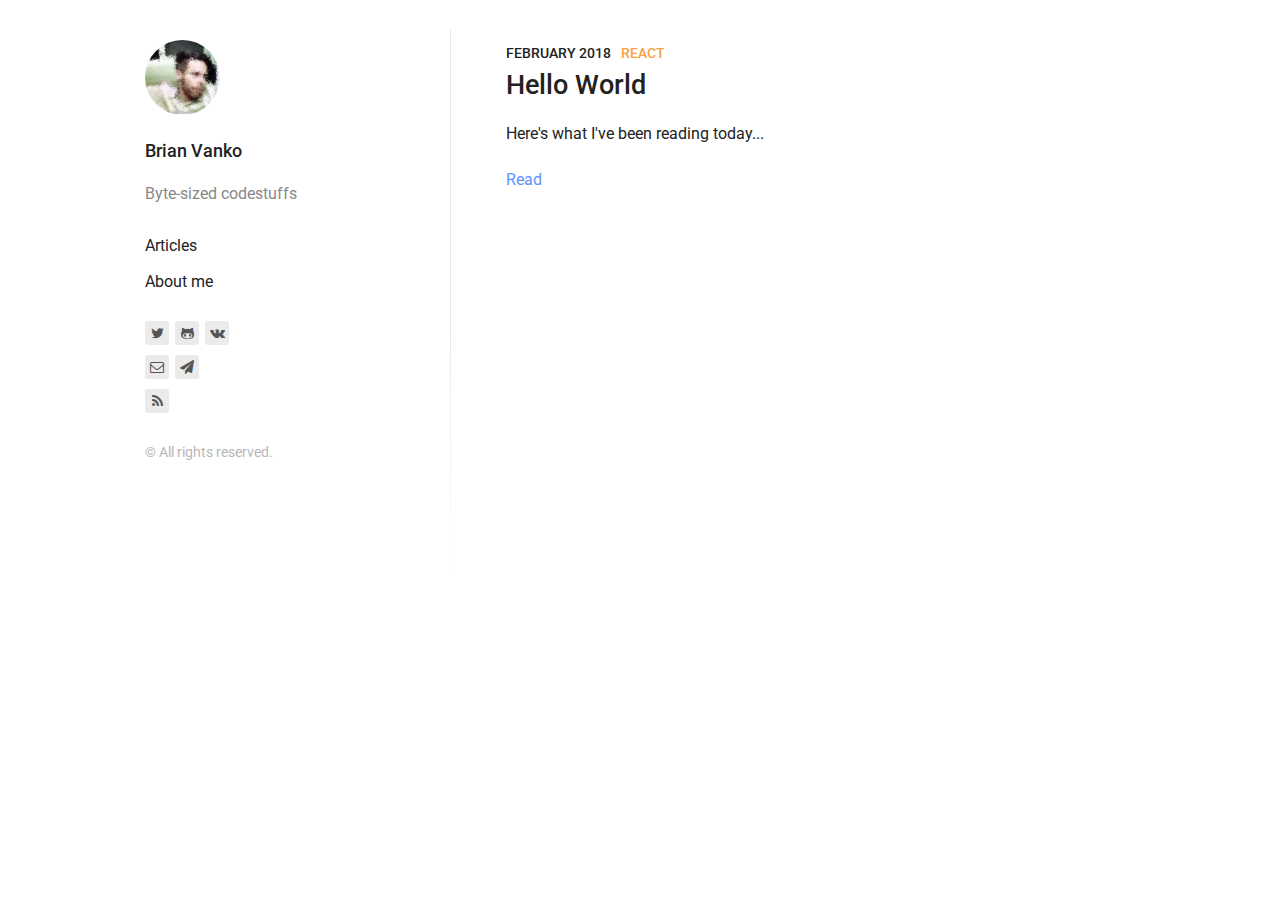
<file: index.html>
<!DOCTYPE html><html><head><meta charset="utf-8"/><meta http-equiv="x-ua-compatible" content="ie=edge"/><meta name="viewport" content="width=device-width, initial-scale=1, shrink-to-fit=no"/><link rel="preload" href="/component---src-layouts-index-jsx-e24b71f256525dbd31e0.js" as="script"/><link rel="preload" href="/component---src-pages-index-jsx-6c38fc1ad9979dc9d50f.js" as="script"/><link rel="preload" href="/path---index-827c1ba6fd247b5f77d6.js" as="script"/><link rel="preload" href="/app-4b8271ba0d4de1be4b33.js" as="script"/><link rel="preload" href="/commons-e6c54f7e67b9c391dbc8.js" as="script"/><link rel="alternate" type="application/rss+xml" href="/rss.xml"/><link href="https://fonts.googleapis.com/css?family=Roboto:400,400i,500,700" rel="stylesheet"/><link rel="sitemap" type="application/xml" href="/sitemap.xml"/><title data-react-helmet="true">Blog by Brian Vanko</title><meta data-react-helmet="true" name="description" content="Byte-sized codestuffs"/><style id="gatsby-inlined-css">/*! normalize.css v5.0.0 | MIT License | github.com/necolas/normalize.css */html{font-family:sans-serif;line-height:1.15;-ms-text-size-adjust:100%;-webkit-text-size-adjust:100%}body{margin:0}article,aside,footer,header,nav,section{display:block}h1{font-size:2em;margin:.67em 0}figcaption,figure,main{display:block}figure{margin:1em 2.5rem}hr{box-sizing:content-box;height:0;overflow:visible}pre{font-family:monospace,monospace;font-size:1em}a{background-color:transparent;-webkit-text-decoration-skip:objects}a:active,a:hover{outline-width:0}abbr[title]{border-bottom:none;text-decoration:underline;text-decoration:underline dotted}b,strong{font-weight:inherit;font-weight:bolder}code,kbd,samp{font-family:monospace,monospace;font-size:1em}dfn{font-style:italic}mark{background-color:#ff0;color:#000}small{font-size:80%}sub,sup{font-size:75%;line-height:0;position:relative;vertical-align:baseline}sub{bottom:-.25em}sup{top:-.5em}audio,video{display:inline-block}audio:not([controls]){display:none;height:0}img{border-style:none}svg:not(:root){overflow:hidden}button,input,optgroup,select,textarea{font-family:sans-serif;font-size:100%;line-height:1.15;margin:0}button,input{overflow:visible}button,select{text-transform:none}[type=reset],[type=submit],button,html [type=button]{-webkit-appearance:button}[type=button]::-moz-focus-inner,[type=reset]::-moz-focus-inner,[type=submit]::-moz-focus-inner,button::-moz-focus-inner{border-style:none;padding:0}[type=button]:-moz-focusring,[type=reset]:-moz-focusring,[type=submit]:-moz-focusring,button:-moz-focusring{outline:1px dotted ButtonText}fieldset{border:1px solid silver;margin:0 .125rem;padding:.35em .625em .75em}legend{box-sizing:border-box;color:inherit;display:table;max-width:100%;padding:0;white-space:normal}progress{display:inline-block;vertical-align:baseline}textarea{overflow:auto}[type=checkbox],[type=radio]{box-sizing:border-box;padding:0}[type=number]::-webkit-inner-spin-button,[type=number]::-webkit-outer-spin-button{height:auto}[type=search]{-webkit-appearance:textfield;outline-offset:-2px}[type=search]::-webkit-search-cancel-button,[type=search]::-webkit-search-decoration{-webkit-appearance:none}::-webkit-file-upload-button{-webkit-appearance:button;font:inherit}details,menu{display:block}summary{display:list-item}canvas{display:inline-block}[hidden],template{display:none}html{font-size:100}body{color:#222;line-height:1.625;font-size:1rem;-ms-text-size-adjust:100%;-webkit-text-size-adjust:100%;text-rendering:optimizeLegibility;-webkit-font-smoothing:antialiased;-moz-osx-font-smoothing:grayscale}body,h1,h2,h3,h4,h5,h6{font-family:Roboto,Helvetica Neue,Helvetica,Arial,sans-serif}h1,h2,h3,h4,h5,h6{font-weight:500}h1{font-size:2.5rem;line-height:3.25rem;margin-top:6.5rem;margin-bottom:1.625rem}h2{font-size:1.6875rem;line-height:2.4375rem}h2,h3{margin-top:3.25rem;margin-bottom:.8125rem}h3{font-size:1.375rem;line-height:1.625rem}h4{font-size:1.2rem;margin-top:2.4375rem}h4,h5{line-height:1.625rem;margin-bottom:.8125rem}h5,h6{font-size:1rem;margin-top:4.0625rem}h6{line-height:1.625rem;margin-bottom:.8125rem}img{max-width:100%;margin:inherit auto}hr,img{border:0;display:block}hr{color:#222;height:26px;margin:3.25rem auto;background-size:100% 26px;background-image:linear-gradient(180deg,transparent 1px,transparent 11px,#222 0,#222 15px,transparent 0,transparent 26px);width:6.25rem}a{color:#5d93ff;text-decoration:none}a:active,a:focus,a:hover{color:#f7a046}b,strong{font-weight:500}ul{list-style:square;margin-bottom:1.625rem}ul li{padding:0 .3125rem;margin-bottom:.625rem}p{line-height:1.625rem;margin-bottom:1.625rem}blockquote{padding:0;font-style:italic;text-align:center}figure{display:block;width:100%;height:auto}figcaption{line-height:1.21875rem;margin-top:.40625rem;color:#222;font-size:.875rem;font-style:italic;margin-bottom:0;text-align:center}.layout{max-width:66.875rem;margin-left:auto;margin-right:auto}.layout:after,.layout:before{content:"";display:table}.layout:after{clear:both}.content__inner{padding:1.5625rem 1.25rem}@media screen and (min-width:685px){figure.float-left,figure.float-right{max-width:19.375rem;padding:0 1.625rem}.float-right{float:right}.float-left{float:left}.content{width:calc(99.9% * 7/12 - 0.78125rem)}.content:nth-child(1n){float:left;margin-right:1.875rem;clear:none}.content:last-child{margin-right:0}.content:nth-child(12n){margin-right:0;float:right}.content:nth-child(12n+1){clear:both}.content__inner{padding:1.875rem 1.25rem}}@media screen and (min-width:960px){.content{width:calc(99.9% * 2/3 - 0.625rem)}.content:nth-child(1n){float:left;margin-right:1.875rem;clear:none}.content:last-child{margin-right:0}.content:nth-child(3n){margin-right:0;float:right}.content:nth-child(3n+1){clear:both}.content__inner{padding:2.5rem 2.1875rem}}code[class*=language-],pre[class*=language-]{color:#000;background:none;text-shadow:0 1px #fff;font-family:Consolas,Monaco,Andale Mono,Ubuntu Mono,monospace;text-align:left;white-space:pre;word-spacing:normal;word-break:normal;word-wrap:normal;line-height:1.5;-moz-tab-size:4;-o-tab-size:4;tab-size:4;-webkit-hyphens:none;-ms-hyphens:none;hyphens:none}code[class*=language-]::-moz-selection,code[class*=language-] ::-moz-selection,pre[class*=language-]::-moz-selection,pre[class*=language-] ::-moz-selection{text-shadow:none;background:#b3d4fc}code[class*=language-]::selection,code[class*=language-] ::selection,pre[class*=language-]::selection,pre[class*=language-] ::selection{text-shadow:none;background:#b3d4fc}@media print{code[class*=language-],pre[class*=language-]{text-shadow:none}}pre[class*=language-]{padding:1em;margin:.5em 0;overflow:auto}:not(pre)>code[class*=language-],pre[class*=language-]{background:#f5f2f0}:not(pre)>code[class*=language-]{padding:.1em;border-radius:.3em;white-space:normal}.token.cdata,.token.comment,.token.doctype,.token.prolog{color:#708090}.token.punctuation{color:#999}.namespace{opacity:.7}.token.boolean,.token.constant,.token.deleted,.token.number,.token.property,.token.symbol,.token.tag{color:#905}.token.attr-name,.token.builtin,.token.char,.token.inserted,.token.selector,.token.string{color:#690}.language-css .token.string,.style .token.string,.token.entity,.token.operator,.token.url{color:#a67f59;background:hsla(0,0%,100%,.5)}.token.atrule,.token.attr-value,.token.keyword{color:#07a}.token.function{color:#dd4a68}.token.important,.token.regex,.token.variable{color:#e90}.token.bold,.token.important{font-weight:700}.token.italic{font-style:italic}.token.entity{cursor:help}.tags__list-item-link{color:#222}.tags__list-item-link:focus,.tags__list-item-link:hover{color:#5d93ff;border-bottom:1px solid #5d93ff}.categories__list-item-link{color:#222}.categories__list-item-link:focus,.categories__list-item-link:hover{color:#5d93ff;border-bottom:1px solid #5d93ff}.post-single__inner{max-width:59.0625rem;padding:0 .9375rem;margin:0 auto}.post-single__title{font-size:2rem;max-width:40rem;margin:1.625rem auto 0;font-weight:600;text-align:center;line-height:2.68125rem}.post-single__body figure{margin-bottom:1.625rem}.post-single__body figure blockquote{font-style:italic;text-align:center;margin-top:0;padding:1.625rem 0}.post-single__body figure blockquote p{max-width:40rem;font-size:1.6817rem;margin-top:0;margin-bottom:1.625rem;line-height:2.4375rem}.post-single__body a{text-decoration:underline}.post-single__body .gatsby-highlight{max-width:40rem;margin-left:.9375rem;margin-right:.9375rem;margin-bottom:1.625rem}.post-single__body :not(div){max-width:40rem;margin-left:auto;margin-right:auto}.post-single__footer{max-width:40rem;margin:1.625rem .9375rem 3.25rem;line-height:1.625rem}.post-single__footer-text a{text-decoration:underline}.post-single__date{max-width:40rem;margin-left:auto;margin-right:auto}.post-single__tags{margin-bottom:.8125rem}.post-single__tags-list{list-style:none;margin:0 -.3125rem;padding:0}.post-single__tags-list-item{display:inline-block;margin:.625rem .3125rem}.post-single__tags-list-item-link{background:#ebebeb;text-decoration:none;border:0;border-radius:.1875rem;color:#555;line-height:1.625;padding:.5rem 1rem}.post-single__tags-list-item-link:focus,.post-single__tags-list-item-link:hover{color:#222;background:#dfdfdf;border:0}.post-single__home-button{display:block;margin-left:auto;margin-right:auto;max-width:5.625rem;font-size:1rem;padding:0 1rem;height:35px;line-height:2.1875rem;text-align:center;color:#555;background:#ebebeb;font-weight:400;border-radius:.1875rem;margin-top:1.625rem}.post-single__home-button:focus,.post-single__home-button:hover{color:#222;background:#dfdfdf;border:0}@media screen and (min-width:685px){.post-single__body .gatsby-highlight,.post-single__footer{margin-left:auto;margin-right:auto}}@media screen and (min-width:960px){.post-single__inner{padding:0}.post-single__title{font-size:3rem;line-height:3.65625rem;margin-top:3.65625rem;margin-bottom:2.4375rem}.post-single__body,.post-single__body p{font-size:1.125rem;line-height:1.82813rem;margin-bottom:1.82813rem}.post-single__home-button{position:fixed;max-width:auto;margin:0;top:30px;left:30px}}.menu{margin-bottom:1.625rem}.menu__list{list-style:none;padding:0;margin:0}.menu__list-item{padding:0;margin:.625rem 0}.menu__list-item-link{font-size:1rem;color:#222;font-weight:400;border:0}.menu__list-item-link:focus,.menu__list-item-link:hover{color:#5d93ff;border-bottom:1px solid #5d93ff}.menu__list-item-link--active{color:#222;border-bottom:1px solid #222}.links{margin-bottom:1.625rem}.links__list{display:-ms-flexbox;display:flex;list-style:none;padding:0;margin:.625rem -.1875rem}.links__list-item{padding:0;margin:0 .1875rem;height:24px;width:1.5rem;line-height:1.5rem;border-radius:.1875rem;text-align:center;background:#ebebeb}.links__list-item a{border:0}.links__list-item a i{font-size:.875rem;color:#555}.links__list-item a:focus i,.links__list-item a:hover i{color:#222}@font-face{font-family:fontello;src:url(/static/fontello.96eee913.eot);src:url(/static/fontello.96eee913.eot#iefix) format("embedded-opentype"),url(/static/fontello.07ad3c83.woff2) format("woff2"),url(/static/fontello.9aee3ebc.woff) format("woff"),url(/static/fontello.554de365.ttf) format("truetype"),url([data-uri]#fontello) format("svg");font-weight:400;font-style:normal}[class*=" icon-"]:before,[class^=icon-]:before{font-family:fontello;font-style:normal;font-weight:400;speak:none;display:inline-block;text-decoration:inherit;width:1em;margin-right:.2em;text-align:center;-webkit-font-feature-settings:normal;font-feature-settings:normal;font-variant:normal;text-transform:none;line-height:1em;margin-left:.2em;-webkit-font-smoothing:antialiased;-moz-osx-font-smoothing:grayscale}.icon-mail:before{content:"\E800"}.icon-twitter:before{content:"\F099"}.icon-facebook:before{content:"\F09A"}.icon-rss:before{content:"\F09E"}.icon-linkedin:before{content:"\F0E1"}.icon-github:before{content:"\F113"}.icon-stackoverflow:before{content:"\F16C"}.icon-instagram:before{content:"\F16D"}.icon-tumblr:before{content:"\F173"}.icon-dribbble:before{content:"\F17D"}.icon-skype:before{content:"\F17E"}.icon-vkontakte:before{content:"\F189"}.icon-slack:before{content:"\F198"}.icon-paper-plane:before{content:"\F1D8"}.icon-whatsapp:before{content:"\F232"}.icon-odnoklassniki:before{content:"\F263"}.sidebar{width:100%}.sidebar__inner{position:relative;padding:1.5625rem 1.25rem 0}.sidebar__author-photo{display:inline-block;margin-bottom:0;border-radius:50%;background-clip:padding-box}.sidebar__author-title{font-size:1.125rem;font-weight:500;line-height:1.82813rem;margin:.8125rem 0}.sidebar__author-title-link,.sidebar__author-title-link:focus,.sidebar__author-title-link:hover{color:#222}.sidebar__author-subtitle{color:#888;line-height:1.625rem;margin-bottom:1.625rem}.sidebar__copyright{color:#b6b6b6;font-size:.875rem}@media screen and (min-width:685px){.sidebar{width:calc(99.9% * 5/12 - 1.09375rem)}.sidebar:nth-child(1n){float:left;margin-right:1.875rem;clear:none}.sidebar:last-child{margin-right:0}.sidebar:nth-child(12n){margin-right:0;float:right}.sidebar:nth-child(12n+1){clear:both}.sidebar__inner{padding:1.875rem 1.25rem 0}.sidebar__inner:after{background:#e6e6e6;background:linear-gradient(180deg,#e6e6e6 0,#e6e6e6 48%,#fff);position:absolute;content:"";width:.0625rem;height:540px;top:30px;right:-10px;bottom:0}}@media screen and (min-width:960px){.sidebar{width:calc(99.9% * 1/3 - 1.25rem)}.sidebar:nth-child(1n){float:left;margin-right:1.875rem;clear:none}.sidebar:last-child{margin-right:0}.sidebar:nth-child(3n){margin-right:0;float:right}.sidebar:nth-child(3n+1){clear:both}.sidebar__inner{padding:2.5rem}}.post{margin-bottom:2.03125rem}.post:last-child,.post__title{margin-bottom:.8125rem}.post__title{font-size:1.6875rem;line-height:2.4375rem;margin-top:0}.post__title-link{color:#222}.post__title-link:focus,.post__title-link:hover{color:#222;border-bottom:1px solid #222}.post__description{font-size:1rem;line-height:1.625rem;margin-bottom:1.21875rem}.post__meta-time{font-size:.875rem;color:#222;font-weight:500;text-transform:uppercase}.post__meta-divider{margin:0 .3125rem}.post__meta-category-link{font-size:.875rem;color:#f7a046;font-weight:500;text-transform:uppercase}.post__meta-category-link:focus,.post__meta-category-link:hover{color:#5d93ff}.post__readmore{font-size:1rem;color:#5d93ff}.post__readmore:focus,.post__readmore:hover{color:#5d93ff;border-bottom:1px solid #5d93ff}.page{margin-bottom:3.25rem}.page__title{font-size:2.5rem;font-weight:500;line-height:3.25rem;margin-top:0;margin-bottom:2.35625rem}.page__body{font-size:1rem;line-height:1.625rem;margin:0 0 1.625rem}</style></head><body><div id="___gatsby"><div class="layout" data-reactroot="" data-reactid="1" data-react-checksum="879630295"><!-- react-empty: 2 --><div data-reactid="3"><!-- react-empty: 4 --><div class="sidebar" data-reactid="5"><div class="sidebar__inner" data-reactid="6"><div class="sidebar__author" data-reactid="7"><div data-reactid="8"><a href="/" data-reactid="9"><img src="/static/me.9c000a6d.jpg" class="sidebar__author-photo" width="75" height="75" alt="Brian Vanko" data-reactid="10"/></a><h1 class="sidebar__author-title" data-reactid="11"><a class="sidebar__author-title-link" href="/" data-reactid="12">Brian Vanko</a></h1><p class="sidebar__author-subtitle" data-reactid="13">Byte-sized codestuffs</p></div></div><div data-reactid="14"><nav class="menu" data-reactid="15"><ul class="menu__list" data-reactid="16"><li class="menu__list-item" data-reactid="17"><a class="menu__list-item-link menu__list-item-link menu__list-item-link--active" aria-current="true" href="/" data-reactid="18">Articles</a></li><li class="menu__list-item" data-reactid="19"><a class="menu__list-item-link" aria-current="false" href="/about/" data-reactid="20">About me</a></li></ul></nav><div class="links" data-reactid="21"><ul class="links__list" data-reactid="22"><li class="links__list-item" data-reactid="23"><a href="https://www.twitter.com/#" target="_blank" data-reactid="24"><i class="icon-twitter" data-reactid="25"></i></a></li><li class="links__list-item" data-reactid="26"><a href="https://www.github.com/#" target="_blank" data-reactid="27"><i class="icon-github" data-reactid="28"></i></a></li><li class="links__list-item" data-reactid="29"><a href="https://www.vk.com/#" target="_blank" data-reactid="30"><i class="icon-vkontakte" data-reactid="31"></i></a></li></ul><ul class="links__list" data-reactid="32"><li class="links__list-item" data-reactid="33"><a href="mailto:#" data-reactid="34"><i class="icon-mail" data-reactid="35"></i></a></li><li class="links__list-item" data-reactid="36"><a href="telegram:#" data-reactid="37"><i class="icon-paper-plane" data-reactid="38"></i></a></li></ul><ul class="links__list" data-reactid="39"><li class="links__list-item" data-reactid="40"><a href="#" data-reactid="41"><i class="icon-rss" data-reactid="42"></i></a></li></ul></div><p class="sidebar__copyright" data-reactid="43">© All rights reserved.</p></div></div></div><div class="content" data-reactid="44"><div class="content__inner" data-reactid="45"><div class="post" data-reactid="46"><div class="post__meta" data-reactid="47"><time class="post__meta-time" datetime="February 8, 2018" data-reactid="48">February 2018</time><span class="post__meta-divider" data-reactid="49"></span><span class="post__meta-category" data-reactid="50"><a class="post__meta-category-link" href="/categories/react/" data-reactid="51">React</a></span></div><h2 class="post__title" data-reactid="52"><a class="post__title-link" href="/posts/things-i-like/" data-reactid="53">Hello World</a></h2><p class="post__description" data-reactid="54">Here&#x27;s what I&#x27;ve been reading today...</p><a class="post__readmore" href="/posts/things-i-like/" data-reactid="55">Read</a></div></div></div></div></div></div><script id="webpack-manifest">/*<![CDATA[*/window.webpackManifest={"231608221292675":"app-4b8271ba0d4de1be4b33.js","108009296967943":"component---src-templates-post-template-jsx-2f9681c92a2209f62036.js","2638498282051":"component---src-templates-tag-template-jsx-ed5d90d698ceea63ea43.js","90179704293519":"component---src-templates-category-template-jsx-b755cb17ab99eccccdc1.js","11305920230724":"component---src-templates-page-template-jsx-994fa15cdac2f9049e27.js","183328146348521":"component---src-pages-404-jsx-3d0441dd1a11b2f3a35b.js","142542727794042":"component---src-pages-categories-jsx-dc892dc56898ecd4183e.js","213534597649335":"component---src-pages-index-jsx-6c38fc1ad9979dc9d50f.js","36530248567819":"component---src-pages-tags-jsx-e1306667a369780294ff.js","60335399758886":"path----557518bd178906f8d58a.js","52302114483981":"path---posts-things-i-like-21f6538748f401599002.js","84586273293571":"path---tags-react-fd527f11a4a195399d8a.js","67335324583948":"path---tags-javascript-27c400e030e99523fe1a.js","255799979390459":"path---tags-code-b1dad94b8b482cc75e7a.js","30909594585211":"path---tags-serverless-7b5f79aef3691aab2abc.js","180824789067976":"path---categories-react-36cc2bc82fa03f6a0703.js","184662623972074":"path---contact-ee7745d7ade45e98e145.js","273950069227526":"path---about-a1bd32f404bac45a890d.js","254022195166212":"path---404-b218b66f9aa4c9c03343.js","30875753179511":"path---categories-ac12d314008d9e6e71c6.js","142629428675168":"path---index-827c1ba6fd247b5f77d6.js","55702396619907":"path---tags-0b3f2f700c13f8e9fda9.js","178698757827068":"path---404-html-b218b66f9aa4c9c03343.js","79611799117203":"component---src-layouts-index-jsx-e24b71f256525dbd31e0.js"}/*]]>*/</script><script>
  
  (function(i,s,o,g,r,a,m){i['GoogleAnalyticsObject']=r;i[r]=i[r]||function(){
  (i[r].q=i[r].q||[]).push(arguments)},i[r].l=1*new Date();a=s.createElement(o),
  m=s.getElementsByTagName(o)[0];a.async=1;a.src=g;m.parentNode.insertBefore(a,m)
  })(window,document,'script','https://www.google-analytics.com/analytics.js','ga');

  ga('create', '', 'auto');
  </script><script>/*<![CDATA[*/!function(e,t,r){function n(){for(;d[0]&&"loaded"==d[0][f];)c=d.shift(),c[o]=!i.parentNode.insertBefore(c,i)}for(var s,a,c,d=[],i=e.scripts[0],o="onreadystatechange",f="readyState";s=r.shift();)a=e.createElement(t),"async"in i?(a.async=!1,e.head.appendChild(a)):i[f]?(d.push(a),a[o]=n):e.write("<"+t+' src="'+s+'" defer></'+t+">"),a.src=s}(document,"script",["/commons-e6c54f7e67b9c391dbc8.js","/app-4b8271ba0d4de1be4b33.js","/path---index-827c1ba6fd247b5f77d6.js","/component---src-pages-index-jsx-6c38fc1ad9979dc9d50f.js","/component---src-layouts-index-jsx-e24b71f256525dbd31e0.js"])/*]]>*/</script></body></html>
</file>
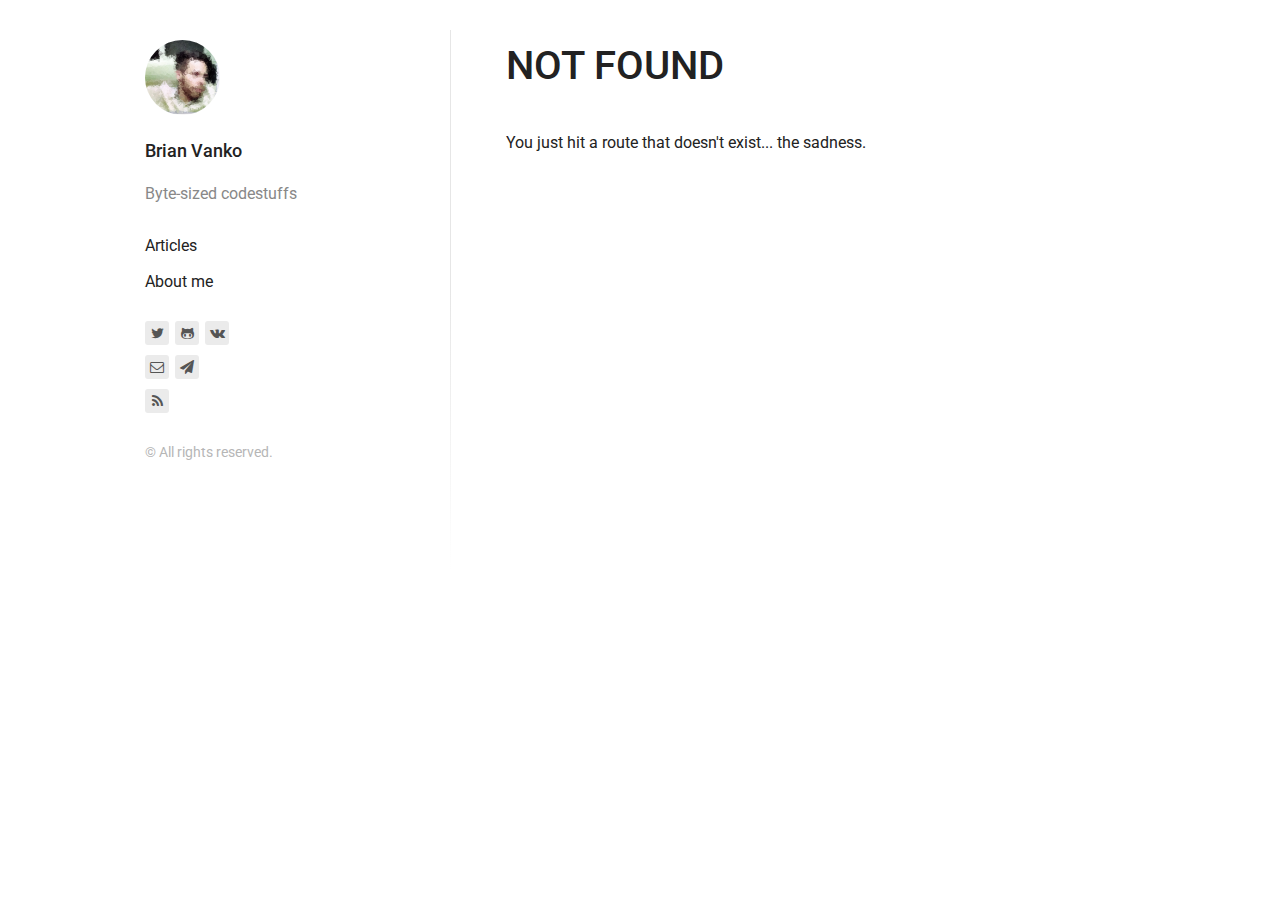
<file: 404/index.html>
<!DOCTYPE html><html><head><meta charset="utf-8"/><meta http-equiv="x-ua-compatible" content="ie=edge"/><meta name="viewport" content="width=device-width, initial-scale=1, shrink-to-fit=no"/><link rel="preload" href="/component---src-layouts-index-jsx-e24b71f256525dbd31e0.js" as="script"/><link rel="preload" href="/component---src-pages-404-jsx-3d0441dd1a11b2f3a35b.js" as="script"/><link rel="preload" href="/path---404-b218b66f9aa4c9c03343.js" as="script"/><link rel="preload" href="/app-4b8271ba0d4de1be4b33.js" as="script"/><link rel="preload" href="/commons-e6c54f7e67b9c391dbc8.js" as="script"/><link rel="alternate" type="application/rss+xml" href="/rss.xml"/><link href="https://fonts.googleapis.com/css?family=Roboto:400,400i,500,700" rel="stylesheet"/><link rel="sitemap" type="application/xml" href="/sitemap.xml"/><title data-react-helmet="true">Code blog</title><style id="gatsby-inlined-css">/*! normalize.css v5.0.0 | MIT License | github.com/necolas/normalize.css */html{font-family:sans-serif;line-height:1.15;-ms-text-size-adjust:100%;-webkit-text-size-adjust:100%}body{margin:0}article,aside,footer,header,nav,section{display:block}h1{font-size:2em;margin:.67em 0}figcaption,figure,main{display:block}figure{margin:1em 2.5rem}hr{box-sizing:content-box;height:0;overflow:visible}pre{font-family:monospace,monospace;font-size:1em}a{background-color:transparent;-webkit-text-decoration-skip:objects}a:active,a:hover{outline-width:0}abbr[title]{border-bottom:none;text-decoration:underline;text-decoration:underline dotted}b,strong{font-weight:inherit;font-weight:bolder}code,kbd,samp{font-family:monospace,monospace;font-size:1em}dfn{font-style:italic}mark{background-color:#ff0;color:#000}small{font-size:80%}sub,sup{font-size:75%;line-height:0;position:relative;vertical-align:baseline}sub{bottom:-.25em}sup{top:-.5em}audio,video{display:inline-block}audio:not([controls]){display:none;height:0}img{border-style:none}svg:not(:root){overflow:hidden}button,input,optgroup,select,textarea{font-family:sans-serif;font-size:100%;line-height:1.15;margin:0}button,input{overflow:visible}button,select{text-transform:none}[type=reset],[type=submit],button,html [type=button]{-webkit-appearance:button}[type=button]::-moz-focus-inner,[type=reset]::-moz-focus-inner,[type=submit]::-moz-focus-inner,button::-moz-focus-inner{border-style:none;padding:0}[type=button]:-moz-focusring,[type=reset]:-moz-focusring,[type=submit]:-moz-focusring,button:-moz-focusring{outline:1px dotted ButtonText}fieldset{border:1px solid silver;margin:0 .125rem;padding:.35em .625em .75em}legend{box-sizing:border-box;color:inherit;display:table;max-width:100%;padding:0;white-space:normal}progress{display:inline-block;vertical-align:baseline}textarea{overflow:auto}[type=checkbox],[type=radio]{box-sizing:border-box;padding:0}[type=number]::-webkit-inner-spin-button,[type=number]::-webkit-outer-spin-button{height:auto}[type=search]{-webkit-appearance:textfield;outline-offset:-2px}[type=search]::-webkit-search-cancel-button,[type=search]::-webkit-search-decoration{-webkit-appearance:none}::-webkit-file-upload-button{-webkit-appearance:button;font:inherit}details,menu{display:block}summary{display:list-item}canvas{display:inline-block}[hidden],template{display:none}html{font-size:100}body{color:#222;line-height:1.625;font-size:1rem;-ms-text-size-adjust:100%;-webkit-text-size-adjust:100%;text-rendering:optimizeLegibility;-webkit-font-smoothing:antialiased;-moz-osx-font-smoothing:grayscale}body,h1,h2,h3,h4,h5,h6{font-family:Roboto,Helvetica Neue,Helvetica,Arial,sans-serif}h1,h2,h3,h4,h5,h6{font-weight:500}h1{font-size:2.5rem;line-height:3.25rem;margin-top:6.5rem;margin-bottom:1.625rem}h2{font-size:1.6875rem;line-height:2.4375rem}h2,h3{margin-top:3.25rem;margin-bottom:.8125rem}h3{font-size:1.375rem;line-height:1.625rem}h4{font-size:1.2rem;margin-top:2.4375rem}h4,h5{line-height:1.625rem;margin-bottom:.8125rem}h5,h6{font-size:1rem;margin-top:4.0625rem}h6{line-height:1.625rem;margin-bottom:.8125rem}img{max-width:100%;margin:inherit auto}hr,img{border:0;display:block}hr{color:#222;height:26px;margin:3.25rem auto;background-size:100% 26px;background-image:linear-gradient(180deg,transparent 1px,transparent 11px,#222 0,#222 15px,transparent 0,transparent 26px);width:6.25rem}a{color:#5d93ff;text-decoration:none}a:active,a:focus,a:hover{color:#f7a046}b,strong{font-weight:500}ul{list-style:square;margin-bottom:1.625rem}ul li{padding:0 .3125rem;margin-bottom:.625rem}p{line-height:1.625rem;margin-bottom:1.625rem}blockquote{padding:0;font-style:italic;text-align:center}figure{display:block;width:100%;height:auto}figcaption{line-height:1.21875rem;margin-top:.40625rem;color:#222;font-size:.875rem;font-style:italic;margin-bottom:0;text-align:center}.layout{max-width:66.875rem;margin-left:auto;margin-right:auto}.layout:after,.layout:before{content:"";display:table}.layout:after{clear:both}.content__inner{padding:1.5625rem 1.25rem}@media screen and (min-width:685px){figure.float-left,figure.float-right{max-width:19.375rem;padding:0 1.625rem}.float-right{float:right}.float-left{float:left}.content{width:calc(99.9% * 7/12 - 0.78125rem)}.content:nth-child(1n){float:left;margin-right:1.875rem;clear:none}.content:last-child{margin-right:0}.content:nth-child(12n){margin-right:0;float:right}.content:nth-child(12n+1){clear:both}.content__inner{padding:1.875rem 1.25rem}}@media screen and (min-width:960px){.content{width:calc(99.9% * 2/3 - 0.625rem)}.content:nth-child(1n){float:left;margin-right:1.875rem;clear:none}.content:last-child{margin-right:0}.content:nth-child(3n){margin-right:0;float:right}.content:nth-child(3n+1){clear:both}.content__inner{padding:2.5rem 2.1875rem}}code[class*=language-],pre[class*=language-]{color:#000;background:none;text-shadow:0 1px #fff;font-family:Consolas,Monaco,Andale Mono,Ubuntu Mono,monospace;text-align:left;white-space:pre;word-spacing:normal;word-break:normal;word-wrap:normal;line-height:1.5;-moz-tab-size:4;-o-tab-size:4;tab-size:4;-webkit-hyphens:none;-ms-hyphens:none;hyphens:none}code[class*=language-]::-moz-selection,code[class*=language-] ::-moz-selection,pre[class*=language-]::-moz-selection,pre[class*=language-] ::-moz-selection{text-shadow:none;background:#b3d4fc}code[class*=language-]::selection,code[class*=language-] ::selection,pre[class*=language-]::selection,pre[class*=language-] ::selection{text-shadow:none;background:#b3d4fc}@media print{code[class*=language-],pre[class*=language-]{text-shadow:none}}pre[class*=language-]{padding:1em;margin:.5em 0;overflow:auto}:not(pre)>code[class*=language-],pre[class*=language-]{background:#f5f2f0}:not(pre)>code[class*=language-]{padding:.1em;border-radius:.3em;white-space:normal}.token.cdata,.token.comment,.token.doctype,.token.prolog{color:#708090}.token.punctuation{color:#999}.namespace{opacity:.7}.token.boolean,.token.constant,.token.deleted,.token.number,.token.property,.token.symbol,.token.tag{color:#905}.token.attr-name,.token.builtin,.token.char,.token.inserted,.token.selector,.token.string{color:#690}.language-css .token.string,.style .token.string,.token.entity,.token.operator,.token.url{color:#a67f59;background:hsla(0,0%,100%,.5)}.token.atrule,.token.attr-value,.token.keyword{color:#07a}.token.function{color:#dd4a68}.token.important,.token.regex,.token.variable{color:#e90}.token.bold,.token.important{font-weight:700}.token.italic{font-style:italic}.token.entity{cursor:help}.tags__list-item-link{color:#222}.tags__list-item-link:focus,.tags__list-item-link:hover{color:#5d93ff;border-bottom:1px solid #5d93ff}.categories__list-item-link{color:#222}.categories__list-item-link:focus,.categories__list-item-link:hover{color:#5d93ff;border-bottom:1px solid #5d93ff}.post-single__inner{max-width:59.0625rem;padding:0 .9375rem;margin:0 auto}.post-single__title{font-size:2rem;max-width:40rem;margin:1.625rem auto 0;font-weight:600;text-align:center;line-height:2.68125rem}.post-single__body figure{margin-bottom:1.625rem}.post-single__body figure blockquote{font-style:italic;text-align:center;margin-top:0;padding:1.625rem 0}.post-single__body figure blockquote p{max-width:40rem;font-size:1.6817rem;margin-top:0;margin-bottom:1.625rem;line-height:2.4375rem}.post-single__body a{text-decoration:underline}.post-single__body .gatsby-highlight{max-width:40rem;margin-left:.9375rem;margin-right:.9375rem;margin-bottom:1.625rem}.post-single__body :not(div){max-width:40rem;margin-left:auto;margin-right:auto}.post-single__footer{max-width:40rem;margin:1.625rem .9375rem 3.25rem;line-height:1.625rem}.post-single__footer-text a{text-decoration:underline}.post-single__date{max-width:40rem;margin-left:auto;margin-right:auto}.post-single__tags{margin-bottom:.8125rem}.post-single__tags-list{list-style:none;margin:0 -.3125rem;padding:0}.post-single__tags-list-item{display:inline-block;margin:.625rem .3125rem}.post-single__tags-list-item-link{background:#ebebeb;text-decoration:none;border:0;border-radius:.1875rem;color:#555;line-height:1.625;padding:.5rem 1rem}.post-single__tags-list-item-link:focus,.post-single__tags-list-item-link:hover{color:#222;background:#dfdfdf;border:0}.post-single__home-button{display:block;margin-left:auto;margin-right:auto;max-width:5.625rem;font-size:1rem;padding:0 1rem;height:35px;line-height:2.1875rem;text-align:center;color:#555;background:#ebebeb;font-weight:400;border-radius:.1875rem;margin-top:1.625rem}.post-single__home-button:focus,.post-single__home-button:hover{color:#222;background:#dfdfdf;border:0}@media screen and (min-width:685px){.post-single__body .gatsby-highlight,.post-single__footer{margin-left:auto;margin-right:auto}}@media screen and (min-width:960px){.post-single__inner{padding:0}.post-single__title{font-size:3rem;line-height:3.65625rem;margin-top:3.65625rem;margin-bottom:2.4375rem}.post-single__body,.post-single__body p{font-size:1.125rem;line-height:1.82813rem;margin-bottom:1.82813rem}.post-single__home-button{position:fixed;max-width:auto;margin:0;top:30px;left:30px}}.menu{margin-bottom:1.625rem}.menu__list{list-style:none;padding:0;margin:0}.menu__list-item{padding:0;margin:.625rem 0}.menu__list-item-link{font-size:1rem;color:#222;font-weight:400;border:0}.menu__list-item-link:focus,.menu__list-item-link:hover{color:#5d93ff;border-bottom:1px solid #5d93ff}.menu__list-item-link--active{color:#222;border-bottom:1px solid #222}.links{margin-bottom:1.625rem}.links__list{display:-ms-flexbox;display:flex;list-style:none;padding:0;margin:.625rem -.1875rem}.links__list-item{padding:0;margin:0 .1875rem;height:24px;width:1.5rem;line-height:1.5rem;border-radius:.1875rem;text-align:center;background:#ebebeb}.links__list-item a{border:0}.links__list-item a i{font-size:.875rem;color:#555}.links__list-item a:focus i,.links__list-item a:hover i{color:#222}@font-face{font-family:fontello;src:url(/static/fontello.96eee913.eot);src:url(/static/fontello.96eee913.eot#iefix) format("embedded-opentype"),url(/static/fontello.07ad3c83.woff2) format("woff2"),url(/static/fontello.9aee3ebc.woff) format("woff"),url(/static/fontello.554de365.ttf) format("truetype"),url([data-uri]#fontello) format("svg");font-weight:400;font-style:normal}[class*=" icon-"]:before,[class^=icon-]:before{font-family:fontello;font-style:normal;font-weight:400;speak:none;display:inline-block;text-decoration:inherit;width:1em;margin-right:.2em;text-align:center;-webkit-font-feature-settings:normal;font-feature-settings:normal;font-variant:normal;text-transform:none;line-height:1em;margin-left:.2em;-webkit-font-smoothing:antialiased;-moz-osx-font-smoothing:grayscale}.icon-mail:before{content:"\E800"}.icon-twitter:before{content:"\F099"}.icon-facebook:before{content:"\F09A"}.icon-rss:before{content:"\F09E"}.icon-linkedin:before{content:"\F0E1"}.icon-github:before{content:"\F113"}.icon-stackoverflow:before{content:"\F16C"}.icon-instagram:before{content:"\F16D"}.icon-tumblr:before{content:"\F173"}.icon-dribbble:before{content:"\F17D"}.icon-skype:before{content:"\F17E"}.icon-vkontakte:before{content:"\F189"}.icon-slack:before{content:"\F198"}.icon-paper-plane:before{content:"\F1D8"}.icon-whatsapp:before{content:"\F232"}.icon-odnoklassniki:before{content:"\F263"}.sidebar{width:100%}.sidebar__inner{position:relative;padding:1.5625rem 1.25rem 0}.sidebar__author-photo{display:inline-block;margin-bottom:0;border-radius:50%;background-clip:padding-box}.sidebar__author-title{font-size:1.125rem;font-weight:500;line-height:1.82813rem;margin:.8125rem 0}.sidebar__author-title-link,.sidebar__author-title-link:focus,.sidebar__author-title-link:hover{color:#222}.sidebar__author-subtitle{color:#888;line-height:1.625rem;margin-bottom:1.625rem}.sidebar__copyright{color:#b6b6b6;font-size:.875rem}@media screen and (min-width:685px){.sidebar{width:calc(99.9% * 5/12 - 1.09375rem)}.sidebar:nth-child(1n){float:left;margin-right:1.875rem;clear:none}.sidebar:last-child{margin-right:0}.sidebar:nth-child(12n){margin-right:0;float:right}.sidebar:nth-child(12n+1){clear:both}.sidebar__inner{padding:1.875rem 1.25rem 0}.sidebar__inner:after{background:#e6e6e6;background:linear-gradient(180deg,#e6e6e6 0,#e6e6e6 48%,#fff);position:absolute;content:"";width:.0625rem;height:540px;top:30px;right:-10px;bottom:0}}@media screen and (min-width:960px){.sidebar{width:calc(99.9% * 1/3 - 1.25rem)}.sidebar:nth-child(1n){float:left;margin-right:1.875rem;clear:none}.sidebar:last-child{margin-right:0}.sidebar:nth-child(3n){margin-right:0;float:right}.sidebar:nth-child(3n+1){clear:both}.sidebar__inner{padding:2.5rem}}.post{margin-bottom:2.03125rem}.post:last-child,.post__title{margin-bottom:.8125rem}.post__title{font-size:1.6875rem;line-height:2.4375rem;margin-top:0}.post__title-link{color:#222}.post__title-link:focus,.post__title-link:hover{color:#222;border-bottom:1px solid #222}.post__description{font-size:1rem;line-height:1.625rem;margin-bottom:1.21875rem}.post__meta-time{font-size:.875rem;color:#222;font-weight:500;text-transform:uppercase}.post__meta-divider{margin:0 .3125rem}.post__meta-category-link{font-size:.875rem;color:#f7a046;font-weight:500;text-transform:uppercase}.post__meta-category-link:focus,.post__meta-category-link:hover{color:#5d93ff}.post__readmore{font-size:1rem;color:#5d93ff}.post__readmore:focus,.post__readmore:hover{color:#5d93ff;border-bottom:1px solid #5d93ff}.page{margin-bottom:3.25rem}.page__title{font-size:2.5rem;font-weight:500;line-height:3.25rem;margin-top:0;margin-bottom:2.35625rem}.page__body{font-size:1rem;line-height:1.625rem;margin:0 0 1.625rem}</style></head><body><div id="___gatsby"><div class="layout" data-reactroot="" data-reactid="1" data-react-checksum="-223126979"><!-- react-empty: 2 --><div data-reactid="3"><div class="sidebar" data-reactid="4"><div class="sidebar__inner" data-reactid="5"><div class="sidebar__author" data-reactid="6"><div data-reactid="7"><a href="/" data-reactid="8"><img src="/static/me.9c000a6d.jpg" class="sidebar__author-photo" width="75" height="75" alt="Brian Vanko" data-reactid="9"/></a><h2 class="sidebar__author-title" data-reactid="10"><a class="sidebar__author-title-link" href="/" data-reactid="11">Brian Vanko</a></h2><p class="sidebar__author-subtitle" data-reactid="12">Byte-sized codestuffs</p></div></div><div data-reactid="13"><nav class="menu" data-reactid="14"><ul class="menu__list" data-reactid="15"><li class="menu__list-item" data-reactid="16"><a class="menu__list-item-link" aria-current="false" href="/" data-reactid="17">Articles</a></li><li class="menu__list-item" data-reactid="18"><a class="menu__list-item-link" aria-current="false" href="/about/" data-reactid="19">About me</a></li></ul></nav><div class="links" data-reactid="20"><ul class="links__list" data-reactid="21"><li class="links__list-item" data-reactid="22"><a href="https://www.twitter.com/#" target="_blank" data-reactid="23"><i class="icon-twitter" data-reactid="24"></i></a></li><li class="links__list-item" data-reactid="25"><a href="https://www.github.com/#" target="_blank" data-reactid="26"><i class="icon-github" data-reactid="27"></i></a></li><li class="links__list-item" data-reactid="28"><a href="https://www.vk.com/#" target="_blank" data-reactid="29"><i class="icon-vkontakte" data-reactid="30"></i></a></li></ul><ul class="links__list" data-reactid="31"><li class="links__list-item" data-reactid="32"><a href="mailto:#" data-reactid="33"><i class="icon-mail" data-reactid="34"></i></a></li><li class="links__list-item" data-reactid="35"><a href="telegram:#" data-reactid="36"><i class="icon-paper-plane" data-reactid="37"></i></a></li></ul><ul class="links__list" data-reactid="38"><li class="links__list-item" data-reactid="39"><a href="#" data-reactid="40"><i class="icon-rss" data-reactid="41"></i></a></li></ul></div><p class="sidebar__copyright" data-reactid="42">© All rights reserved.</p></div></div></div><div class="content" data-reactid="43"><div class="content__inner" data-reactid="44"><div class="page" data-reactid="45"><h1 class="page__title" data-reactid="46">NOT FOUND</h1><div class="page__body" data-reactid="47"><p data-reactid="48">You just hit a route that doesn&#x27;t exist... the sadness.</p></div></div></div></div></div></div></div><script id="webpack-manifest">/*<![CDATA[*/window.webpackManifest={"231608221292675":"app-4b8271ba0d4de1be4b33.js","108009296967943":"component---src-templates-post-template-jsx-2f9681c92a2209f62036.js","2638498282051":"component---src-templates-tag-template-jsx-ed5d90d698ceea63ea43.js","90179704293519":"component---src-templates-category-template-jsx-b755cb17ab99eccccdc1.js","11305920230724":"component---src-templates-page-template-jsx-994fa15cdac2f9049e27.js","183328146348521":"component---src-pages-404-jsx-3d0441dd1a11b2f3a35b.js","142542727794042":"component---src-pages-categories-jsx-dc892dc56898ecd4183e.js","213534597649335":"component---src-pages-index-jsx-6c38fc1ad9979dc9d50f.js","36530248567819":"component---src-pages-tags-jsx-e1306667a369780294ff.js","60335399758886":"path----557518bd178906f8d58a.js","52302114483981":"path---posts-things-i-like-21f6538748f401599002.js","84586273293571":"path---tags-react-fd527f11a4a195399d8a.js","67335324583948":"path---tags-javascript-27c400e030e99523fe1a.js","255799979390459":"path---tags-code-b1dad94b8b482cc75e7a.js","30909594585211":"path---tags-serverless-7b5f79aef3691aab2abc.js","180824789067976":"path---categories-react-36cc2bc82fa03f6a0703.js","184662623972074":"path---contact-ee7745d7ade45e98e145.js","273950069227526":"path---about-a1bd32f404bac45a890d.js","254022195166212":"path---404-b218b66f9aa4c9c03343.js","30875753179511":"path---categories-ac12d314008d9e6e71c6.js","142629428675168":"path---index-827c1ba6fd247b5f77d6.js","55702396619907":"path---tags-0b3f2f700c13f8e9fda9.js","178698757827068":"path---404-html-b218b66f9aa4c9c03343.js","79611799117203":"component---src-layouts-index-jsx-e24b71f256525dbd31e0.js"}/*]]>*/</script><script>
  
  (function(i,s,o,g,r,a,m){i['GoogleAnalyticsObject']=r;i[r]=i[r]||function(){
  (i[r].q=i[r].q||[]).push(arguments)},i[r].l=1*new Date();a=s.createElement(o),
  m=s.getElementsByTagName(o)[0];a.async=1;a.src=g;m.parentNode.insertBefore(a,m)
  })(window,document,'script','https://www.google-analytics.com/analytics.js','ga');

  ga('create', '', 'auto');
  </script><script>/*<![CDATA[*/!function(e,t,r){function n(){for(;d[0]&&"loaded"==d[0][f];)c=d.shift(),c[o]=!i.parentNode.insertBefore(c,i)}for(var s,a,c,d=[],i=e.scripts[0],o="onreadystatechange",f="readyState";s=r.shift();)a=e.createElement(t),"async"in i?(a.async=!1,e.head.appendChild(a)):i[f]?(d.push(a),a[o]=n):e.write("<"+t+' src="'+s+'" defer></'+t+">"),a.src=s}(document,"script",["/commons-e6c54f7e67b9c391dbc8.js","/app-4b8271ba0d4de1be4b33.js","/path---404-b218b66f9aa4c9c03343.js","/component---src-pages-404-jsx-3d0441dd1a11b2f3a35b.js","/component---src-layouts-index-jsx-e24b71f256525dbd31e0.js"])/*]]>*/</script></body></html>
</file>
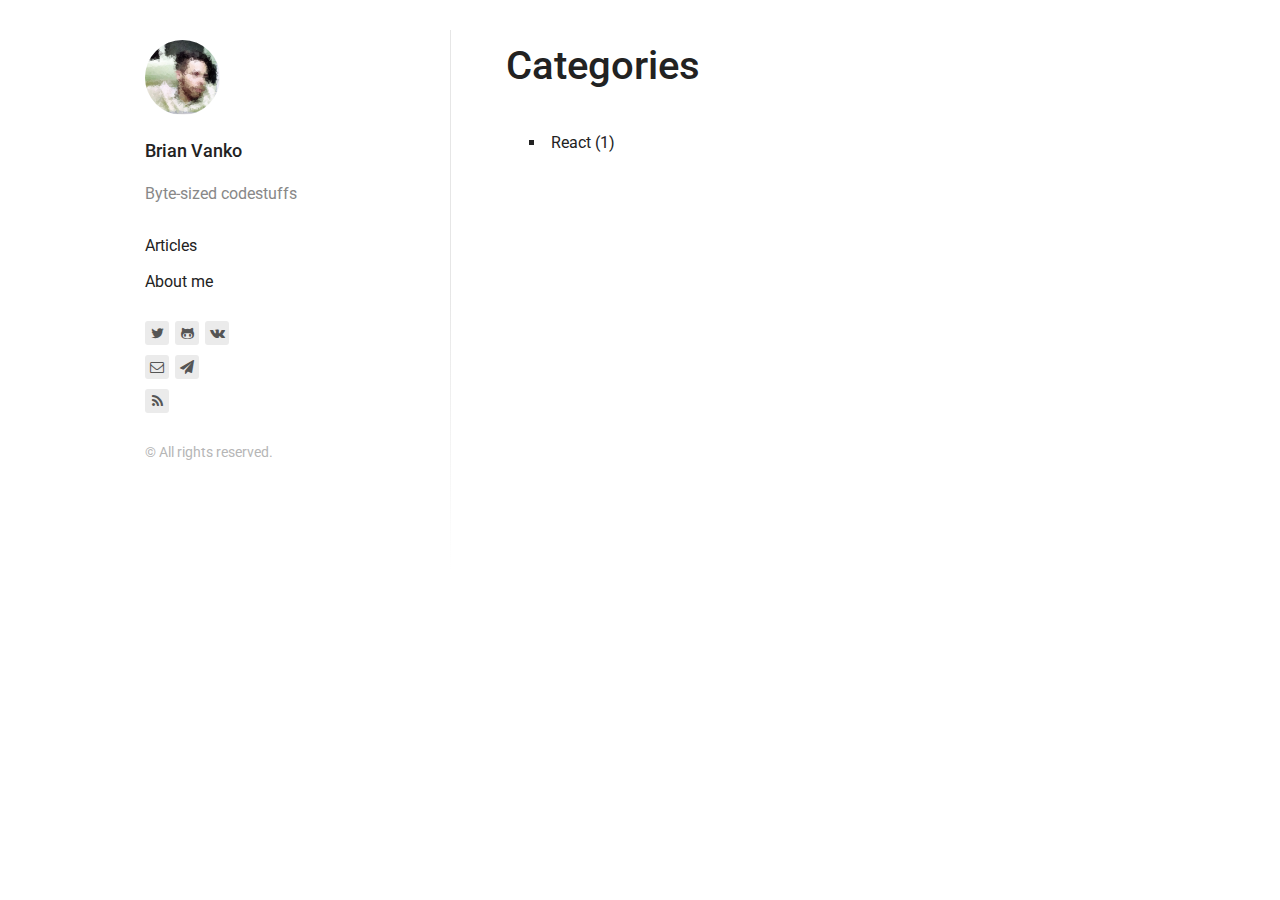
<file: categories/index.html>
<!DOCTYPE html><html><head><meta charset="utf-8"/><meta http-equiv="x-ua-compatible" content="ie=edge"/><meta name="viewport" content="width=device-width, initial-scale=1, shrink-to-fit=no"/><link rel="preload" href="/component---src-layouts-index-jsx-e24b71f256525dbd31e0.js" as="script"/><link rel="preload" href="/component---src-pages-categories-jsx-dc892dc56898ecd4183e.js" as="script"/><link rel="preload" href="/path---categories-ac12d314008d9e6e71c6.js" as="script"/><link rel="preload" href="/app-4b8271ba0d4de1be4b33.js" as="script"/><link rel="preload" href="/commons-e6c54f7e67b9c391dbc8.js" as="script"/><link rel="alternate" type="application/rss+xml" href="/rss.xml"/><link href="https://fonts.googleapis.com/css?family=Roboto:400,400i,500,700" rel="stylesheet"/><link rel="sitemap" type="application/xml" href="/sitemap.xml"/><title data-react-helmet="true">All Categories - Blog by Brian Vanko</title><style id="gatsby-inlined-css">/*! normalize.css v5.0.0 | MIT License | github.com/necolas/normalize.css */html{font-family:sans-serif;line-height:1.15;-ms-text-size-adjust:100%;-webkit-text-size-adjust:100%}body{margin:0}article,aside,footer,header,nav,section{display:block}h1{font-size:2em;margin:.67em 0}figcaption,figure,main{display:block}figure{margin:1em 2.5rem}hr{box-sizing:content-box;height:0;overflow:visible}pre{font-family:monospace,monospace;font-size:1em}a{background-color:transparent;-webkit-text-decoration-skip:objects}a:active,a:hover{outline-width:0}abbr[title]{border-bottom:none;text-decoration:underline;text-decoration:underline dotted}b,strong{font-weight:inherit;font-weight:bolder}code,kbd,samp{font-family:monospace,monospace;font-size:1em}dfn{font-style:italic}mark{background-color:#ff0;color:#000}small{font-size:80%}sub,sup{font-size:75%;line-height:0;position:relative;vertical-align:baseline}sub{bottom:-.25em}sup{top:-.5em}audio,video{display:inline-block}audio:not([controls]){display:none;height:0}img{border-style:none}svg:not(:root){overflow:hidden}button,input,optgroup,select,textarea{font-family:sans-serif;font-size:100%;line-height:1.15;margin:0}button,input{overflow:visible}button,select{text-transform:none}[type=reset],[type=submit],button,html [type=button]{-webkit-appearance:button}[type=button]::-moz-focus-inner,[type=reset]::-moz-focus-inner,[type=submit]::-moz-focus-inner,button::-moz-focus-inner{border-style:none;padding:0}[type=button]:-moz-focusring,[type=reset]:-moz-focusring,[type=submit]:-moz-focusring,button:-moz-focusring{outline:1px dotted ButtonText}fieldset{border:1px solid silver;margin:0 .125rem;padding:.35em .625em .75em}legend{box-sizing:border-box;color:inherit;display:table;max-width:100%;padding:0;white-space:normal}progress{display:inline-block;vertical-align:baseline}textarea{overflow:auto}[type=checkbox],[type=radio]{box-sizing:border-box;padding:0}[type=number]::-webkit-inner-spin-button,[type=number]::-webkit-outer-spin-button{height:auto}[type=search]{-webkit-appearance:textfield;outline-offset:-2px}[type=search]::-webkit-search-cancel-button,[type=search]::-webkit-search-decoration{-webkit-appearance:none}::-webkit-file-upload-button{-webkit-appearance:button;font:inherit}details,menu{display:block}summary{display:list-item}canvas{display:inline-block}[hidden],template{display:none}html{font-size:100}body{color:#222;line-height:1.625;font-size:1rem;-ms-text-size-adjust:100%;-webkit-text-size-adjust:100%;text-rendering:optimizeLegibility;-webkit-font-smoothing:antialiased;-moz-osx-font-smoothing:grayscale}body,h1,h2,h3,h4,h5,h6{font-family:Roboto,Helvetica Neue,Helvetica,Arial,sans-serif}h1,h2,h3,h4,h5,h6{font-weight:500}h1{font-size:2.5rem;line-height:3.25rem;margin-top:6.5rem;margin-bottom:1.625rem}h2{font-size:1.6875rem;line-height:2.4375rem}h2,h3{margin-top:3.25rem;margin-bottom:.8125rem}h3{font-size:1.375rem;line-height:1.625rem}h4{font-size:1.2rem;margin-top:2.4375rem}h4,h5{line-height:1.625rem;margin-bottom:.8125rem}h5,h6{font-size:1rem;margin-top:4.0625rem}h6{line-height:1.625rem;margin-bottom:.8125rem}img{max-width:100%;margin:inherit auto}hr,img{border:0;display:block}hr{color:#222;height:26px;margin:3.25rem auto;background-size:100% 26px;background-image:linear-gradient(180deg,transparent 1px,transparent 11px,#222 0,#222 15px,transparent 0,transparent 26px);width:6.25rem}a{color:#5d93ff;text-decoration:none}a:active,a:focus,a:hover{color:#f7a046}b,strong{font-weight:500}ul{list-style:square;margin-bottom:1.625rem}ul li{padding:0 .3125rem;margin-bottom:.625rem}p{line-height:1.625rem;margin-bottom:1.625rem}blockquote{padding:0;font-style:italic;text-align:center}figure{display:block;width:100%;height:auto}figcaption{line-height:1.21875rem;margin-top:.40625rem;color:#222;font-size:.875rem;font-style:italic;margin-bottom:0;text-align:center}.layout{max-width:66.875rem;margin-left:auto;margin-right:auto}.layout:after,.layout:before{content:"";display:table}.layout:after{clear:both}.content__inner{padding:1.5625rem 1.25rem}@media screen and (min-width:685px){figure.float-left,figure.float-right{max-width:19.375rem;padding:0 1.625rem}.float-right{float:right}.float-left{float:left}.content{width:calc(99.9% * 7/12 - 0.78125rem)}.content:nth-child(1n){float:left;margin-right:1.875rem;clear:none}.content:last-child{margin-right:0}.content:nth-child(12n){margin-right:0;float:right}.content:nth-child(12n+1){clear:both}.content__inner{padding:1.875rem 1.25rem}}@media screen and (min-width:960px){.content{width:calc(99.9% * 2/3 - 0.625rem)}.content:nth-child(1n){float:left;margin-right:1.875rem;clear:none}.content:last-child{margin-right:0}.content:nth-child(3n){margin-right:0;float:right}.content:nth-child(3n+1){clear:both}.content__inner{padding:2.5rem 2.1875rem}}code[class*=language-],pre[class*=language-]{color:#000;background:none;text-shadow:0 1px #fff;font-family:Consolas,Monaco,Andale Mono,Ubuntu Mono,monospace;text-align:left;white-space:pre;word-spacing:normal;word-break:normal;word-wrap:normal;line-height:1.5;-moz-tab-size:4;-o-tab-size:4;tab-size:4;-webkit-hyphens:none;-ms-hyphens:none;hyphens:none}code[class*=language-]::-moz-selection,code[class*=language-] ::-moz-selection,pre[class*=language-]::-moz-selection,pre[class*=language-] ::-moz-selection{text-shadow:none;background:#b3d4fc}code[class*=language-]::selection,code[class*=language-] ::selection,pre[class*=language-]::selection,pre[class*=language-] ::selection{text-shadow:none;background:#b3d4fc}@media print{code[class*=language-],pre[class*=language-]{text-shadow:none}}pre[class*=language-]{padding:1em;margin:.5em 0;overflow:auto}:not(pre)>code[class*=language-],pre[class*=language-]{background:#f5f2f0}:not(pre)>code[class*=language-]{padding:.1em;border-radius:.3em;white-space:normal}.token.cdata,.token.comment,.token.doctype,.token.prolog{color:#708090}.token.punctuation{color:#999}.namespace{opacity:.7}.token.boolean,.token.constant,.token.deleted,.token.number,.token.property,.token.symbol,.token.tag{color:#905}.token.attr-name,.token.builtin,.token.char,.token.inserted,.token.selector,.token.string{color:#690}.language-css .token.string,.style .token.string,.token.entity,.token.operator,.token.url{color:#a67f59;background:hsla(0,0%,100%,.5)}.token.atrule,.token.attr-value,.token.keyword{color:#07a}.token.function{color:#dd4a68}.token.important,.token.regex,.token.variable{color:#e90}.token.bold,.token.important{font-weight:700}.token.italic{font-style:italic}.token.entity{cursor:help}.tags__list-item-link{color:#222}.tags__list-item-link:focus,.tags__list-item-link:hover{color:#5d93ff;border-bottom:1px solid #5d93ff}.categories__list-item-link{color:#222}.categories__list-item-link:focus,.categories__list-item-link:hover{color:#5d93ff;border-bottom:1px solid #5d93ff}.post-single__inner{max-width:59.0625rem;padding:0 .9375rem;margin:0 auto}.post-single__title{font-size:2rem;max-width:40rem;margin:1.625rem auto 0;font-weight:600;text-align:center;line-height:2.68125rem}.post-single__body figure{margin-bottom:1.625rem}.post-single__body figure blockquote{font-style:italic;text-align:center;margin-top:0;padding:1.625rem 0}.post-single__body figure blockquote p{max-width:40rem;font-size:1.6817rem;margin-top:0;margin-bottom:1.625rem;line-height:2.4375rem}.post-single__body a{text-decoration:underline}.post-single__body .gatsby-highlight{max-width:40rem;margin-left:.9375rem;margin-right:.9375rem;margin-bottom:1.625rem}.post-single__body :not(div){max-width:40rem;margin-left:auto;margin-right:auto}.post-single__footer{max-width:40rem;margin:1.625rem .9375rem 3.25rem;line-height:1.625rem}.post-single__footer-text a{text-decoration:underline}.post-single__date{max-width:40rem;margin-left:auto;margin-right:auto}.post-single__tags{margin-bottom:.8125rem}.post-single__tags-list{list-style:none;margin:0 -.3125rem;padding:0}.post-single__tags-list-item{display:inline-block;margin:.625rem .3125rem}.post-single__tags-list-item-link{background:#ebebeb;text-decoration:none;border:0;border-radius:.1875rem;color:#555;line-height:1.625;padding:.5rem 1rem}.post-single__tags-list-item-link:focus,.post-single__tags-list-item-link:hover{color:#222;background:#dfdfdf;border:0}.post-single__home-button{display:block;margin-left:auto;margin-right:auto;max-width:5.625rem;font-size:1rem;padding:0 1rem;height:35px;line-height:2.1875rem;text-align:center;color:#555;background:#ebebeb;font-weight:400;border-radius:.1875rem;margin-top:1.625rem}.post-single__home-button:focus,.post-single__home-button:hover{color:#222;background:#dfdfdf;border:0}@media screen and (min-width:685px){.post-single__body .gatsby-highlight,.post-single__footer{margin-left:auto;margin-right:auto}}@media screen and (min-width:960px){.post-single__inner{padding:0}.post-single__title{font-size:3rem;line-height:3.65625rem;margin-top:3.65625rem;margin-bottom:2.4375rem}.post-single__body,.post-single__body p{font-size:1.125rem;line-height:1.82813rem;margin-bottom:1.82813rem}.post-single__home-button{position:fixed;max-width:auto;margin:0;top:30px;left:30px}}.menu{margin-bottom:1.625rem}.menu__list{list-style:none;padding:0;margin:0}.menu__list-item{padding:0;margin:.625rem 0}.menu__list-item-link{font-size:1rem;color:#222;font-weight:400;border:0}.menu__list-item-link:focus,.menu__list-item-link:hover{color:#5d93ff;border-bottom:1px solid #5d93ff}.menu__list-item-link--active{color:#222;border-bottom:1px solid #222}.links{margin-bottom:1.625rem}.links__list{display:-ms-flexbox;display:flex;list-style:none;padding:0;margin:.625rem -.1875rem}.links__list-item{padding:0;margin:0 .1875rem;height:24px;width:1.5rem;line-height:1.5rem;border-radius:.1875rem;text-align:center;background:#ebebeb}.links__list-item a{border:0}.links__list-item a i{font-size:.875rem;color:#555}.links__list-item a:focus i,.links__list-item a:hover i{color:#222}@font-face{font-family:fontello;src:url(/static/fontello.96eee913.eot);src:url(/static/fontello.96eee913.eot#iefix) format("embedded-opentype"),url(/static/fontello.07ad3c83.woff2) format("woff2"),url(/static/fontello.9aee3ebc.woff) format("woff"),url(/static/fontello.554de365.ttf) format("truetype"),url([data-uri]#fontello) format("svg");font-weight:400;font-style:normal}[class*=" icon-"]:before,[class^=icon-]:before{font-family:fontello;font-style:normal;font-weight:400;speak:none;display:inline-block;text-decoration:inherit;width:1em;margin-right:.2em;text-align:center;-webkit-font-feature-settings:normal;font-feature-settings:normal;font-variant:normal;text-transform:none;line-height:1em;margin-left:.2em;-webkit-font-smoothing:antialiased;-moz-osx-font-smoothing:grayscale}.icon-mail:before{content:"\E800"}.icon-twitter:before{content:"\F099"}.icon-facebook:before{content:"\F09A"}.icon-rss:before{content:"\F09E"}.icon-linkedin:before{content:"\F0E1"}.icon-github:before{content:"\F113"}.icon-stackoverflow:before{content:"\F16C"}.icon-instagram:before{content:"\F16D"}.icon-tumblr:before{content:"\F173"}.icon-dribbble:before{content:"\F17D"}.icon-skype:before{content:"\F17E"}.icon-vkontakte:before{content:"\F189"}.icon-slack:before{content:"\F198"}.icon-paper-plane:before{content:"\F1D8"}.icon-whatsapp:before{content:"\F232"}.icon-odnoklassniki:before{content:"\F263"}.sidebar{width:100%}.sidebar__inner{position:relative;padding:1.5625rem 1.25rem 0}.sidebar__author-photo{display:inline-block;margin-bottom:0;border-radius:50%;background-clip:padding-box}.sidebar__author-title{font-size:1.125rem;font-weight:500;line-height:1.82813rem;margin:.8125rem 0}.sidebar__author-title-link,.sidebar__author-title-link:focus,.sidebar__author-title-link:hover{color:#222}.sidebar__author-subtitle{color:#888;line-height:1.625rem;margin-bottom:1.625rem}.sidebar__copyright{color:#b6b6b6;font-size:.875rem}@media screen and (min-width:685px){.sidebar{width:calc(99.9% * 5/12 - 1.09375rem)}.sidebar:nth-child(1n){float:left;margin-right:1.875rem;clear:none}.sidebar:last-child{margin-right:0}.sidebar:nth-child(12n){margin-right:0;float:right}.sidebar:nth-child(12n+1){clear:both}.sidebar__inner{padding:1.875rem 1.25rem 0}.sidebar__inner:after{background:#e6e6e6;background:linear-gradient(180deg,#e6e6e6 0,#e6e6e6 48%,#fff);position:absolute;content:"";width:.0625rem;height:540px;top:30px;right:-10px;bottom:0}}@media screen and (min-width:960px){.sidebar{width:calc(99.9% * 1/3 - 1.25rem)}.sidebar:nth-child(1n){float:left;margin-right:1.875rem;clear:none}.sidebar:last-child{margin-right:0}.sidebar:nth-child(3n){margin-right:0;float:right}.sidebar:nth-child(3n+1){clear:both}.sidebar__inner{padding:2.5rem}}.post{margin-bottom:2.03125rem}.post:last-child,.post__title{margin-bottom:.8125rem}.post__title{font-size:1.6875rem;line-height:2.4375rem;margin-top:0}.post__title-link{color:#222}.post__title-link:focus,.post__title-link:hover{color:#222;border-bottom:1px solid #222}.post__description{font-size:1rem;line-height:1.625rem;margin-bottom:1.21875rem}.post__meta-time{font-size:.875rem;color:#222;font-weight:500;text-transform:uppercase}.post__meta-divider{margin:0 .3125rem}.post__meta-category-link{font-size:.875rem;color:#f7a046;font-weight:500;text-transform:uppercase}.post__meta-category-link:focus,.post__meta-category-link:hover{color:#5d93ff}.post__readmore{font-size:1rem;color:#5d93ff}.post__readmore:focus,.post__readmore:hover{color:#5d93ff;border-bottom:1px solid #5d93ff}.page{margin-bottom:3.25rem}.page__title{font-size:2.5rem;font-weight:500;line-height:3.25rem;margin-top:0;margin-bottom:2.35625rem}.page__body{font-size:1rem;line-height:1.625rem;margin:0 0 1.625rem}</style></head><body><div id="___gatsby"><div class="layout" data-reactroot="" data-reactid="1" data-react-checksum="-1379283880"><!-- react-empty: 2 --><div data-reactid="3"><!-- react-empty: 4 --><div class="sidebar" data-reactid="5"><div class="sidebar__inner" data-reactid="6"><div class="sidebar__author" data-reactid="7"><div data-reactid="8"><a href="/" data-reactid="9"><img src="/static/me.9c000a6d.jpg" class="sidebar__author-photo" width="75" height="75" alt="Brian Vanko" data-reactid="10"/></a><h2 class="sidebar__author-title" data-reactid="11"><a class="sidebar__author-title-link" href="/" data-reactid="12">Brian Vanko</a></h2><p class="sidebar__author-subtitle" data-reactid="13">Byte-sized codestuffs</p></div></div><div data-reactid="14"><nav class="menu" data-reactid="15"><ul class="menu__list" data-reactid="16"><li class="menu__list-item" data-reactid="17"><a class="menu__list-item-link" aria-current="false" href="/" data-reactid="18">Articles</a></li><li class="menu__list-item" data-reactid="19"><a class="menu__list-item-link" aria-current="false" href="/about/" data-reactid="20">About me</a></li></ul></nav><div class="links" data-reactid="21"><ul class="links__list" data-reactid="22"><li class="links__list-item" data-reactid="23"><a href="https://www.twitter.com/#" target="_blank" data-reactid="24"><i class="icon-twitter" data-reactid="25"></i></a></li><li class="links__list-item" data-reactid="26"><a href="https://www.github.com/#" target="_blank" data-reactid="27"><i class="icon-github" data-reactid="28"></i></a></li><li class="links__list-item" data-reactid="29"><a href="https://www.vk.com/#" target="_blank" data-reactid="30"><i class="icon-vkontakte" data-reactid="31"></i></a></li></ul><ul class="links__list" data-reactid="32"><li class="links__list-item" data-reactid="33"><a href="mailto:#" data-reactid="34"><i class="icon-mail" data-reactid="35"></i></a></li><li class="links__list-item" data-reactid="36"><a href="telegram:#" data-reactid="37"><i class="icon-paper-plane" data-reactid="38"></i></a></li></ul><ul class="links__list" data-reactid="39"><li class="links__list-item" data-reactid="40"><a href="#" data-reactid="41"><i class="icon-rss" data-reactid="42"></i></a></li></ul></div><p class="sidebar__copyright" data-reactid="43">© All rights reserved.</p></div></div></div><div class="content" data-reactid="44"><div class="content__inner" data-reactid="45"><div class="page" data-reactid="46"><h1 class="page__title" data-reactid="47">Categories</h1><div class="page__body" data-reactid="48"><div class="categories" data-reactid="49"><ul class="categories__list" data-reactid="50"><li class="categories__list-item" data-reactid="51"><a class="categories__list-item-link" href="/categories/react/" data-reactid="52"><!-- react-text: 53 -->React<!-- /react-text --><!-- react-text: 54 --> (<!-- /react-text --><!-- react-text: 55 -->1<!-- /react-text --><!-- react-text: 56 -->)<!-- /react-text --></a></li></ul></div></div></div></div></div></div></div></div><script id="webpack-manifest">/*<![CDATA[*/window.webpackManifest={"231608221292675":"app-4b8271ba0d4de1be4b33.js","108009296967943":"component---src-templates-post-template-jsx-2f9681c92a2209f62036.js","2638498282051":"component---src-templates-tag-template-jsx-ed5d90d698ceea63ea43.js","90179704293519":"component---src-templates-category-template-jsx-b755cb17ab99eccccdc1.js","11305920230724":"component---src-templates-page-template-jsx-994fa15cdac2f9049e27.js","183328146348521":"component---src-pages-404-jsx-3d0441dd1a11b2f3a35b.js","142542727794042":"component---src-pages-categories-jsx-dc892dc56898ecd4183e.js","213534597649335":"component---src-pages-index-jsx-6c38fc1ad9979dc9d50f.js","36530248567819":"component---src-pages-tags-jsx-e1306667a369780294ff.js","60335399758886":"path----557518bd178906f8d58a.js","52302114483981":"path---posts-things-i-like-21f6538748f401599002.js","84586273293571":"path---tags-react-fd527f11a4a195399d8a.js","67335324583948":"path---tags-javascript-27c400e030e99523fe1a.js","255799979390459":"path---tags-code-b1dad94b8b482cc75e7a.js","30909594585211":"path---tags-serverless-7b5f79aef3691aab2abc.js","180824789067976":"path---categories-react-36cc2bc82fa03f6a0703.js","184662623972074":"path---contact-ee7745d7ade45e98e145.js","273950069227526":"path---about-a1bd32f404bac45a890d.js","254022195166212":"path---404-b218b66f9aa4c9c03343.js","30875753179511":"path---categories-ac12d314008d9e6e71c6.js","142629428675168":"path---index-827c1ba6fd247b5f77d6.js","55702396619907":"path---tags-0b3f2f700c13f8e9fda9.js","178698757827068":"path---404-html-b218b66f9aa4c9c03343.js","79611799117203":"component---src-layouts-index-jsx-e24b71f256525dbd31e0.js"}/*]]>*/</script><script>
  
  (function(i,s,o,g,r,a,m){i['GoogleAnalyticsObject']=r;i[r]=i[r]||function(){
  (i[r].q=i[r].q||[]).push(arguments)},i[r].l=1*new Date();a=s.createElement(o),
  m=s.getElementsByTagName(o)[0];a.async=1;a.src=g;m.parentNode.insertBefore(a,m)
  })(window,document,'script','https://www.google-analytics.com/analytics.js','ga');

  ga('create', '', 'auto');
  </script><script>/*<![CDATA[*/!function(e,t,r){function n(){for(;d[0]&&"loaded"==d[0][f];)c=d.shift(),c[o]=!i.parentNode.insertBefore(c,i)}for(var s,a,c,d=[],i=e.scripts[0],o="onreadystatechange",f="readyState";s=r.shift();)a=e.createElement(t),"async"in i?(a.async=!1,e.head.appendChild(a)):i[f]?(d.push(a),a[o]=n):e.write("<"+t+' src="'+s+'" defer></'+t+">"),a.src=s}(document,"script",["/commons-e6c54f7e67b9c391dbc8.js","/app-4b8271ba0d4de1be4b33.js","/path---categories-ac12d314008d9e6e71c6.js","/component---src-pages-categories-jsx-dc892dc56898ecd4183e.js","/component---src-layouts-index-jsx-e24b71f256525dbd31e0.js"])/*]]>*/</script></body></html>
</file>
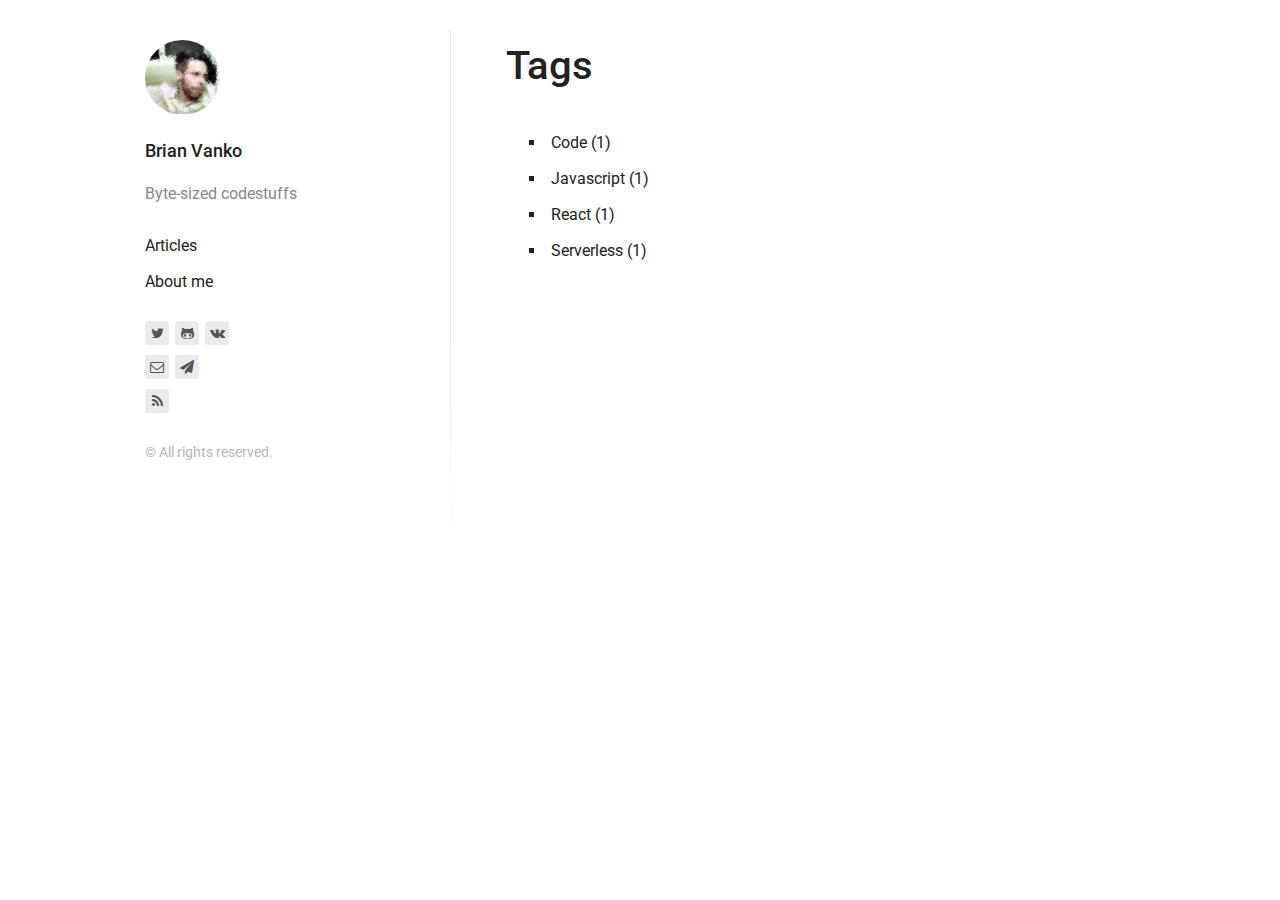
<file: tags/index.html>
<!DOCTYPE html><html><head><meta charset="utf-8"/><meta http-equiv="x-ua-compatible" content="ie=edge"/><meta name="viewport" content="width=device-width, initial-scale=1, shrink-to-fit=no"/><link rel="preload" href="/component---src-layouts-index-jsx-e24b71f256525dbd31e0.js" as="script"/><link rel="preload" href="/component---src-pages-tags-jsx-e1306667a369780294ff.js" as="script"/><link rel="preload" href="/path---tags-0b3f2f700c13f8e9fda9.js" as="script"/><link rel="preload" href="/app-4b8271ba0d4de1be4b33.js" as="script"/><link rel="preload" href="/commons-e6c54f7e67b9c391dbc8.js" as="script"/><link rel="alternate" type="application/rss+xml" href="/rss.xml"/><link href="https://fonts.googleapis.com/css?family=Roboto:400,400i,500,700" rel="stylesheet"/><link rel="sitemap" type="application/xml" href="/sitemap.xml"/><title data-react-helmet="true">All Tags - Blog by Brian Vanko</title><style id="gatsby-inlined-css">/*! normalize.css v5.0.0 | MIT License | github.com/necolas/normalize.css */html{font-family:sans-serif;line-height:1.15;-ms-text-size-adjust:100%;-webkit-text-size-adjust:100%}body{margin:0}article,aside,footer,header,nav,section{display:block}h1{font-size:2em;margin:.67em 0}figcaption,figure,main{display:block}figure{margin:1em 2.5rem}hr{box-sizing:content-box;height:0;overflow:visible}pre{font-family:monospace,monospace;font-size:1em}a{background-color:transparent;-webkit-text-decoration-skip:objects}a:active,a:hover{outline-width:0}abbr[title]{border-bottom:none;text-decoration:underline;text-decoration:underline dotted}b,strong{font-weight:inherit;font-weight:bolder}code,kbd,samp{font-family:monospace,monospace;font-size:1em}dfn{font-style:italic}mark{background-color:#ff0;color:#000}small{font-size:80%}sub,sup{font-size:75%;line-height:0;position:relative;vertical-align:baseline}sub{bottom:-.25em}sup{top:-.5em}audio,video{display:inline-block}audio:not([controls]){display:none;height:0}img{border-style:none}svg:not(:root){overflow:hidden}button,input,optgroup,select,textarea{font-family:sans-serif;font-size:100%;line-height:1.15;margin:0}button,input{overflow:visible}button,select{text-transform:none}[type=reset],[type=submit],button,html [type=button]{-webkit-appearance:button}[type=button]::-moz-focus-inner,[type=reset]::-moz-focus-inner,[type=submit]::-moz-focus-inner,button::-moz-focus-inner{border-style:none;padding:0}[type=button]:-moz-focusring,[type=reset]:-moz-focusring,[type=submit]:-moz-focusring,button:-moz-focusring{outline:1px dotted ButtonText}fieldset{border:1px solid silver;margin:0 .125rem;padding:.35em .625em .75em}legend{box-sizing:border-box;color:inherit;display:table;max-width:100%;padding:0;white-space:normal}progress{display:inline-block;vertical-align:baseline}textarea{overflow:auto}[type=checkbox],[type=radio]{box-sizing:border-box;padding:0}[type=number]::-webkit-inner-spin-button,[type=number]::-webkit-outer-spin-button{height:auto}[type=search]{-webkit-appearance:textfield;outline-offset:-2px}[type=search]::-webkit-search-cancel-button,[type=search]::-webkit-search-decoration{-webkit-appearance:none}::-webkit-file-upload-button{-webkit-appearance:button;font:inherit}details,menu{display:block}summary{display:list-item}canvas{display:inline-block}[hidden],template{display:none}html{font-size:100}body{color:#222;line-height:1.625;font-size:1rem;-ms-text-size-adjust:100%;-webkit-text-size-adjust:100%;text-rendering:optimizeLegibility;-webkit-font-smoothing:antialiased;-moz-osx-font-smoothing:grayscale}body,h1,h2,h3,h4,h5,h6{font-family:Roboto,Helvetica Neue,Helvetica,Arial,sans-serif}h1,h2,h3,h4,h5,h6{font-weight:500}h1{font-size:2.5rem;line-height:3.25rem;margin-top:6.5rem;margin-bottom:1.625rem}h2{font-size:1.6875rem;line-height:2.4375rem}h2,h3{margin-top:3.25rem;margin-bottom:.8125rem}h3{font-size:1.375rem;line-height:1.625rem}h4{font-size:1.2rem;margin-top:2.4375rem}h4,h5{line-height:1.625rem;margin-bottom:.8125rem}h5,h6{font-size:1rem;margin-top:4.0625rem}h6{line-height:1.625rem;margin-bottom:.8125rem}img{max-width:100%;margin:inherit auto}hr,img{border:0;display:block}hr{color:#222;height:26px;margin:3.25rem auto;background-size:100% 26px;background-image:linear-gradient(180deg,transparent 1px,transparent 11px,#222 0,#222 15px,transparent 0,transparent 26px);width:6.25rem}a{color:#5d93ff;text-decoration:none}a:active,a:focus,a:hover{color:#f7a046}b,strong{font-weight:500}ul{list-style:square;margin-bottom:1.625rem}ul li{padding:0 .3125rem;margin-bottom:.625rem}p{line-height:1.625rem;margin-bottom:1.625rem}blockquote{padding:0;font-style:italic;text-align:center}figure{display:block;width:100%;height:auto}figcaption{line-height:1.21875rem;margin-top:.40625rem;color:#222;font-size:.875rem;font-style:italic;margin-bottom:0;text-align:center}.layout{max-width:66.875rem;margin-left:auto;margin-right:auto}.layout:after,.layout:before{content:"";display:table}.layout:after{clear:both}.content__inner{padding:1.5625rem 1.25rem}@media screen and (min-width:685px){figure.float-left,figure.float-right{max-width:19.375rem;padding:0 1.625rem}.float-right{float:right}.float-left{float:left}.content{width:calc(99.9% * 7/12 - 0.78125rem)}.content:nth-child(1n){float:left;margin-right:1.875rem;clear:none}.content:last-child{margin-right:0}.content:nth-child(12n){margin-right:0;float:right}.content:nth-child(12n+1){clear:both}.content__inner{padding:1.875rem 1.25rem}}@media screen and (min-width:960px){.content{width:calc(99.9% * 2/3 - 0.625rem)}.content:nth-child(1n){float:left;margin-right:1.875rem;clear:none}.content:last-child{margin-right:0}.content:nth-child(3n){margin-right:0;float:right}.content:nth-child(3n+1){clear:both}.content__inner{padding:2.5rem 2.1875rem}}code[class*=language-],pre[class*=language-]{color:#000;background:none;text-shadow:0 1px #fff;font-family:Consolas,Monaco,Andale Mono,Ubuntu Mono,monospace;text-align:left;white-space:pre;word-spacing:normal;word-break:normal;word-wrap:normal;line-height:1.5;-moz-tab-size:4;-o-tab-size:4;tab-size:4;-webkit-hyphens:none;-ms-hyphens:none;hyphens:none}code[class*=language-]::-moz-selection,code[class*=language-] ::-moz-selection,pre[class*=language-]::-moz-selection,pre[class*=language-] ::-moz-selection{text-shadow:none;background:#b3d4fc}code[class*=language-]::selection,code[class*=language-] ::selection,pre[class*=language-]::selection,pre[class*=language-] ::selection{text-shadow:none;background:#b3d4fc}@media print{code[class*=language-],pre[class*=language-]{text-shadow:none}}pre[class*=language-]{padding:1em;margin:.5em 0;overflow:auto}:not(pre)>code[class*=language-],pre[class*=language-]{background:#f5f2f0}:not(pre)>code[class*=language-]{padding:.1em;border-radius:.3em;white-space:normal}.token.cdata,.token.comment,.token.doctype,.token.prolog{color:#708090}.token.punctuation{color:#999}.namespace{opacity:.7}.token.boolean,.token.constant,.token.deleted,.token.number,.token.property,.token.symbol,.token.tag{color:#905}.token.attr-name,.token.builtin,.token.char,.token.inserted,.token.selector,.token.string{color:#690}.language-css .token.string,.style .token.string,.token.entity,.token.operator,.token.url{color:#a67f59;background:hsla(0,0%,100%,.5)}.token.atrule,.token.attr-value,.token.keyword{color:#07a}.token.function{color:#dd4a68}.token.important,.token.regex,.token.variable{color:#e90}.token.bold,.token.important{font-weight:700}.token.italic{font-style:italic}.token.entity{cursor:help}.tags__list-item-link{color:#222}.tags__list-item-link:focus,.tags__list-item-link:hover{color:#5d93ff;border-bottom:1px solid #5d93ff}.categories__list-item-link{color:#222}.categories__list-item-link:focus,.categories__list-item-link:hover{color:#5d93ff;border-bottom:1px solid #5d93ff}.post-single__inner{max-width:59.0625rem;padding:0 .9375rem;margin:0 auto}.post-single__title{font-size:2rem;max-width:40rem;margin:1.625rem auto 0;font-weight:600;text-align:center;line-height:2.68125rem}.post-single__body figure{margin-bottom:1.625rem}.post-single__body figure blockquote{font-style:italic;text-align:center;margin-top:0;padding:1.625rem 0}.post-single__body figure blockquote p{max-width:40rem;font-size:1.6817rem;margin-top:0;margin-bottom:1.625rem;line-height:2.4375rem}.post-single__body a{text-decoration:underline}.post-single__body .gatsby-highlight{max-width:40rem;margin-left:.9375rem;margin-right:.9375rem;margin-bottom:1.625rem}.post-single__body :not(div){max-width:40rem;margin-left:auto;margin-right:auto}.post-single__footer{max-width:40rem;margin:1.625rem .9375rem 3.25rem;line-height:1.625rem}.post-single__footer-text a{text-decoration:underline}.post-single__date{max-width:40rem;margin-left:auto;margin-right:auto}.post-single__tags{margin-bottom:.8125rem}.post-single__tags-list{list-style:none;margin:0 -.3125rem;padding:0}.post-single__tags-list-item{display:inline-block;margin:.625rem .3125rem}.post-single__tags-list-item-link{background:#ebebeb;text-decoration:none;border:0;border-radius:.1875rem;color:#555;line-height:1.625;padding:.5rem 1rem}.post-single__tags-list-item-link:focus,.post-single__tags-list-item-link:hover{color:#222;background:#dfdfdf;border:0}.post-single__home-button{display:block;margin-left:auto;margin-right:auto;max-width:5.625rem;font-size:1rem;padding:0 1rem;height:35px;line-height:2.1875rem;text-align:center;color:#555;background:#ebebeb;font-weight:400;border-radius:.1875rem;margin-top:1.625rem}.post-single__home-button:focus,.post-single__home-button:hover{color:#222;background:#dfdfdf;border:0}@media screen and (min-width:685px){.post-single__body .gatsby-highlight,.post-single__footer{margin-left:auto;margin-right:auto}}@media screen and (min-width:960px){.post-single__inner{padding:0}.post-single__title{font-size:3rem;line-height:3.65625rem;margin-top:3.65625rem;margin-bottom:2.4375rem}.post-single__body,.post-single__body p{font-size:1.125rem;line-height:1.82813rem;margin-bottom:1.82813rem}.post-single__home-button{position:fixed;max-width:auto;margin:0;top:30px;left:30px}}.menu{margin-bottom:1.625rem}.menu__list{list-style:none;padding:0;margin:0}.menu__list-item{padding:0;margin:.625rem 0}.menu__list-item-link{font-size:1rem;color:#222;font-weight:400;border:0}.menu__list-item-link:focus,.menu__list-item-link:hover{color:#5d93ff;border-bottom:1px solid #5d93ff}.menu__list-item-link--active{color:#222;border-bottom:1px solid #222}.links{margin-bottom:1.625rem}.links__list{display:-ms-flexbox;display:flex;list-style:none;padding:0;margin:.625rem -.1875rem}.links__list-item{padding:0;margin:0 .1875rem;height:24px;width:1.5rem;line-height:1.5rem;border-radius:.1875rem;text-align:center;background:#ebebeb}.links__list-item a{border:0}.links__list-item a i{font-size:.875rem;color:#555}.links__list-item a:focus i,.links__list-item a:hover i{color:#222}@font-face{font-family:fontello;src:url(/static/fontello.96eee913.eot);src:url(/static/fontello.96eee913.eot#iefix) format("embedded-opentype"),url(/static/fontello.07ad3c83.woff2) format("woff2"),url(/static/fontello.9aee3ebc.woff) format("woff"),url(/static/fontello.554de365.ttf) format("truetype"),url([data-uri]#fontello) format("svg");font-weight:400;font-style:normal}[class*=" icon-"]:before,[class^=icon-]:before{font-family:fontello;font-style:normal;font-weight:400;speak:none;display:inline-block;text-decoration:inherit;width:1em;margin-right:.2em;text-align:center;-webkit-font-feature-settings:normal;font-feature-settings:normal;font-variant:normal;text-transform:none;line-height:1em;margin-left:.2em;-webkit-font-smoothing:antialiased;-moz-osx-font-smoothing:grayscale}.icon-mail:before{content:"\E800"}.icon-twitter:before{content:"\F099"}.icon-facebook:before{content:"\F09A"}.icon-rss:before{content:"\F09E"}.icon-linkedin:before{content:"\F0E1"}.icon-github:before{content:"\F113"}.icon-stackoverflow:before{content:"\F16C"}.icon-instagram:before{content:"\F16D"}.icon-tumblr:before{content:"\F173"}.icon-dribbble:before{content:"\F17D"}.icon-skype:before{content:"\F17E"}.icon-vkontakte:before{content:"\F189"}.icon-slack:before{content:"\F198"}.icon-paper-plane:before{content:"\F1D8"}.icon-whatsapp:before{content:"\F232"}.icon-odnoklassniki:before{content:"\F263"}.sidebar{width:100%}.sidebar__inner{position:relative;padding:1.5625rem 1.25rem 0}.sidebar__author-photo{display:inline-block;margin-bottom:0;border-radius:50%;background-clip:padding-box}.sidebar__author-title{font-size:1.125rem;font-weight:500;line-height:1.82813rem;margin:.8125rem 0}.sidebar__author-title-link,.sidebar__author-title-link:focus,.sidebar__author-title-link:hover{color:#222}.sidebar__author-subtitle{color:#888;line-height:1.625rem;margin-bottom:1.625rem}.sidebar__copyright{color:#b6b6b6;font-size:.875rem}@media screen and (min-width:685px){.sidebar{width:calc(99.9% * 5/12 - 1.09375rem)}.sidebar:nth-child(1n){float:left;margin-right:1.875rem;clear:none}.sidebar:last-child{margin-right:0}.sidebar:nth-child(12n){margin-right:0;float:right}.sidebar:nth-child(12n+1){clear:both}.sidebar__inner{padding:1.875rem 1.25rem 0}.sidebar__inner:after{background:#e6e6e6;background:linear-gradient(180deg,#e6e6e6 0,#e6e6e6 48%,#fff);position:absolute;content:"";width:.0625rem;height:540px;top:30px;right:-10px;bottom:0}}@media screen and (min-width:960px){.sidebar{width:calc(99.9% * 1/3 - 1.25rem)}.sidebar:nth-child(1n){float:left;margin-right:1.875rem;clear:none}.sidebar:last-child{margin-right:0}.sidebar:nth-child(3n){margin-right:0;float:right}.sidebar:nth-child(3n+1){clear:both}.sidebar__inner{padding:2.5rem}}.post{margin-bottom:2.03125rem}.post:last-child,.post__title{margin-bottom:.8125rem}.post__title{font-size:1.6875rem;line-height:2.4375rem;margin-top:0}.post__title-link{color:#222}.post__title-link:focus,.post__title-link:hover{color:#222;border-bottom:1px solid #222}.post__description{font-size:1rem;line-height:1.625rem;margin-bottom:1.21875rem}.post__meta-time{font-size:.875rem;color:#222;font-weight:500;text-transform:uppercase}.post__meta-divider{margin:0 .3125rem}.post__meta-category-link{font-size:.875rem;color:#f7a046;font-weight:500;text-transform:uppercase}.post__meta-category-link:focus,.post__meta-category-link:hover{color:#5d93ff}.post__readmore{font-size:1rem;color:#5d93ff}.post__readmore:focus,.post__readmore:hover{color:#5d93ff;border-bottom:1px solid #5d93ff}.page{margin-bottom:3.25rem}.page__title{font-size:2.5rem;font-weight:500;line-height:3.25rem;margin-top:0;margin-bottom:2.35625rem}.page__body{font-size:1rem;line-height:1.625rem;margin:0 0 1.625rem}</style></head><body><div id="___gatsby"><div class="layout" data-reactroot="" data-reactid="1" data-react-checksum="-513090567"><!-- react-empty: 2 --><div data-reactid="3"><!-- react-empty: 4 --><div class="sidebar" data-reactid="5"><div class="sidebar__inner" data-reactid="6"><div class="sidebar__author" data-reactid="7"><div data-reactid="8"><a href="/" data-reactid="9"><img src="/static/me.9c000a6d.jpg" class="sidebar__author-photo" width="75" height="75" alt="Brian Vanko" data-reactid="10"/></a><h2 class="sidebar__author-title" data-reactid="11"><a class="sidebar__author-title-link" href="/" data-reactid="12">Brian Vanko</a></h2><p class="sidebar__author-subtitle" data-reactid="13">Byte-sized codestuffs</p></div></div><div data-reactid="14"><nav class="menu" data-reactid="15"><ul class="menu__list" data-reactid="16"><li class="menu__list-item" data-reactid="17"><a class="menu__list-item-link" aria-current="false" href="/" data-reactid="18">Articles</a></li><li class="menu__list-item" data-reactid="19"><a class="menu__list-item-link" aria-current="false" href="/about/" data-reactid="20">About me</a></li></ul></nav><div class="links" data-reactid="21"><ul class="links__list" data-reactid="22"><li class="links__list-item" data-reactid="23"><a href="https://www.twitter.com/#" target="_blank" data-reactid="24"><i class="icon-twitter" data-reactid="25"></i></a></li><li class="links__list-item" data-reactid="26"><a href="https://www.github.com/#" target="_blank" data-reactid="27"><i class="icon-github" data-reactid="28"></i></a></li><li class="links__list-item" data-reactid="29"><a href="https://www.vk.com/#" target="_blank" data-reactid="30"><i class="icon-vkontakte" data-reactid="31"></i></a></li></ul><ul class="links__list" data-reactid="32"><li class="links__list-item" data-reactid="33"><a href="mailto:#" data-reactid="34"><i class="icon-mail" data-reactid="35"></i></a></li><li class="links__list-item" data-reactid="36"><a href="telegram:#" data-reactid="37"><i class="icon-paper-plane" data-reactid="38"></i></a></li></ul><ul class="links__list" data-reactid="39"><li class="links__list-item" data-reactid="40"><a href="#" data-reactid="41"><i class="icon-rss" data-reactid="42"></i></a></li></ul></div><p class="sidebar__copyright" data-reactid="43">© All rights reserved.</p></div></div></div><div class="content" data-reactid="44"><div class="content__inner" data-reactid="45"><div class="page" data-reactid="46"><h1 class="page__title" data-reactid="47">Tags</h1><div class="page__body" data-reactid="48"><div class="tags" data-reactid="49"><ul class="tags__list" data-reactid="50"><li class="tags__list-item" data-reactid="51"><a class="tags__list-item-link" href="/tags/code/" data-reactid="52"><!-- react-text: 53 -->Code<!-- /react-text --><!-- react-text: 54 --> (<!-- /react-text --><!-- react-text: 55 -->1<!-- /react-text --><!-- react-text: 56 -->)<!-- /react-text --></a></li><li class="tags__list-item" data-reactid="57"><a class="tags__list-item-link" href="/tags/javascript/" data-reactid="58"><!-- react-text: 59 -->Javascript<!-- /react-text --><!-- react-text: 60 --> (<!-- /react-text --><!-- react-text: 61 -->1<!-- /react-text --><!-- react-text: 62 -->)<!-- /react-text --></a></li><li class="tags__list-item" data-reactid="63"><a class="tags__list-item-link" href="/tags/react/" data-reactid="64"><!-- react-text: 65 -->React<!-- /react-text --><!-- react-text: 66 --> (<!-- /react-text --><!-- react-text: 67 -->1<!-- /react-text --><!-- react-text: 68 -->)<!-- /react-text --></a></li><li class="tags__list-item" data-reactid="69"><a class="tags__list-item-link" href="/tags/serverless/" data-reactid="70"><!-- react-text: 71 -->Serverless<!-- /react-text --><!-- react-text: 72 --> (<!-- /react-text --><!-- react-text: 73 -->1<!-- /react-text --><!-- react-text: 74 -->)<!-- /react-text --></a></li></ul></div></div></div></div></div></div></div></div><script id="webpack-manifest">/*<![CDATA[*/window.webpackManifest={"231608221292675":"app-4b8271ba0d4de1be4b33.js","108009296967943":"component---src-templates-post-template-jsx-2f9681c92a2209f62036.js","2638498282051":"component---src-templates-tag-template-jsx-ed5d90d698ceea63ea43.js","90179704293519":"component---src-templates-category-template-jsx-b755cb17ab99eccccdc1.js","11305920230724":"component---src-templates-page-template-jsx-994fa15cdac2f9049e27.js","183328146348521":"component---src-pages-404-jsx-3d0441dd1a11b2f3a35b.js","142542727794042":"component---src-pages-categories-jsx-dc892dc56898ecd4183e.js","213534597649335":"component---src-pages-index-jsx-6c38fc1ad9979dc9d50f.js","36530248567819":"component---src-pages-tags-jsx-e1306667a369780294ff.js","60335399758886":"path----557518bd178906f8d58a.js","52302114483981":"path---posts-things-i-like-21f6538748f401599002.js","84586273293571":"path---tags-react-fd527f11a4a195399d8a.js","67335324583948":"path---tags-javascript-27c400e030e99523fe1a.js","255799979390459":"path---tags-code-b1dad94b8b482cc75e7a.js","30909594585211":"path---tags-serverless-7b5f79aef3691aab2abc.js","180824789067976":"path---categories-react-36cc2bc82fa03f6a0703.js","184662623972074":"path---contact-ee7745d7ade45e98e145.js","273950069227526":"path---about-a1bd32f404bac45a890d.js","254022195166212":"path---404-b218b66f9aa4c9c03343.js","30875753179511":"path---categories-ac12d314008d9e6e71c6.js","142629428675168":"path---index-827c1ba6fd247b5f77d6.js","55702396619907":"path---tags-0b3f2f700c13f8e9fda9.js","178698757827068":"path---404-html-b218b66f9aa4c9c03343.js","79611799117203":"component---src-layouts-index-jsx-e24b71f256525dbd31e0.js"}/*]]>*/</script><script>
  
  (function(i,s,o,g,r,a,m){i['GoogleAnalyticsObject']=r;i[r]=i[r]||function(){
  (i[r].q=i[r].q||[]).push(arguments)},i[r].l=1*new Date();a=s.createElement(o),
  m=s.getElementsByTagName(o)[0];a.async=1;a.src=g;m.parentNode.insertBefore(a,m)
  })(window,document,'script','https://www.google-analytics.com/analytics.js','ga');

  ga('create', '', 'auto');
  </script><script>/*<![CDATA[*/!function(e,t,r){function n(){for(;d[0]&&"loaded"==d[0][f];)c=d.shift(),c[o]=!i.parentNode.insertBefore(c,i)}for(var s,a,c,d=[],i=e.scripts[0],o="onreadystatechange",f="readyState";s=r.shift();)a=e.createElement(t),"async"in i?(a.async=!1,e.head.appendChild(a)):i[f]?(d.push(a),a[o]=n):e.write("<"+t+' src="'+s+'" defer></'+t+">"),a.src=s}(document,"script",["/commons-e6c54f7e67b9c391dbc8.js","/app-4b8271ba0d4de1be4b33.js","/path---tags-0b3f2f700c13f8e9fda9.js","/component---src-pages-tags-jsx-e1306667a369780294ff.js","/component---src-layouts-index-jsx-e24b71f256525dbd31e0.js"])/*]]>*/</script></body></html>
</file>
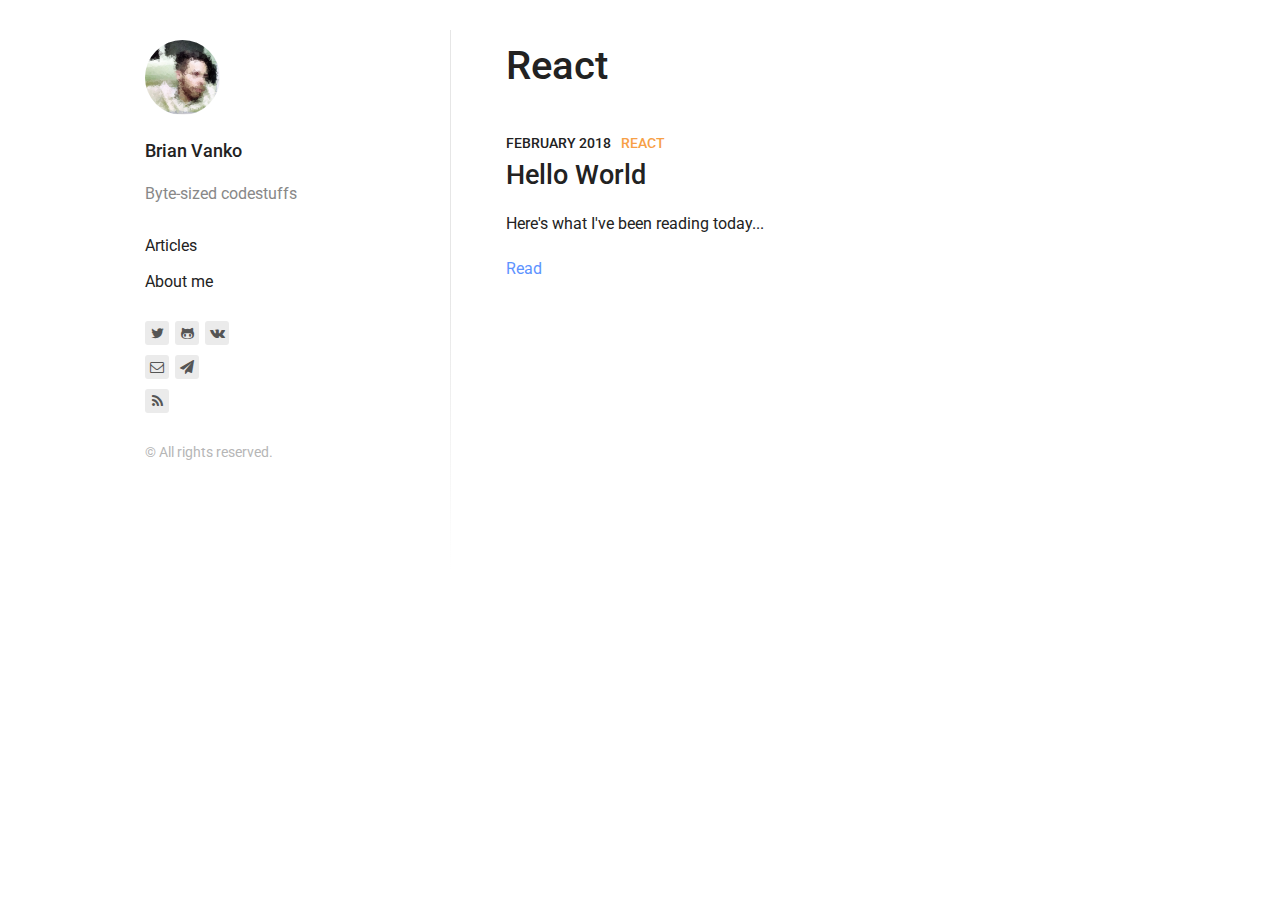
<file: categories/react/index.html>
<!DOCTYPE html><html><head><meta charset="utf-8"/><meta http-equiv="x-ua-compatible" content="ie=edge"/><meta name="viewport" content="width=device-width, initial-scale=1, shrink-to-fit=no"/><link rel="preload" href="/component---src-layouts-index-jsx-e24b71f256525dbd31e0.js" as="script"/><link rel="preload" href="/component---src-templates-category-template-jsx-b755cb17ab99eccccdc1.js" as="script"/><link rel="preload" href="/path---categories-react-36cc2bc82fa03f6a0703.js" as="script"/><link rel="preload" href="/app-4b8271ba0d4de1be4b33.js" as="script"/><link rel="preload" href="/commons-e6c54f7e67b9c391dbc8.js" as="script"/><link rel="alternate" type="application/rss+xml" href="/rss.xml"/><link href="https://fonts.googleapis.com/css?family=Roboto:400,400i,500,700" rel="stylesheet"/><link rel="sitemap" type="application/xml" href="/sitemap.xml"/><title data-react-helmet="true">React - Blog by Brian Vanko</title><style id="gatsby-inlined-css">/*! normalize.css v5.0.0 | MIT License | github.com/necolas/normalize.css */html{font-family:sans-serif;line-height:1.15;-ms-text-size-adjust:100%;-webkit-text-size-adjust:100%}body{margin:0}article,aside,footer,header,nav,section{display:block}h1{font-size:2em;margin:.67em 0}figcaption,figure,main{display:block}figure{margin:1em 2.5rem}hr{box-sizing:content-box;height:0;overflow:visible}pre{font-family:monospace,monospace;font-size:1em}a{background-color:transparent;-webkit-text-decoration-skip:objects}a:active,a:hover{outline-width:0}abbr[title]{border-bottom:none;text-decoration:underline;text-decoration:underline dotted}b,strong{font-weight:inherit;font-weight:bolder}code,kbd,samp{font-family:monospace,monospace;font-size:1em}dfn{font-style:italic}mark{background-color:#ff0;color:#000}small{font-size:80%}sub,sup{font-size:75%;line-height:0;position:relative;vertical-align:baseline}sub{bottom:-.25em}sup{top:-.5em}audio,video{display:inline-block}audio:not([controls]){display:none;height:0}img{border-style:none}svg:not(:root){overflow:hidden}button,input,optgroup,select,textarea{font-family:sans-serif;font-size:100%;line-height:1.15;margin:0}button,input{overflow:visible}button,select{text-transform:none}[type=reset],[type=submit],button,html [type=button]{-webkit-appearance:button}[type=button]::-moz-focus-inner,[type=reset]::-moz-focus-inner,[type=submit]::-moz-focus-inner,button::-moz-focus-inner{border-style:none;padding:0}[type=button]:-moz-focusring,[type=reset]:-moz-focusring,[type=submit]:-moz-focusring,button:-moz-focusring{outline:1px dotted ButtonText}fieldset{border:1px solid silver;margin:0 .125rem;padding:.35em .625em .75em}legend{box-sizing:border-box;color:inherit;display:table;max-width:100%;padding:0;white-space:normal}progress{display:inline-block;vertical-align:baseline}textarea{overflow:auto}[type=checkbox],[type=radio]{box-sizing:border-box;padding:0}[type=number]::-webkit-inner-spin-button,[type=number]::-webkit-outer-spin-button{height:auto}[type=search]{-webkit-appearance:textfield;outline-offset:-2px}[type=search]::-webkit-search-cancel-button,[type=search]::-webkit-search-decoration{-webkit-appearance:none}::-webkit-file-upload-button{-webkit-appearance:button;font:inherit}details,menu{display:block}summary{display:list-item}canvas{display:inline-block}[hidden],template{display:none}html{font-size:100}body{color:#222;line-height:1.625;font-size:1rem;-ms-text-size-adjust:100%;-webkit-text-size-adjust:100%;text-rendering:optimizeLegibility;-webkit-font-smoothing:antialiased;-moz-osx-font-smoothing:grayscale}body,h1,h2,h3,h4,h5,h6{font-family:Roboto,Helvetica Neue,Helvetica,Arial,sans-serif}h1,h2,h3,h4,h5,h6{font-weight:500}h1{font-size:2.5rem;line-height:3.25rem;margin-top:6.5rem;margin-bottom:1.625rem}h2{font-size:1.6875rem;line-height:2.4375rem}h2,h3{margin-top:3.25rem;margin-bottom:.8125rem}h3{font-size:1.375rem;line-height:1.625rem}h4{font-size:1.2rem;margin-top:2.4375rem}h4,h5{line-height:1.625rem;margin-bottom:.8125rem}h5,h6{font-size:1rem;margin-top:4.0625rem}h6{line-height:1.625rem;margin-bottom:.8125rem}img{max-width:100%;margin:inherit auto}hr,img{border:0;display:block}hr{color:#222;height:26px;margin:3.25rem auto;background-size:100% 26px;background-image:linear-gradient(180deg,transparent 1px,transparent 11px,#222 0,#222 15px,transparent 0,transparent 26px);width:6.25rem}a{color:#5d93ff;text-decoration:none}a:active,a:focus,a:hover{color:#f7a046}b,strong{font-weight:500}ul{list-style:square;margin-bottom:1.625rem}ul li{padding:0 .3125rem;margin-bottom:.625rem}p{line-height:1.625rem;margin-bottom:1.625rem}blockquote{padding:0;font-style:italic;text-align:center}figure{display:block;width:100%;height:auto}figcaption{line-height:1.21875rem;margin-top:.40625rem;color:#222;font-size:.875rem;font-style:italic;margin-bottom:0;text-align:center}.layout{max-width:66.875rem;margin-left:auto;margin-right:auto}.layout:after,.layout:before{content:"";display:table}.layout:after{clear:both}.content__inner{padding:1.5625rem 1.25rem}@media screen and (min-width:685px){figure.float-left,figure.float-right{max-width:19.375rem;padding:0 1.625rem}.float-right{float:right}.float-left{float:left}.content{width:calc(99.9% * 7/12 - 0.78125rem)}.content:nth-child(1n){float:left;margin-right:1.875rem;clear:none}.content:last-child{margin-right:0}.content:nth-child(12n){margin-right:0;float:right}.content:nth-child(12n+1){clear:both}.content__inner{padding:1.875rem 1.25rem}}@media screen and (min-width:960px){.content{width:calc(99.9% * 2/3 - 0.625rem)}.content:nth-child(1n){float:left;margin-right:1.875rem;clear:none}.content:last-child{margin-right:0}.content:nth-child(3n){margin-right:0;float:right}.content:nth-child(3n+1){clear:both}.content__inner{padding:2.5rem 2.1875rem}}code[class*=language-],pre[class*=language-]{color:#000;background:none;text-shadow:0 1px #fff;font-family:Consolas,Monaco,Andale Mono,Ubuntu Mono,monospace;text-align:left;white-space:pre;word-spacing:normal;word-break:normal;word-wrap:normal;line-height:1.5;-moz-tab-size:4;-o-tab-size:4;tab-size:4;-webkit-hyphens:none;-ms-hyphens:none;hyphens:none}code[class*=language-]::-moz-selection,code[class*=language-] ::-moz-selection,pre[class*=language-]::-moz-selection,pre[class*=language-] ::-moz-selection{text-shadow:none;background:#b3d4fc}code[class*=language-]::selection,code[class*=language-] ::selection,pre[class*=language-]::selection,pre[class*=language-] ::selection{text-shadow:none;background:#b3d4fc}@media print{code[class*=language-],pre[class*=language-]{text-shadow:none}}pre[class*=language-]{padding:1em;margin:.5em 0;overflow:auto}:not(pre)>code[class*=language-],pre[class*=language-]{background:#f5f2f0}:not(pre)>code[class*=language-]{padding:.1em;border-radius:.3em;white-space:normal}.token.cdata,.token.comment,.token.doctype,.token.prolog{color:#708090}.token.punctuation{color:#999}.namespace{opacity:.7}.token.boolean,.token.constant,.token.deleted,.token.number,.token.property,.token.symbol,.token.tag{color:#905}.token.attr-name,.token.builtin,.token.char,.token.inserted,.token.selector,.token.string{color:#690}.language-css .token.string,.style .token.string,.token.entity,.token.operator,.token.url{color:#a67f59;background:hsla(0,0%,100%,.5)}.token.atrule,.token.attr-value,.token.keyword{color:#07a}.token.function{color:#dd4a68}.token.important,.token.regex,.token.variable{color:#e90}.token.bold,.token.important{font-weight:700}.token.italic{font-style:italic}.token.entity{cursor:help}.tags__list-item-link{color:#222}.tags__list-item-link:focus,.tags__list-item-link:hover{color:#5d93ff;border-bottom:1px solid #5d93ff}.categories__list-item-link{color:#222}.categories__list-item-link:focus,.categories__list-item-link:hover{color:#5d93ff;border-bottom:1px solid #5d93ff}.post-single__inner{max-width:59.0625rem;padding:0 .9375rem;margin:0 auto}.post-single__title{font-size:2rem;max-width:40rem;margin:1.625rem auto 0;font-weight:600;text-align:center;line-height:2.68125rem}.post-single__body figure{margin-bottom:1.625rem}.post-single__body figure blockquote{font-style:italic;text-align:center;margin-top:0;padding:1.625rem 0}.post-single__body figure blockquote p{max-width:40rem;font-size:1.6817rem;margin-top:0;margin-bottom:1.625rem;line-height:2.4375rem}.post-single__body a{text-decoration:underline}.post-single__body .gatsby-highlight{max-width:40rem;margin-left:.9375rem;margin-right:.9375rem;margin-bottom:1.625rem}.post-single__body :not(div){max-width:40rem;margin-left:auto;margin-right:auto}.post-single__footer{max-width:40rem;margin:1.625rem .9375rem 3.25rem;line-height:1.625rem}.post-single__footer-text a{text-decoration:underline}.post-single__date{max-width:40rem;margin-left:auto;margin-right:auto}.post-single__tags{margin-bottom:.8125rem}.post-single__tags-list{list-style:none;margin:0 -.3125rem;padding:0}.post-single__tags-list-item{display:inline-block;margin:.625rem .3125rem}.post-single__tags-list-item-link{background:#ebebeb;text-decoration:none;border:0;border-radius:.1875rem;color:#555;line-height:1.625;padding:.5rem 1rem}.post-single__tags-list-item-link:focus,.post-single__tags-list-item-link:hover{color:#222;background:#dfdfdf;border:0}.post-single__home-button{display:block;margin-left:auto;margin-right:auto;max-width:5.625rem;font-size:1rem;padding:0 1rem;height:35px;line-height:2.1875rem;text-align:center;color:#555;background:#ebebeb;font-weight:400;border-radius:.1875rem;margin-top:1.625rem}.post-single__home-button:focus,.post-single__home-button:hover{color:#222;background:#dfdfdf;border:0}@media screen and (min-width:685px){.post-single__body .gatsby-highlight,.post-single__footer{margin-left:auto;margin-right:auto}}@media screen and (min-width:960px){.post-single__inner{padding:0}.post-single__title{font-size:3rem;line-height:3.65625rem;margin-top:3.65625rem;margin-bottom:2.4375rem}.post-single__body,.post-single__body p{font-size:1.125rem;line-height:1.82813rem;margin-bottom:1.82813rem}.post-single__home-button{position:fixed;max-width:auto;margin:0;top:30px;left:30px}}.menu{margin-bottom:1.625rem}.menu__list{list-style:none;padding:0;margin:0}.menu__list-item{padding:0;margin:.625rem 0}.menu__list-item-link{font-size:1rem;color:#222;font-weight:400;border:0}.menu__list-item-link:focus,.menu__list-item-link:hover{color:#5d93ff;border-bottom:1px solid #5d93ff}.menu__list-item-link--active{color:#222;border-bottom:1px solid #222}.links{margin-bottom:1.625rem}.links__list{display:-ms-flexbox;display:flex;list-style:none;padding:0;margin:.625rem -.1875rem}.links__list-item{padding:0;margin:0 .1875rem;height:24px;width:1.5rem;line-height:1.5rem;border-radius:.1875rem;text-align:center;background:#ebebeb}.links__list-item a{border:0}.links__list-item a i{font-size:.875rem;color:#555}.links__list-item a:focus i,.links__list-item a:hover i{color:#222}@font-face{font-family:fontello;src:url(/static/fontello.96eee913.eot);src:url(/static/fontello.96eee913.eot#iefix) format("embedded-opentype"),url(/static/fontello.07ad3c83.woff2) format("woff2"),url(/static/fontello.9aee3ebc.woff) format("woff"),url(/static/fontello.554de365.ttf) format("truetype"),url([data-uri]#fontello) format("svg");font-weight:400;font-style:normal}[class*=" icon-"]:before,[class^=icon-]:before{font-family:fontello;font-style:normal;font-weight:400;speak:none;display:inline-block;text-decoration:inherit;width:1em;margin-right:.2em;text-align:center;-webkit-font-feature-settings:normal;font-feature-settings:normal;font-variant:normal;text-transform:none;line-height:1em;margin-left:.2em;-webkit-font-smoothing:antialiased;-moz-osx-font-smoothing:grayscale}.icon-mail:before{content:"\E800"}.icon-twitter:before{content:"\F099"}.icon-facebook:before{content:"\F09A"}.icon-rss:before{content:"\F09E"}.icon-linkedin:before{content:"\F0E1"}.icon-github:before{content:"\F113"}.icon-stackoverflow:before{content:"\F16C"}.icon-instagram:before{content:"\F16D"}.icon-tumblr:before{content:"\F173"}.icon-dribbble:before{content:"\F17D"}.icon-skype:before{content:"\F17E"}.icon-vkontakte:before{content:"\F189"}.icon-slack:before{content:"\F198"}.icon-paper-plane:before{content:"\F1D8"}.icon-whatsapp:before{content:"\F232"}.icon-odnoklassniki:before{content:"\F263"}.sidebar{width:100%}.sidebar__inner{position:relative;padding:1.5625rem 1.25rem 0}.sidebar__author-photo{display:inline-block;margin-bottom:0;border-radius:50%;background-clip:padding-box}.sidebar__author-title{font-size:1.125rem;font-weight:500;line-height:1.82813rem;margin:.8125rem 0}.sidebar__author-title-link,.sidebar__author-title-link:focus,.sidebar__author-title-link:hover{color:#222}.sidebar__author-subtitle{color:#888;line-height:1.625rem;margin-bottom:1.625rem}.sidebar__copyright{color:#b6b6b6;font-size:.875rem}@media screen and (min-width:685px){.sidebar{width:calc(99.9% * 5/12 - 1.09375rem)}.sidebar:nth-child(1n){float:left;margin-right:1.875rem;clear:none}.sidebar:last-child{margin-right:0}.sidebar:nth-child(12n){margin-right:0;float:right}.sidebar:nth-child(12n+1){clear:both}.sidebar__inner{padding:1.875rem 1.25rem 0}.sidebar__inner:after{background:#e6e6e6;background:linear-gradient(180deg,#e6e6e6 0,#e6e6e6 48%,#fff);position:absolute;content:"";width:.0625rem;height:540px;top:30px;right:-10px;bottom:0}}@media screen and (min-width:960px){.sidebar{width:calc(99.9% * 1/3 - 1.25rem)}.sidebar:nth-child(1n){float:left;margin-right:1.875rem;clear:none}.sidebar:last-child{margin-right:0}.sidebar:nth-child(3n){margin-right:0;float:right}.sidebar:nth-child(3n+1){clear:both}.sidebar__inner{padding:2.5rem}}.post{margin-bottom:2.03125rem}.post:last-child,.post__title{margin-bottom:.8125rem}.post__title{font-size:1.6875rem;line-height:2.4375rem;margin-top:0}.post__title-link{color:#222}.post__title-link:focus,.post__title-link:hover{color:#222;border-bottom:1px solid #222}.post__description{font-size:1rem;line-height:1.625rem;margin-bottom:1.21875rem}.post__meta-time{font-size:.875rem;color:#222;font-weight:500;text-transform:uppercase}.post__meta-divider{margin:0 .3125rem}.post__meta-category-link{font-size:.875rem;color:#f7a046;font-weight:500;text-transform:uppercase}.post__meta-category-link:focus,.post__meta-category-link:hover{color:#5d93ff}.post__readmore{font-size:1rem;color:#5d93ff}.post__readmore:focus,.post__readmore:hover{color:#5d93ff;border-bottom:1px solid #5d93ff}.page{margin-bottom:3.25rem}.page__title{font-size:2.5rem;font-weight:500;line-height:3.25rem;margin-top:0;margin-bottom:2.35625rem}.page__body{font-size:1rem;line-height:1.625rem;margin:0 0 1.625rem}</style></head><body><div id="___gatsby"><div class="layout" data-reactroot="" data-reactid="1" data-react-checksum="-1351273424"><!-- react-empty: 2 --><div data-reactid="3"><!-- react-empty: 4 --><div class="sidebar" data-reactid="5"><div class="sidebar__inner" data-reactid="6"><div class="sidebar__author" data-reactid="7"><div data-reactid="8"><a href="/" data-reactid="9"><img src="/static/me.9c000a6d.jpg" class="sidebar__author-photo" width="75" height="75" alt="Brian Vanko" data-reactid="10"/></a><h2 class="sidebar__author-title" data-reactid="11"><a class="sidebar__author-title-link" href="/" data-reactid="12">Brian Vanko</a></h2><p class="sidebar__author-subtitle" data-reactid="13">Byte-sized codestuffs</p></div></div><div data-reactid="14"><nav class="menu" data-reactid="15"><ul class="menu__list" data-reactid="16"><li class="menu__list-item" data-reactid="17"><a class="menu__list-item-link" aria-current="false" href="/" data-reactid="18">Articles</a></li><li class="menu__list-item" data-reactid="19"><a class="menu__list-item-link" aria-current="false" href="/about/" data-reactid="20">About me</a></li></ul></nav><div class="links" data-reactid="21"><ul class="links__list" data-reactid="22"><li class="links__list-item" data-reactid="23"><a href="https://www.twitter.com/#" target="_blank" data-reactid="24"><i class="icon-twitter" data-reactid="25"></i></a></li><li class="links__list-item" data-reactid="26"><a href="https://www.github.com/#" target="_blank" data-reactid="27"><i class="icon-github" data-reactid="28"></i></a></li><li class="links__list-item" data-reactid="29"><a href="https://www.vk.com/#" target="_blank" data-reactid="30"><i class="icon-vkontakte" data-reactid="31"></i></a></li></ul><ul class="links__list" data-reactid="32"><li class="links__list-item" data-reactid="33"><a href="mailto:#" data-reactid="34"><i class="icon-mail" data-reactid="35"></i></a></li><li class="links__list-item" data-reactid="36"><a href="telegram:#" data-reactid="37"><i class="icon-paper-plane" data-reactid="38"></i></a></li></ul><ul class="links__list" data-reactid="39"><li class="links__list-item" data-reactid="40"><a href="#" data-reactid="41"><i class="icon-rss" data-reactid="42"></i></a></li></ul></div><p class="sidebar__copyright" data-reactid="43">© All rights reserved.</p></div></div></div><div class="content" data-reactid="44"><div class="content__inner" data-reactid="45"><div class="page" data-reactid="46"><h1 class="page__title" data-reactid="47">React</h1><div class="page__body" data-reactid="48"><div class="post" data-reactid="49"><div class="post__meta" data-reactid="50"><time class="post__meta-time" datetime="February 8, 2018" data-reactid="51">February 2018</time><span class="post__meta-divider" data-reactid="52"></span><span class="post__meta-category" data-reactid="53"><a class="post__meta-category-link" href="/categories/react/" data-reactid="54">React</a></span></div><h2 class="post__title" data-reactid="55"><a class="post__title-link" href="/posts/things-i-like/" data-reactid="56">Hello World</a></h2><p class="post__description" data-reactid="57">Here&#x27;s what I&#x27;ve been reading today...</p><a class="post__readmore" href="/posts/things-i-like/" data-reactid="58">Read</a></div></div></div></div></div></div></div></div><script id="webpack-manifest">/*<![CDATA[*/window.webpackManifest={"231608221292675":"app-4b8271ba0d4de1be4b33.js","108009296967943":"component---src-templates-post-template-jsx-2f9681c92a2209f62036.js","2638498282051":"component---src-templates-tag-template-jsx-ed5d90d698ceea63ea43.js","90179704293519":"component---src-templates-category-template-jsx-b755cb17ab99eccccdc1.js","11305920230724":"component---src-templates-page-template-jsx-994fa15cdac2f9049e27.js","183328146348521":"component---src-pages-404-jsx-3d0441dd1a11b2f3a35b.js","142542727794042":"component---src-pages-categories-jsx-dc892dc56898ecd4183e.js","213534597649335":"component---src-pages-index-jsx-6c38fc1ad9979dc9d50f.js","36530248567819":"component---src-pages-tags-jsx-e1306667a369780294ff.js","60335399758886":"path----557518bd178906f8d58a.js","52302114483981":"path---posts-things-i-like-21f6538748f401599002.js","84586273293571":"path---tags-react-fd527f11a4a195399d8a.js","67335324583948":"path---tags-javascript-27c400e030e99523fe1a.js","255799979390459":"path---tags-code-b1dad94b8b482cc75e7a.js","30909594585211":"path---tags-serverless-7b5f79aef3691aab2abc.js","180824789067976":"path---categories-react-36cc2bc82fa03f6a0703.js","184662623972074":"path---contact-ee7745d7ade45e98e145.js","273950069227526":"path---about-a1bd32f404bac45a890d.js","254022195166212":"path---404-b218b66f9aa4c9c03343.js","30875753179511":"path---categories-ac12d314008d9e6e71c6.js","142629428675168":"path---index-827c1ba6fd247b5f77d6.js","55702396619907":"path---tags-0b3f2f700c13f8e9fda9.js","178698757827068":"path---404-html-b218b66f9aa4c9c03343.js","79611799117203":"component---src-layouts-index-jsx-e24b71f256525dbd31e0.js"}/*]]>*/</script><script>
  
  (function(i,s,o,g,r,a,m){i['GoogleAnalyticsObject']=r;i[r]=i[r]||function(){
  (i[r].q=i[r].q||[]).push(arguments)},i[r].l=1*new Date();a=s.createElement(o),
  m=s.getElementsByTagName(o)[0];a.async=1;a.src=g;m.parentNode.insertBefore(a,m)
  })(window,document,'script','https://www.google-analytics.com/analytics.js','ga');

  ga('create', '', 'auto');
  </script><script>/*<![CDATA[*/!function(e,t,r){function n(){for(;d[0]&&"loaded"==d[0][f];)c=d.shift(),c[o]=!i.parentNode.insertBefore(c,i)}for(var s,a,c,d=[],i=e.scripts[0],o="onreadystatechange",f="readyState";s=r.shift();)a=e.createElement(t),"async"in i?(a.async=!1,e.head.appendChild(a)):i[f]?(d.push(a),a[o]=n):e.write("<"+t+' src="'+s+'" defer></'+t+">"),a.src=s}(document,"script",["/commons-e6c54f7e67b9c391dbc8.js","/app-4b8271ba0d4de1be4b33.js","/path---categories-react-36cc2bc82fa03f6a0703.js","/component---src-templates-category-template-jsx-b755cb17ab99eccccdc1.js","/component---src-layouts-index-jsx-e24b71f256525dbd31e0.js"])/*]]>*/</script></body></html>
</file>
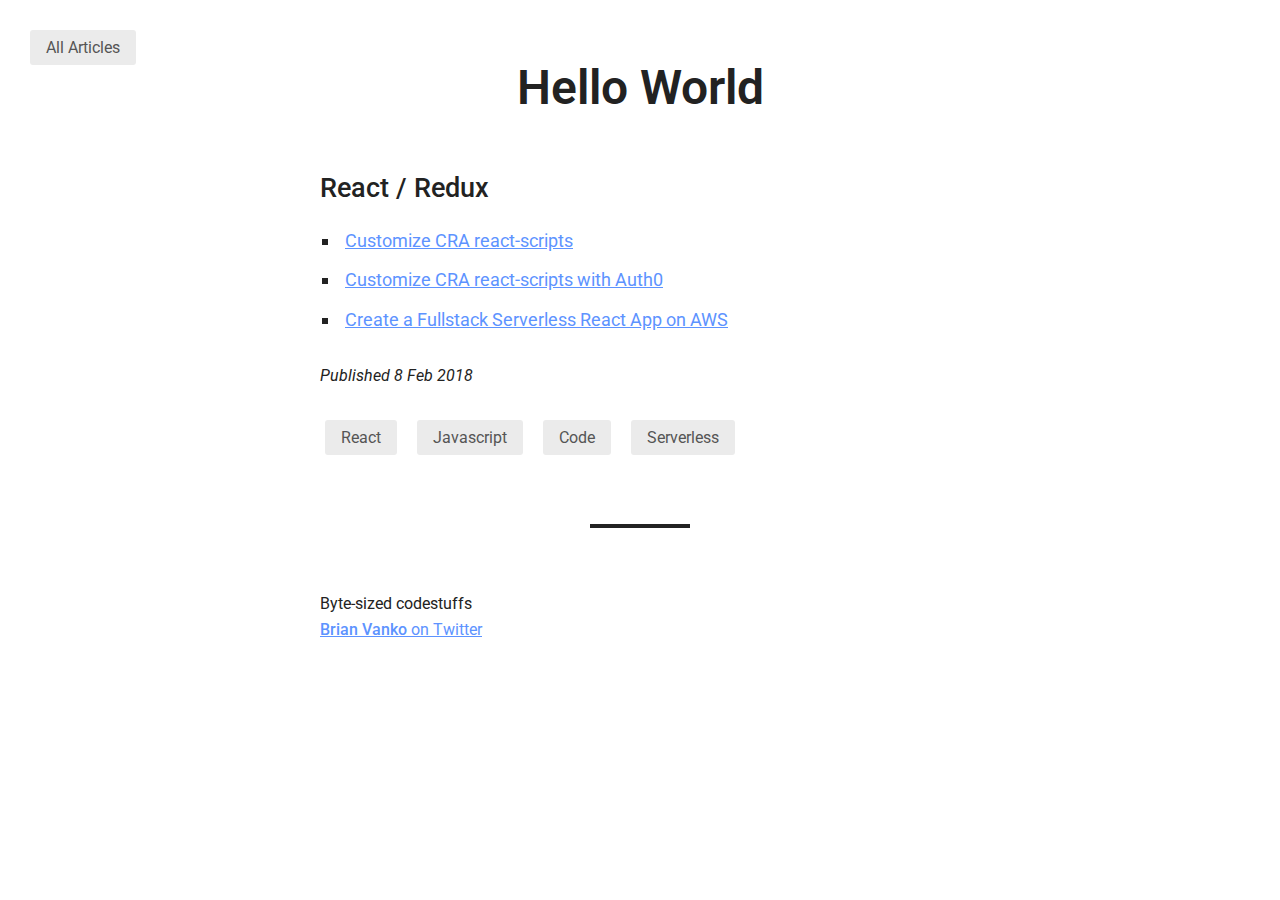
<file: posts/things-i-like/index.html>
<!DOCTYPE html><html><head><meta charset="utf-8"/><meta http-equiv="x-ua-compatible" content="ie=edge"/><meta name="viewport" content="width=device-width, initial-scale=1, shrink-to-fit=no"/><link rel="preload" href="/component---src-layouts-index-jsx-e24b71f256525dbd31e0.js" as="script"/><link rel="preload" href="/component---src-templates-post-template-jsx-2f9681c92a2209f62036.js" as="script"/><link rel="preload" href="/path---posts-things-i-like-21f6538748f401599002.js" as="script"/><link rel="preload" href="/app-4b8271ba0d4de1be4b33.js" as="script"/><link rel="preload" href="/commons-e6c54f7e67b9c391dbc8.js" as="script"/><link rel="alternate" type="application/rss+xml" href="/rss.xml"/><link href="https://fonts.googleapis.com/css?family=Roboto:400,400i,500,700" rel="stylesheet"/><link rel="sitemap" type="application/xml" href="/sitemap.xml"/><title data-react-helmet="true">Hello World - Blog by Brian Vanko</title><meta data-react-helmet="true" name="description" content="Here&#x27;s what I&#x27;ve been reading today..."/><style id="gatsby-inlined-css">/*! normalize.css v5.0.0 | MIT License | github.com/necolas/normalize.css */html{font-family:sans-serif;line-height:1.15;-ms-text-size-adjust:100%;-webkit-text-size-adjust:100%}body{margin:0}article,aside,footer,header,nav,section{display:block}h1{font-size:2em;margin:.67em 0}figcaption,figure,main{display:block}figure{margin:1em 2.5rem}hr{box-sizing:content-box;height:0;overflow:visible}pre{font-family:monospace,monospace;font-size:1em}a{background-color:transparent;-webkit-text-decoration-skip:objects}a:active,a:hover{outline-width:0}abbr[title]{border-bottom:none;text-decoration:underline;text-decoration:underline dotted}b,strong{font-weight:inherit;font-weight:bolder}code,kbd,samp{font-family:monospace,monospace;font-size:1em}dfn{font-style:italic}mark{background-color:#ff0;color:#000}small{font-size:80%}sub,sup{font-size:75%;line-height:0;position:relative;vertical-align:baseline}sub{bottom:-.25em}sup{top:-.5em}audio,video{display:inline-block}audio:not([controls]){display:none;height:0}img{border-style:none}svg:not(:root){overflow:hidden}button,input,optgroup,select,textarea{font-family:sans-serif;font-size:100%;line-height:1.15;margin:0}button,input{overflow:visible}button,select{text-transform:none}[type=reset],[type=submit],button,html [type=button]{-webkit-appearance:button}[type=button]::-moz-focus-inner,[type=reset]::-moz-focus-inner,[type=submit]::-moz-focus-inner,button::-moz-focus-inner{border-style:none;padding:0}[type=button]:-moz-focusring,[type=reset]:-moz-focusring,[type=submit]:-moz-focusring,button:-moz-focusring{outline:1px dotted ButtonText}fieldset{border:1px solid silver;margin:0 .125rem;padding:.35em .625em .75em}legend{box-sizing:border-box;color:inherit;display:table;max-width:100%;padding:0;white-space:normal}progress{display:inline-block;vertical-align:baseline}textarea{overflow:auto}[type=checkbox],[type=radio]{box-sizing:border-box;padding:0}[type=number]::-webkit-inner-spin-button,[type=number]::-webkit-outer-spin-button{height:auto}[type=search]{-webkit-appearance:textfield;outline-offset:-2px}[type=search]::-webkit-search-cancel-button,[type=search]::-webkit-search-decoration{-webkit-appearance:none}::-webkit-file-upload-button{-webkit-appearance:button;font:inherit}details,menu{display:block}summary{display:list-item}canvas{display:inline-block}[hidden],template{display:none}html{font-size:100}body{color:#222;line-height:1.625;font-size:1rem;-ms-text-size-adjust:100%;-webkit-text-size-adjust:100%;text-rendering:optimizeLegibility;-webkit-font-smoothing:antialiased;-moz-osx-font-smoothing:grayscale}body,h1,h2,h3,h4,h5,h6{font-family:Roboto,Helvetica Neue,Helvetica,Arial,sans-serif}h1,h2,h3,h4,h5,h6{font-weight:500}h1{font-size:2.5rem;line-height:3.25rem;margin-top:6.5rem;margin-bottom:1.625rem}h2{font-size:1.6875rem;line-height:2.4375rem}h2,h3{margin-top:3.25rem;margin-bottom:.8125rem}h3{font-size:1.375rem;line-height:1.625rem}h4{font-size:1.2rem;margin-top:2.4375rem}h4,h5{line-height:1.625rem;margin-bottom:.8125rem}h5,h6{font-size:1rem;margin-top:4.0625rem}h6{line-height:1.625rem;margin-bottom:.8125rem}img{max-width:100%;margin:inherit auto}hr,img{border:0;display:block}hr{color:#222;height:26px;margin:3.25rem auto;background-size:100% 26px;background-image:linear-gradient(180deg,transparent 1px,transparent 11px,#222 0,#222 15px,transparent 0,transparent 26px);width:6.25rem}a{color:#5d93ff;text-decoration:none}a:active,a:focus,a:hover{color:#f7a046}b,strong{font-weight:500}ul{list-style:square;margin-bottom:1.625rem}ul li{padding:0 .3125rem;margin-bottom:.625rem}p{line-height:1.625rem;margin-bottom:1.625rem}blockquote{padding:0;font-style:italic;text-align:center}figure{display:block;width:100%;height:auto}figcaption{line-height:1.21875rem;margin-top:.40625rem;color:#222;font-size:.875rem;font-style:italic;margin-bottom:0;text-align:center}.layout{max-width:66.875rem;margin-left:auto;margin-right:auto}.layout:after,.layout:before{content:"";display:table}.layout:after{clear:both}.content__inner{padding:1.5625rem 1.25rem}@media screen and (min-width:685px){figure.float-left,figure.float-right{max-width:19.375rem;padding:0 1.625rem}.float-right{float:right}.float-left{float:left}.content{width:calc(99.9% * 7/12 - 0.78125rem)}.content:nth-child(1n){float:left;margin-right:1.875rem;clear:none}.content:last-child{margin-right:0}.content:nth-child(12n){margin-right:0;float:right}.content:nth-child(12n+1){clear:both}.content__inner{padding:1.875rem 1.25rem}}@media screen and (min-width:960px){.content{width:calc(99.9% * 2/3 - 0.625rem)}.content:nth-child(1n){float:left;margin-right:1.875rem;clear:none}.content:last-child{margin-right:0}.content:nth-child(3n){margin-right:0;float:right}.content:nth-child(3n+1){clear:both}.content__inner{padding:2.5rem 2.1875rem}}code[class*=language-],pre[class*=language-]{color:#000;background:none;text-shadow:0 1px #fff;font-family:Consolas,Monaco,Andale Mono,Ubuntu Mono,monospace;text-align:left;white-space:pre;word-spacing:normal;word-break:normal;word-wrap:normal;line-height:1.5;-moz-tab-size:4;-o-tab-size:4;tab-size:4;-webkit-hyphens:none;-ms-hyphens:none;hyphens:none}code[class*=language-]::-moz-selection,code[class*=language-] ::-moz-selection,pre[class*=language-]::-moz-selection,pre[class*=language-] ::-moz-selection{text-shadow:none;background:#b3d4fc}code[class*=language-]::selection,code[class*=language-] ::selection,pre[class*=language-]::selection,pre[class*=language-] ::selection{text-shadow:none;background:#b3d4fc}@media print{code[class*=language-],pre[class*=language-]{text-shadow:none}}pre[class*=language-]{padding:1em;margin:.5em 0;overflow:auto}:not(pre)>code[class*=language-],pre[class*=language-]{background:#f5f2f0}:not(pre)>code[class*=language-]{padding:.1em;border-radius:.3em;white-space:normal}.token.cdata,.token.comment,.token.doctype,.token.prolog{color:#708090}.token.punctuation{color:#999}.namespace{opacity:.7}.token.boolean,.token.constant,.token.deleted,.token.number,.token.property,.token.symbol,.token.tag{color:#905}.token.attr-name,.token.builtin,.token.char,.token.inserted,.token.selector,.token.string{color:#690}.language-css .token.string,.style .token.string,.token.entity,.token.operator,.token.url{color:#a67f59;background:hsla(0,0%,100%,.5)}.token.atrule,.token.attr-value,.token.keyword{color:#07a}.token.function{color:#dd4a68}.token.important,.token.regex,.token.variable{color:#e90}.token.bold,.token.important{font-weight:700}.token.italic{font-style:italic}.token.entity{cursor:help}.tags__list-item-link{color:#222}.tags__list-item-link:focus,.tags__list-item-link:hover{color:#5d93ff;border-bottom:1px solid #5d93ff}.categories__list-item-link{color:#222}.categories__list-item-link:focus,.categories__list-item-link:hover{color:#5d93ff;border-bottom:1px solid #5d93ff}.post-single__inner{max-width:59.0625rem;padding:0 .9375rem;margin:0 auto}.post-single__title{font-size:2rem;max-width:40rem;margin:1.625rem auto 0;font-weight:600;text-align:center;line-height:2.68125rem}.post-single__body figure{margin-bottom:1.625rem}.post-single__body figure blockquote{font-style:italic;text-align:center;margin-top:0;padding:1.625rem 0}.post-single__body figure blockquote p{max-width:40rem;font-size:1.6817rem;margin-top:0;margin-bottom:1.625rem;line-height:2.4375rem}.post-single__body a{text-decoration:underline}.post-single__body .gatsby-highlight{max-width:40rem;margin-left:.9375rem;margin-right:.9375rem;margin-bottom:1.625rem}.post-single__body :not(div){max-width:40rem;margin-left:auto;margin-right:auto}.post-single__footer{max-width:40rem;margin:1.625rem .9375rem 3.25rem;line-height:1.625rem}.post-single__footer-text a{text-decoration:underline}.post-single__date{max-width:40rem;margin-left:auto;margin-right:auto}.post-single__tags{margin-bottom:.8125rem}.post-single__tags-list{list-style:none;margin:0 -.3125rem;padding:0}.post-single__tags-list-item{display:inline-block;margin:.625rem .3125rem}.post-single__tags-list-item-link{background:#ebebeb;text-decoration:none;border:0;border-radius:.1875rem;color:#555;line-height:1.625;padding:.5rem 1rem}.post-single__tags-list-item-link:focus,.post-single__tags-list-item-link:hover{color:#222;background:#dfdfdf;border:0}.post-single__home-button{display:block;margin-left:auto;margin-right:auto;max-width:5.625rem;font-size:1rem;padding:0 1rem;height:35px;line-height:2.1875rem;text-align:center;color:#555;background:#ebebeb;font-weight:400;border-radius:.1875rem;margin-top:1.625rem}.post-single__home-button:focus,.post-single__home-button:hover{color:#222;background:#dfdfdf;border:0}@media screen and (min-width:685px){.post-single__body .gatsby-highlight,.post-single__footer{margin-left:auto;margin-right:auto}}@media screen and (min-width:960px){.post-single__inner{padding:0}.post-single__title{font-size:3rem;line-height:3.65625rem;margin-top:3.65625rem;margin-bottom:2.4375rem}.post-single__body,.post-single__body p{font-size:1.125rem;line-height:1.82813rem;margin-bottom:1.82813rem}.post-single__home-button{position:fixed;max-width:auto;margin:0;top:30px;left:30px}}.menu{margin-bottom:1.625rem}.menu__list{list-style:none;padding:0;margin:0}.menu__list-item{padding:0;margin:.625rem 0}.menu__list-item-link{font-size:1rem;color:#222;font-weight:400;border:0}.menu__list-item-link:focus,.menu__list-item-link:hover{color:#5d93ff;border-bottom:1px solid #5d93ff}.menu__list-item-link--active{color:#222;border-bottom:1px solid #222}.links{margin-bottom:1.625rem}.links__list{display:-ms-flexbox;display:flex;list-style:none;padding:0;margin:.625rem -.1875rem}.links__list-item{padding:0;margin:0 .1875rem;height:24px;width:1.5rem;line-height:1.5rem;border-radius:.1875rem;text-align:center;background:#ebebeb}.links__list-item a{border:0}.links__list-item a i{font-size:.875rem;color:#555}.links__list-item a:focus i,.links__list-item a:hover i{color:#222}@font-face{font-family:fontello;src:url(/static/fontello.96eee913.eot);src:url(/static/fontello.96eee913.eot#iefix) format("embedded-opentype"),url(/static/fontello.07ad3c83.woff2) format("woff2"),url(/static/fontello.9aee3ebc.woff) format("woff"),url(/static/fontello.554de365.ttf) format("truetype"),url([data-uri]#fontello) format("svg");font-weight:400;font-style:normal}[class*=" icon-"]:before,[class^=icon-]:before{font-family:fontello;font-style:normal;font-weight:400;speak:none;display:inline-block;text-decoration:inherit;width:1em;margin-right:.2em;text-align:center;-webkit-font-feature-settings:normal;font-feature-settings:normal;font-variant:normal;text-transform:none;line-height:1em;margin-left:.2em;-webkit-font-smoothing:antialiased;-moz-osx-font-smoothing:grayscale}.icon-mail:before{content:"\E800"}.icon-twitter:before{content:"\F099"}.icon-facebook:before{content:"\F09A"}.icon-rss:before{content:"\F09E"}.icon-linkedin:before{content:"\F0E1"}.icon-github:before{content:"\F113"}.icon-stackoverflow:before{content:"\F16C"}.icon-instagram:before{content:"\F16D"}.icon-tumblr:before{content:"\F173"}.icon-dribbble:before{content:"\F17D"}.icon-skype:before{content:"\F17E"}.icon-vkontakte:before{content:"\F189"}.icon-slack:before{content:"\F198"}.icon-paper-plane:before{content:"\F1D8"}.icon-whatsapp:before{content:"\F232"}.icon-odnoklassniki:before{content:"\F263"}.sidebar{width:100%}.sidebar__inner{position:relative;padding:1.5625rem 1.25rem 0}.sidebar__author-photo{display:inline-block;margin-bottom:0;border-radius:50%;background-clip:padding-box}.sidebar__author-title{font-size:1.125rem;font-weight:500;line-height:1.82813rem;margin:.8125rem 0}.sidebar__author-title-link,.sidebar__author-title-link:focus,.sidebar__author-title-link:hover{color:#222}.sidebar__author-subtitle{color:#888;line-height:1.625rem;margin-bottom:1.625rem}.sidebar__copyright{color:#b6b6b6;font-size:.875rem}@media screen and (min-width:685px){.sidebar{width:calc(99.9% * 5/12 - 1.09375rem)}.sidebar:nth-child(1n){float:left;margin-right:1.875rem;clear:none}.sidebar:last-child{margin-right:0}.sidebar:nth-child(12n){margin-right:0;float:right}.sidebar:nth-child(12n+1){clear:both}.sidebar__inner{padding:1.875rem 1.25rem 0}.sidebar__inner:after{background:#e6e6e6;background:linear-gradient(180deg,#e6e6e6 0,#e6e6e6 48%,#fff);position:absolute;content:"";width:.0625rem;height:540px;top:30px;right:-10px;bottom:0}}@media screen and (min-width:960px){.sidebar{width:calc(99.9% * 1/3 - 1.25rem)}.sidebar:nth-child(1n){float:left;margin-right:1.875rem;clear:none}.sidebar:last-child{margin-right:0}.sidebar:nth-child(3n){margin-right:0;float:right}.sidebar:nth-child(3n+1){clear:both}.sidebar__inner{padding:2.5rem}}.post{margin-bottom:2.03125rem}.post:last-child,.post__title{margin-bottom:.8125rem}.post__title{font-size:1.6875rem;line-height:2.4375rem;margin-top:0}.post__title-link{color:#222}.post__title-link:focus,.post__title-link:hover{color:#222;border-bottom:1px solid #222}.post__description{font-size:1rem;line-height:1.625rem;margin-bottom:1.21875rem}.post__meta-time{font-size:.875rem;color:#222;font-weight:500;text-transform:uppercase}.post__meta-divider{margin:0 .3125rem}.post__meta-category-link{font-size:.875rem;color:#f7a046;font-weight:500;text-transform:uppercase}.post__meta-category-link:focus,.post__meta-category-link:hover{color:#5d93ff}.post__readmore{font-size:1rem;color:#5d93ff}.post__readmore:focus,.post__readmore:hover{color:#5d93ff;border-bottom:1px solid #5d93ff}.page{margin-bottom:3.25rem}.page__title{font-size:2.5rem;font-weight:500;line-height:3.25rem;margin-top:0;margin-bottom:2.35625rem}.page__body{font-size:1rem;line-height:1.625rem;margin:0 0 1.625rem}</style></head><body><div id="___gatsby"><div class="layout" data-reactroot="" data-reactid="1" data-react-checksum="-631632597"><!-- react-empty: 2 --><div data-reactid="3"><!-- react-empty: 4 --><div data-reactid="5"><div data-reactid="6"><a class="post-single__home-button" href="/" data-reactid="7">All Articles</a></div><div class="post-single" data-reactid="8"><div class="post-single__inner" data-reactid="9"><h1 class="post-single__title" data-reactid="10">Hello World</h1><div class="post-single__body" data-reactid="11"><h2>React / Redux</h2>
<ul>
<li><a href="https://medium.com/@kitze/configure-create-react-app-without-ejecting-d8450e96196a">Customize CRA react-scripts</a></li>
<li><a href="https://auth0.com/blog/how-to-configure-create-react-app/">Customize CRA react-scripts with Auth0</a></li>
<li><a href="https://serverless-stack.com/">Create a Fullstack Serverless React App on AWS</a></li>
</ul></div><div class="post-single__date" data-reactid="12"><em data-reactid="13"><!-- react-text: 14 -->Published <!-- /react-text --><!-- react-text: 15 -->8 Feb 2018<!-- /react-text --></em></div></div><div class="post-single__footer" data-reactid="16"><div class="post-single__tags" data-reactid="17"><ul class="post-single__tags-list" data-reactid="18"><li class="post-single__tags-list-item" data-reactid="19"><a class="post-single__tags-list-item-link" href="/tags/react/" data-reactid="20">React</a></li><li class="post-single__tags-list-item" data-reactid="21"><a class="post-single__tags-list-item-link" href="/tags/javascript/" data-reactid="22">Javascript</a></li><li class="post-single__tags-list-item" data-reactid="23"><a class="post-single__tags-list-item-link" href="/tags/code/" data-reactid="24">Code</a></li><li class="post-single__tags-list-item" data-reactid="25"><a class="post-single__tags-list-item-link" href="/tags/serverless/" data-reactid="26">Serverless</a></li></ul></div><hr data-reactid="27"/><p class="post-single__footer-text" data-reactid="28"><!-- react-text: 29 -->Byte-sized codestuffs<!-- /react-text --><a href="https://twitter.com/#" target="_blank" rel="noopener noreferrer" data-reactid="30"><br data-reactid="31"/><!-- react-text: 32 --> <!-- /react-text --><strong data-reactid="33">Brian Vanko</strong><!-- react-text: 34 --> on Twitter<!-- /react-text --></a></p><div data-reactid="35"><!-- react-empty: 36 --></div></div></div></div></div></div></div><script id="webpack-manifest">/*<![CDATA[*/window.webpackManifest={"231608221292675":"app-4b8271ba0d4de1be4b33.js","108009296967943":"component---src-templates-post-template-jsx-2f9681c92a2209f62036.js","2638498282051":"component---src-templates-tag-template-jsx-ed5d90d698ceea63ea43.js","90179704293519":"component---src-templates-category-template-jsx-b755cb17ab99eccccdc1.js","11305920230724":"component---src-templates-page-template-jsx-994fa15cdac2f9049e27.js","183328146348521":"component---src-pages-404-jsx-3d0441dd1a11b2f3a35b.js","142542727794042":"component---src-pages-categories-jsx-dc892dc56898ecd4183e.js","213534597649335":"component---src-pages-index-jsx-6c38fc1ad9979dc9d50f.js","36530248567819":"component---src-pages-tags-jsx-e1306667a369780294ff.js","60335399758886":"path----557518bd178906f8d58a.js","52302114483981":"path---posts-things-i-like-21f6538748f401599002.js","84586273293571":"path---tags-react-fd527f11a4a195399d8a.js","67335324583948":"path---tags-javascript-27c400e030e99523fe1a.js","255799979390459":"path---tags-code-b1dad94b8b482cc75e7a.js","30909594585211":"path---tags-serverless-7b5f79aef3691aab2abc.js","180824789067976":"path---categories-react-36cc2bc82fa03f6a0703.js","184662623972074":"path---contact-ee7745d7ade45e98e145.js","273950069227526":"path---about-a1bd32f404bac45a890d.js","254022195166212":"path---404-b218b66f9aa4c9c03343.js","30875753179511":"path---categories-ac12d314008d9e6e71c6.js","142629428675168":"path---index-827c1ba6fd247b5f77d6.js","55702396619907":"path---tags-0b3f2f700c13f8e9fda9.js","178698757827068":"path---404-html-b218b66f9aa4c9c03343.js","79611799117203":"component---src-layouts-index-jsx-e24b71f256525dbd31e0.js"}/*]]>*/</script><script>
  
  (function(i,s,o,g,r,a,m){i['GoogleAnalyticsObject']=r;i[r]=i[r]||function(){
  (i[r].q=i[r].q||[]).push(arguments)},i[r].l=1*new Date();a=s.createElement(o),
  m=s.getElementsByTagName(o)[0];a.async=1;a.src=g;m.parentNode.insertBefore(a,m)
  })(window,document,'script','https://www.google-analytics.com/analytics.js','ga');

  ga('create', '', 'auto');
  </script><script>/*<![CDATA[*/!function(e,t,r){function n(){for(;d[0]&&"loaded"==d[0][f];)c=d.shift(),c[o]=!i.parentNode.insertBefore(c,i)}for(var s,a,c,d=[],i=e.scripts[0],o="onreadystatechange",f="readyState";s=r.shift();)a=e.createElement(t),"async"in i?(a.async=!1,e.head.appendChild(a)):i[f]?(d.push(a),a[o]=n):e.write("<"+t+' src="'+s+'" defer></'+t+">"),a.src=s}(document,"script",["/commons-e6c54f7e67b9c391dbc8.js","/app-4b8271ba0d4de1be4b33.js","/path---posts-things-i-like-21f6538748f401599002.js","/component---src-templates-post-template-jsx-2f9681c92a2209f62036.js","/component---src-layouts-index-jsx-e24b71f256525dbd31e0.js"])/*]]>*/</script></body></html>
</file>
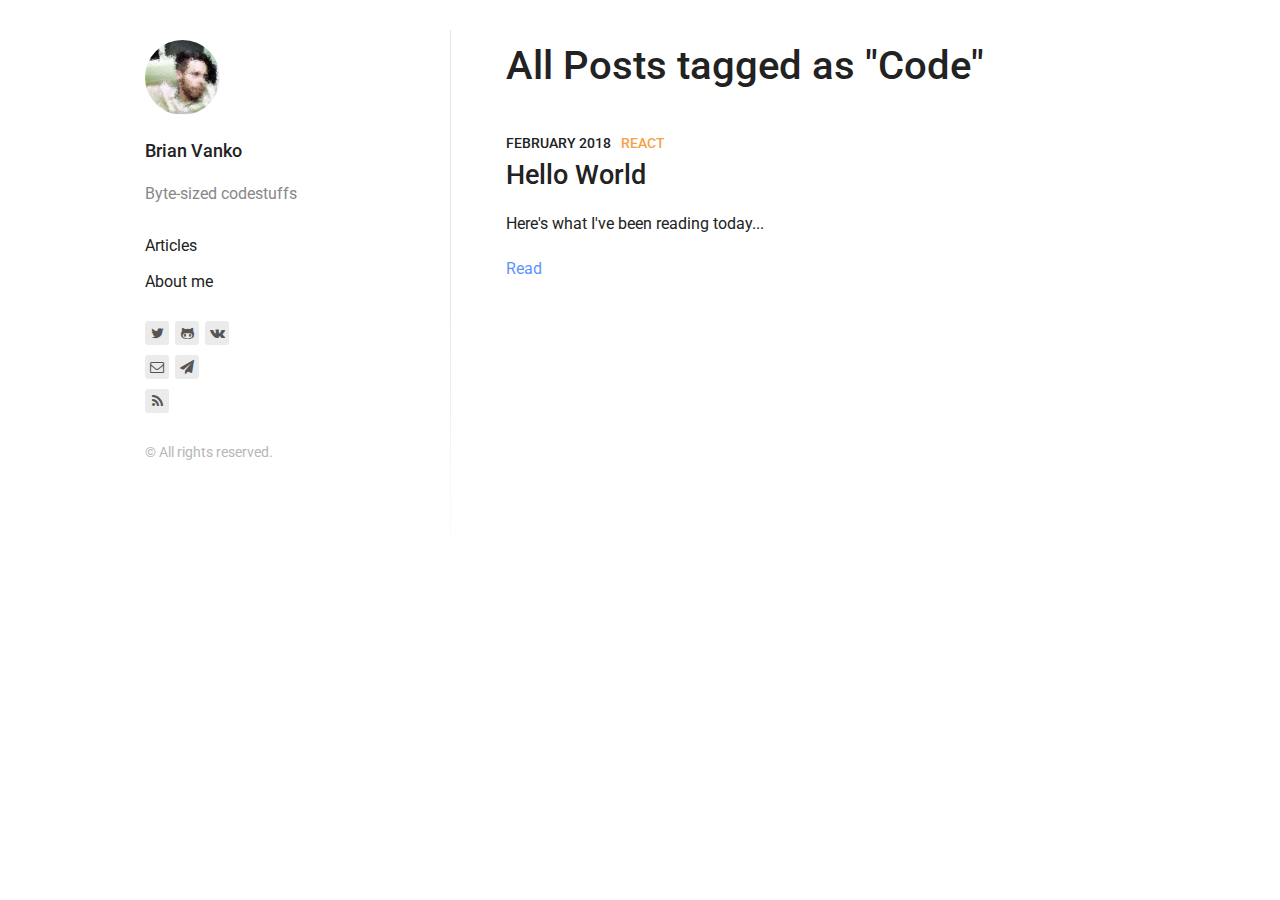
<file: tags/code/index.html>
<!DOCTYPE html><html><head><meta charset="utf-8"/><meta http-equiv="x-ua-compatible" content="ie=edge"/><meta name="viewport" content="width=device-width, initial-scale=1, shrink-to-fit=no"/><link rel="preload" href="/component---src-layouts-index-jsx-e24b71f256525dbd31e0.js" as="script"/><link rel="preload" href="/component---src-templates-tag-template-jsx-ed5d90d698ceea63ea43.js" as="script"/><link rel="preload" href="/path---tags-code-b1dad94b8b482cc75e7a.js" as="script"/><link rel="preload" href="/app-4b8271ba0d4de1be4b33.js" as="script"/><link rel="preload" href="/commons-e6c54f7e67b9c391dbc8.js" as="script"/><link rel="alternate" type="application/rss+xml" href="/rss.xml"/><link href="https://fonts.googleapis.com/css?family=Roboto:400,400i,500,700" rel="stylesheet"/><link rel="sitemap" type="application/xml" href="/sitemap.xml"/><title data-react-helmet="true">All Posts tagged as &quot;Code&quot; - Blog by Brian Vanko</title><style id="gatsby-inlined-css">/*! normalize.css v5.0.0 | MIT License | github.com/necolas/normalize.css */html{font-family:sans-serif;line-height:1.15;-ms-text-size-adjust:100%;-webkit-text-size-adjust:100%}body{margin:0}article,aside,footer,header,nav,section{display:block}h1{font-size:2em;margin:.67em 0}figcaption,figure,main{display:block}figure{margin:1em 2.5rem}hr{box-sizing:content-box;height:0;overflow:visible}pre{font-family:monospace,monospace;font-size:1em}a{background-color:transparent;-webkit-text-decoration-skip:objects}a:active,a:hover{outline-width:0}abbr[title]{border-bottom:none;text-decoration:underline;text-decoration:underline dotted}b,strong{font-weight:inherit;font-weight:bolder}code,kbd,samp{font-family:monospace,monospace;font-size:1em}dfn{font-style:italic}mark{background-color:#ff0;color:#000}small{font-size:80%}sub,sup{font-size:75%;line-height:0;position:relative;vertical-align:baseline}sub{bottom:-.25em}sup{top:-.5em}audio,video{display:inline-block}audio:not([controls]){display:none;height:0}img{border-style:none}svg:not(:root){overflow:hidden}button,input,optgroup,select,textarea{font-family:sans-serif;font-size:100%;line-height:1.15;margin:0}button,input{overflow:visible}button,select{text-transform:none}[type=reset],[type=submit],button,html [type=button]{-webkit-appearance:button}[type=button]::-moz-focus-inner,[type=reset]::-moz-focus-inner,[type=submit]::-moz-focus-inner,button::-moz-focus-inner{border-style:none;padding:0}[type=button]:-moz-focusring,[type=reset]:-moz-focusring,[type=submit]:-moz-focusring,button:-moz-focusring{outline:1px dotted ButtonText}fieldset{border:1px solid silver;margin:0 .125rem;padding:.35em .625em .75em}legend{box-sizing:border-box;color:inherit;display:table;max-width:100%;padding:0;white-space:normal}progress{display:inline-block;vertical-align:baseline}textarea{overflow:auto}[type=checkbox],[type=radio]{box-sizing:border-box;padding:0}[type=number]::-webkit-inner-spin-button,[type=number]::-webkit-outer-spin-button{height:auto}[type=search]{-webkit-appearance:textfield;outline-offset:-2px}[type=search]::-webkit-search-cancel-button,[type=search]::-webkit-search-decoration{-webkit-appearance:none}::-webkit-file-upload-button{-webkit-appearance:button;font:inherit}details,menu{display:block}summary{display:list-item}canvas{display:inline-block}[hidden],template{display:none}html{font-size:100}body{color:#222;line-height:1.625;font-size:1rem;-ms-text-size-adjust:100%;-webkit-text-size-adjust:100%;text-rendering:optimizeLegibility;-webkit-font-smoothing:antialiased;-moz-osx-font-smoothing:grayscale}body,h1,h2,h3,h4,h5,h6{font-family:Roboto,Helvetica Neue,Helvetica,Arial,sans-serif}h1,h2,h3,h4,h5,h6{font-weight:500}h1{font-size:2.5rem;line-height:3.25rem;margin-top:6.5rem;margin-bottom:1.625rem}h2{font-size:1.6875rem;line-height:2.4375rem}h2,h3{margin-top:3.25rem;margin-bottom:.8125rem}h3{font-size:1.375rem;line-height:1.625rem}h4{font-size:1.2rem;margin-top:2.4375rem}h4,h5{line-height:1.625rem;margin-bottom:.8125rem}h5,h6{font-size:1rem;margin-top:4.0625rem}h6{line-height:1.625rem;margin-bottom:.8125rem}img{max-width:100%;margin:inherit auto}hr,img{border:0;display:block}hr{color:#222;height:26px;margin:3.25rem auto;background-size:100% 26px;background-image:linear-gradient(180deg,transparent 1px,transparent 11px,#222 0,#222 15px,transparent 0,transparent 26px);width:6.25rem}a{color:#5d93ff;text-decoration:none}a:active,a:focus,a:hover{color:#f7a046}b,strong{font-weight:500}ul{list-style:square;margin-bottom:1.625rem}ul li{padding:0 .3125rem;margin-bottom:.625rem}p{line-height:1.625rem;margin-bottom:1.625rem}blockquote{padding:0;font-style:italic;text-align:center}figure{display:block;width:100%;height:auto}figcaption{line-height:1.21875rem;margin-top:.40625rem;color:#222;font-size:.875rem;font-style:italic;margin-bottom:0;text-align:center}.layout{max-width:66.875rem;margin-left:auto;margin-right:auto}.layout:after,.layout:before{content:"";display:table}.layout:after{clear:both}.content__inner{padding:1.5625rem 1.25rem}@media screen and (min-width:685px){figure.float-left,figure.float-right{max-width:19.375rem;padding:0 1.625rem}.float-right{float:right}.float-left{float:left}.content{width:calc(99.9% * 7/12 - 0.78125rem)}.content:nth-child(1n){float:left;margin-right:1.875rem;clear:none}.content:last-child{margin-right:0}.content:nth-child(12n){margin-right:0;float:right}.content:nth-child(12n+1){clear:both}.content__inner{padding:1.875rem 1.25rem}}@media screen and (min-width:960px){.content{width:calc(99.9% * 2/3 - 0.625rem)}.content:nth-child(1n){float:left;margin-right:1.875rem;clear:none}.content:last-child{margin-right:0}.content:nth-child(3n){margin-right:0;float:right}.content:nth-child(3n+1){clear:both}.content__inner{padding:2.5rem 2.1875rem}}code[class*=language-],pre[class*=language-]{color:#000;background:none;text-shadow:0 1px #fff;font-family:Consolas,Monaco,Andale Mono,Ubuntu Mono,monospace;text-align:left;white-space:pre;word-spacing:normal;word-break:normal;word-wrap:normal;line-height:1.5;-moz-tab-size:4;-o-tab-size:4;tab-size:4;-webkit-hyphens:none;-ms-hyphens:none;hyphens:none}code[class*=language-]::-moz-selection,code[class*=language-] ::-moz-selection,pre[class*=language-]::-moz-selection,pre[class*=language-] ::-moz-selection{text-shadow:none;background:#b3d4fc}code[class*=language-]::selection,code[class*=language-] ::selection,pre[class*=language-]::selection,pre[class*=language-] ::selection{text-shadow:none;background:#b3d4fc}@media print{code[class*=language-],pre[class*=language-]{text-shadow:none}}pre[class*=language-]{padding:1em;margin:.5em 0;overflow:auto}:not(pre)>code[class*=language-],pre[class*=language-]{background:#f5f2f0}:not(pre)>code[class*=language-]{padding:.1em;border-radius:.3em;white-space:normal}.token.cdata,.token.comment,.token.doctype,.token.prolog{color:#708090}.token.punctuation{color:#999}.namespace{opacity:.7}.token.boolean,.token.constant,.token.deleted,.token.number,.token.property,.token.symbol,.token.tag{color:#905}.token.attr-name,.token.builtin,.token.char,.token.inserted,.token.selector,.token.string{color:#690}.language-css .token.string,.style .token.string,.token.entity,.token.operator,.token.url{color:#a67f59;background:hsla(0,0%,100%,.5)}.token.atrule,.token.attr-value,.token.keyword{color:#07a}.token.function{color:#dd4a68}.token.important,.token.regex,.token.variable{color:#e90}.token.bold,.token.important{font-weight:700}.token.italic{font-style:italic}.token.entity{cursor:help}.tags__list-item-link{color:#222}.tags__list-item-link:focus,.tags__list-item-link:hover{color:#5d93ff;border-bottom:1px solid #5d93ff}.categories__list-item-link{color:#222}.categories__list-item-link:focus,.categories__list-item-link:hover{color:#5d93ff;border-bottom:1px solid #5d93ff}.post-single__inner{max-width:59.0625rem;padding:0 .9375rem;margin:0 auto}.post-single__title{font-size:2rem;max-width:40rem;margin:1.625rem auto 0;font-weight:600;text-align:center;line-height:2.68125rem}.post-single__body figure{margin-bottom:1.625rem}.post-single__body figure blockquote{font-style:italic;text-align:center;margin-top:0;padding:1.625rem 0}.post-single__body figure blockquote p{max-width:40rem;font-size:1.6817rem;margin-top:0;margin-bottom:1.625rem;line-height:2.4375rem}.post-single__body a{text-decoration:underline}.post-single__body .gatsby-highlight{max-width:40rem;margin-left:.9375rem;margin-right:.9375rem;margin-bottom:1.625rem}.post-single__body :not(div){max-width:40rem;margin-left:auto;margin-right:auto}.post-single__footer{max-width:40rem;margin:1.625rem .9375rem 3.25rem;line-height:1.625rem}.post-single__footer-text a{text-decoration:underline}.post-single__date{max-width:40rem;margin-left:auto;margin-right:auto}.post-single__tags{margin-bottom:.8125rem}.post-single__tags-list{list-style:none;margin:0 -.3125rem;padding:0}.post-single__tags-list-item{display:inline-block;margin:.625rem .3125rem}.post-single__tags-list-item-link{background:#ebebeb;text-decoration:none;border:0;border-radius:.1875rem;color:#555;line-height:1.625;padding:.5rem 1rem}.post-single__tags-list-item-link:focus,.post-single__tags-list-item-link:hover{color:#222;background:#dfdfdf;border:0}.post-single__home-button{display:block;margin-left:auto;margin-right:auto;max-width:5.625rem;font-size:1rem;padding:0 1rem;height:35px;line-height:2.1875rem;text-align:center;color:#555;background:#ebebeb;font-weight:400;border-radius:.1875rem;margin-top:1.625rem}.post-single__home-button:focus,.post-single__home-button:hover{color:#222;background:#dfdfdf;border:0}@media screen and (min-width:685px){.post-single__body .gatsby-highlight,.post-single__footer{margin-left:auto;margin-right:auto}}@media screen and (min-width:960px){.post-single__inner{padding:0}.post-single__title{font-size:3rem;line-height:3.65625rem;margin-top:3.65625rem;margin-bottom:2.4375rem}.post-single__body,.post-single__body p{font-size:1.125rem;line-height:1.82813rem;margin-bottom:1.82813rem}.post-single__home-button{position:fixed;max-width:auto;margin:0;top:30px;left:30px}}.menu{margin-bottom:1.625rem}.menu__list{list-style:none;padding:0;margin:0}.menu__list-item{padding:0;margin:.625rem 0}.menu__list-item-link{font-size:1rem;color:#222;font-weight:400;border:0}.menu__list-item-link:focus,.menu__list-item-link:hover{color:#5d93ff;border-bottom:1px solid #5d93ff}.menu__list-item-link--active{color:#222;border-bottom:1px solid #222}.links{margin-bottom:1.625rem}.links__list{display:-ms-flexbox;display:flex;list-style:none;padding:0;margin:.625rem -.1875rem}.links__list-item{padding:0;margin:0 .1875rem;height:24px;width:1.5rem;line-height:1.5rem;border-radius:.1875rem;text-align:center;background:#ebebeb}.links__list-item a{border:0}.links__list-item a i{font-size:.875rem;color:#555}.links__list-item a:focus i,.links__list-item a:hover i{color:#222}@font-face{font-family:fontello;src:url(/static/fontello.96eee913.eot);src:url(/static/fontello.96eee913.eot#iefix) format("embedded-opentype"),url(/static/fontello.07ad3c83.woff2) format("woff2"),url(/static/fontello.9aee3ebc.woff) format("woff"),url(/static/fontello.554de365.ttf) format("truetype"),url([data-uri]#fontello) format("svg");font-weight:400;font-style:normal}[class*=" icon-"]:before,[class^=icon-]:before{font-family:fontello;font-style:normal;font-weight:400;speak:none;display:inline-block;text-decoration:inherit;width:1em;margin-right:.2em;text-align:center;-webkit-font-feature-settings:normal;font-feature-settings:normal;font-variant:normal;text-transform:none;line-height:1em;margin-left:.2em;-webkit-font-smoothing:antialiased;-moz-osx-font-smoothing:grayscale}.icon-mail:before{content:"\E800"}.icon-twitter:before{content:"\F099"}.icon-facebook:before{content:"\F09A"}.icon-rss:before{content:"\F09E"}.icon-linkedin:before{content:"\F0E1"}.icon-github:before{content:"\F113"}.icon-stackoverflow:before{content:"\F16C"}.icon-instagram:before{content:"\F16D"}.icon-tumblr:before{content:"\F173"}.icon-dribbble:before{content:"\F17D"}.icon-skype:before{content:"\F17E"}.icon-vkontakte:before{content:"\F189"}.icon-slack:before{content:"\F198"}.icon-paper-plane:before{content:"\F1D8"}.icon-whatsapp:before{content:"\F232"}.icon-odnoklassniki:before{content:"\F263"}.sidebar{width:100%}.sidebar__inner{position:relative;padding:1.5625rem 1.25rem 0}.sidebar__author-photo{display:inline-block;margin-bottom:0;border-radius:50%;background-clip:padding-box}.sidebar__author-title{font-size:1.125rem;font-weight:500;line-height:1.82813rem;margin:.8125rem 0}.sidebar__author-title-link,.sidebar__author-title-link:focus,.sidebar__author-title-link:hover{color:#222}.sidebar__author-subtitle{color:#888;line-height:1.625rem;margin-bottom:1.625rem}.sidebar__copyright{color:#b6b6b6;font-size:.875rem}@media screen and (min-width:685px){.sidebar{width:calc(99.9% * 5/12 - 1.09375rem)}.sidebar:nth-child(1n){float:left;margin-right:1.875rem;clear:none}.sidebar:last-child{margin-right:0}.sidebar:nth-child(12n){margin-right:0;float:right}.sidebar:nth-child(12n+1){clear:both}.sidebar__inner{padding:1.875rem 1.25rem 0}.sidebar__inner:after{background:#e6e6e6;background:linear-gradient(180deg,#e6e6e6 0,#e6e6e6 48%,#fff);position:absolute;content:"";width:.0625rem;height:540px;top:30px;right:-10px;bottom:0}}@media screen and (min-width:960px){.sidebar{width:calc(99.9% * 1/3 - 1.25rem)}.sidebar:nth-child(1n){float:left;margin-right:1.875rem;clear:none}.sidebar:last-child{margin-right:0}.sidebar:nth-child(3n){margin-right:0;float:right}.sidebar:nth-child(3n+1){clear:both}.sidebar__inner{padding:2.5rem}}.post{margin-bottom:2.03125rem}.post:last-child,.post__title{margin-bottom:.8125rem}.post__title{font-size:1.6875rem;line-height:2.4375rem;margin-top:0}.post__title-link{color:#222}.post__title-link:focus,.post__title-link:hover{color:#222;border-bottom:1px solid #222}.post__description{font-size:1rem;line-height:1.625rem;margin-bottom:1.21875rem}.post__meta-time{font-size:.875rem;color:#222;font-weight:500;text-transform:uppercase}.post__meta-divider{margin:0 .3125rem}.post__meta-category-link{font-size:.875rem;color:#f7a046;font-weight:500;text-transform:uppercase}.post__meta-category-link:focus,.post__meta-category-link:hover{color:#5d93ff}.post__readmore{font-size:1rem;color:#5d93ff}.post__readmore:focus,.post__readmore:hover{color:#5d93ff;border-bottom:1px solid #5d93ff}.page{margin-bottom:3.25rem}.page__title{font-size:2.5rem;font-weight:500;line-height:3.25rem;margin-top:0;margin-bottom:2.35625rem}.page__body{font-size:1rem;line-height:1.625rem;margin:0 0 1.625rem}</style></head><body><div id="___gatsby"><div class="layout" data-reactroot="" data-reactid="1" data-react-checksum="-1344249032"><!-- react-empty: 2 --><div data-reactid="3"><!-- react-empty: 4 --><div class="sidebar" data-reactid="5"><div class="sidebar__inner" data-reactid="6"><div class="sidebar__author" data-reactid="7"><div data-reactid="8"><a href="/" data-reactid="9"><img src="/static/me.9c000a6d.jpg" class="sidebar__author-photo" width="75" height="75" alt="Brian Vanko" data-reactid="10"/></a><h2 class="sidebar__author-title" data-reactid="11"><a class="sidebar__author-title-link" href="/" data-reactid="12">Brian Vanko</a></h2><p class="sidebar__author-subtitle" data-reactid="13">Byte-sized codestuffs</p></div></div><div data-reactid="14"><nav class="menu" data-reactid="15"><ul class="menu__list" data-reactid="16"><li class="menu__list-item" data-reactid="17"><a class="menu__list-item-link" aria-current="false" href="/" data-reactid="18">Articles</a></li><li class="menu__list-item" data-reactid="19"><a class="menu__list-item-link" aria-current="false" href="/about/" data-reactid="20">About me</a></li></ul></nav><div class="links" data-reactid="21"><ul class="links__list" data-reactid="22"><li class="links__list-item" data-reactid="23"><a href="https://www.twitter.com/#" target="_blank" data-reactid="24"><i class="icon-twitter" data-reactid="25"></i></a></li><li class="links__list-item" data-reactid="26"><a href="https://www.github.com/#" target="_blank" data-reactid="27"><i class="icon-github" data-reactid="28"></i></a></li><li class="links__list-item" data-reactid="29"><a href="https://www.vk.com/#" target="_blank" data-reactid="30"><i class="icon-vkontakte" data-reactid="31"></i></a></li></ul><ul class="links__list" data-reactid="32"><li class="links__list-item" data-reactid="33"><a href="mailto:#" data-reactid="34"><i class="icon-mail" data-reactid="35"></i></a></li><li class="links__list-item" data-reactid="36"><a href="telegram:#" data-reactid="37"><i class="icon-paper-plane" data-reactid="38"></i></a></li></ul><ul class="links__list" data-reactid="39"><li class="links__list-item" data-reactid="40"><a href="#" data-reactid="41"><i class="icon-rss" data-reactid="42"></i></a></li></ul></div><p class="sidebar__copyright" data-reactid="43">© All rights reserved.</p></div></div></div><div class="content" data-reactid="44"><div class="content__inner" data-reactid="45"><div class="page" data-reactid="46"><h1 class="page__title" data-reactid="47"><!-- react-text: 48 -->All Posts tagged as &quot;<!-- /react-text --><!-- react-text: 49 -->Code<!-- /react-text --><!-- react-text: 50 -->&quot;<!-- /react-text --></h1><div class="page__body" data-reactid="51"><div class="post" data-reactid="52"><div class="post__meta" data-reactid="53"><time class="post__meta-time" datetime="February 8, 2018" data-reactid="54">February 2018</time><span class="post__meta-divider" data-reactid="55"></span><span class="post__meta-category" data-reactid="56"><a class="post__meta-category-link" href="/categories/react/" data-reactid="57">React</a></span></div><h2 class="post__title" data-reactid="58"><a class="post__title-link" href="/posts/things-i-like/" data-reactid="59">Hello World</a></h2><p class="post__description" data-reactid="60">Here&#x27;s what I&#x27;ve been reading today...</p><a class="post__readmore" href="/posts/things-i-like/" data-reactid="61">Read</a></div></div></div></div></div></div></div></div><script id="webpack-manifest">/*<![CDATA[*/window.webpackManifest={"231608221292675":"app-4b8271ba0d4de1be4b33.js","108009296967943":"component---src-templates-post-template-jsx-2f9681c92a2209f62036.js","2638498282051":"component---src-templates-tag-template-jsx-ed5d90d698ceea63ea43.js","90179704293519":"component---src-templates-category-template-jsx-b755cb17ab99eccccdc1.js","11305920230724":"component---src-templates-page-template-jsx-994fa15cdac2f9049e27.js","183328146348521":"component---src-pages-404-jsx-3d0441dd1a11b2f3a35b.js","142542727794042":"component---src-pages-categories-jsx-dc892dc56898ecd4183e.js","213534597649335":"component---src-pages-index-jsx-6c38fc1ad9979dc9d50f.js","36530248567819":"component---src-pages-tags-jsx-e1306667a369780294ff.js","60335399758886":"path----557518bd178906f8d58a.js","52302114483981":"path---posts-things-i-like-21f6538748f401599002.js","84586273293571":"path---tags-react-fd527f11a4a195399d8a.js","67335324583948":"path---tags-javascript-27c400e030e99523fe1a.js","255799979390459":"path---tags-code-b1dad94b8b482cc75e7a.js","30909594585211":"path---tags-serverless-7b5f79aef3691aab2abc.js","180824789067976":"path---categories-react-36cc2bc82fa03f6a0703.js","184662623972074":"path---contact-ee7745d7ade45e98e145.js","273950069227526":"path---about-a1bd32f404bac45a890d.js","254022195166212":"path---404-b218b66f9aa4c9c03343.js","30875753179511":"path---categories-ac12d314008d9e6e71c6.js","142629428675168":"path---index-827c1ba6fd247b5f77d6.js","55702396619907":"path---tags-0b3f2f700c13f8e9fda9.js","178698757827068":"path---404-html-b218b66f9aa4c9c03343.js","79611799117203":"component---src-layouts-index-jsx-e24b71f256525dbd31e0.js"}/*]]>*/</script><script>
  
  (function(i,s,o,g,r,a,m){i['GoogleAnalyticsObject']=r;i[r]=i[r]||function(){
  (i[r].q=i[r].q||[]).push(arguments)},i[r].l=1*new Date();a=s.createElement(o),
  m=s.getElementsByTagName(o)[0];a.async=1;a.src=g;m.parentNode.insertBefore(a,m)
  })(window,document,'script','https://www.google-analytics.com/analytics.js','ga');

  ga('create', '', 'auto');
  </script><script>/*<![CDATA[*/!function(e,t,r){function n(){for(;d[0]&&"loaded"==d[0][f];)c=d.shift(),c[o]=!i.parentNode.insertBefore(c,i)}for(var s,a,c,d=[],i=e.scripts[0],o="onreadystatechange",f="readyState";s=r.shift();)a=e.createElement(t),"async"in i?(a.async=!1,e.head.appendChild(a)):i[f]?(d.push(a),a[o]=n):e.write("<"+t+' src="'+s+'" defer></'+t+">"),a.src=s}(document,"script",["/commons-e6c54f7e67b9c391dbc8.js","/app-4b8271ba0d4de1be4b33.js","/path---tags-code-b1dad94b8b482cc75e7a.js","/component---src-templates-tag-template-jsx-ed5d90d698ceea63ea43.js","/component---src-layouts-index-jsx-e24b71f256525dbd31e0.js"])/*]]>*/</script></body></html>
</file>
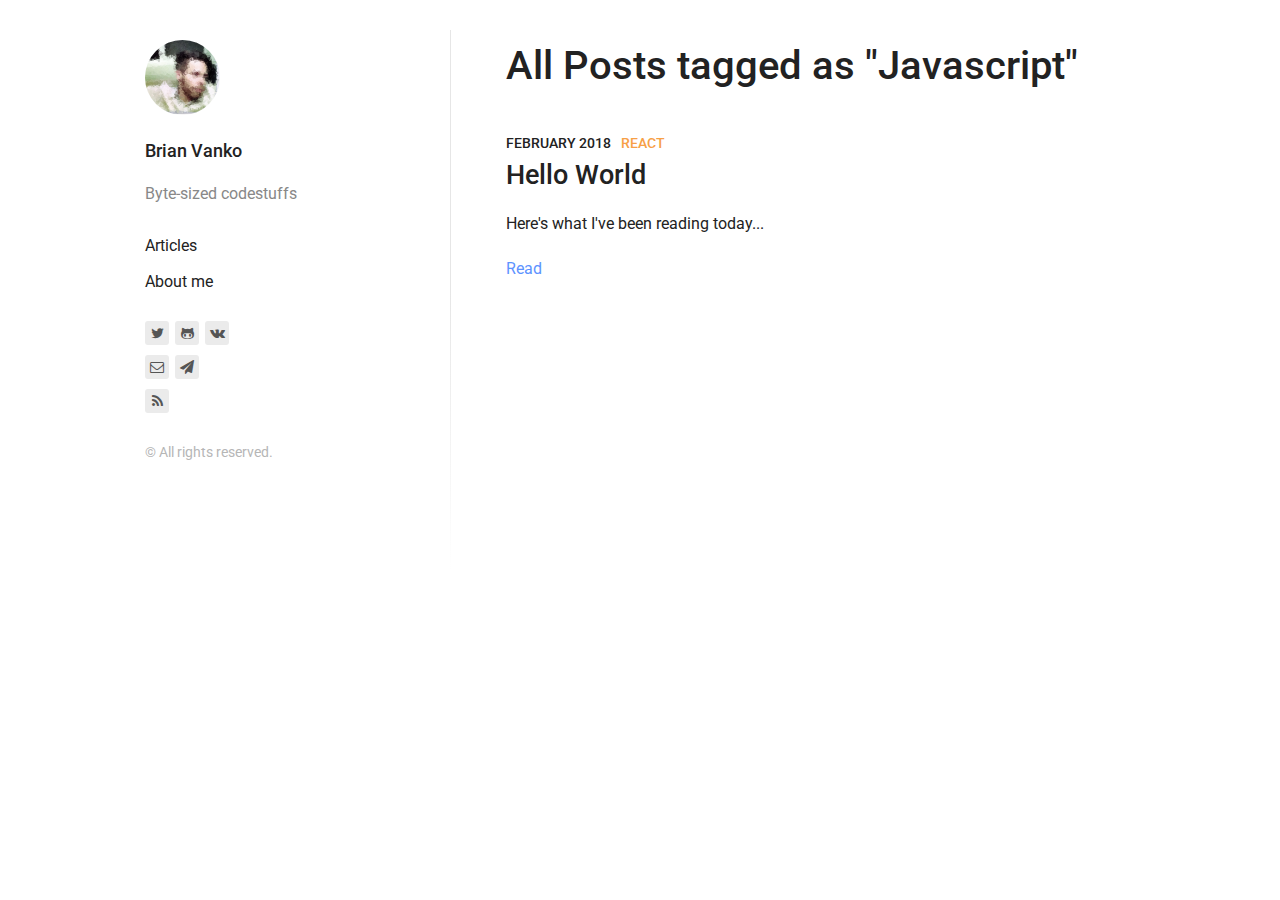
<file: tags/javascript/index.html>
<!DOCTYPE html><html><head><meta charset="utf-8"/><meta http-equiv="x-ua-compatible" content="ie=edge"/><meta name="viewport" content="width=device-width, initial-scale=1, shrink-to-fit=no"/><link rel="preload" href="/component---src-layouts-index-jsx-e24b71f256525dbd31e0.js" as="script"/><link rel="preload" href="/component---src-templates-tag-template-jsx-ed5d90d698ceea63ea43.js" as="script"/><link rel="preload" href="/path---tags-javascript-27c400e030e99523fe1a.js" as="script"/><link rel="preload" href="/app-4b8271ba0d4de1be4b33.js" as="script"/><link rel="preload" href="/commons-e6c54f7e67b9c391dbc8.js" as="script"/><link rel="alternate" type="application/rss+xml" href="/rss.xml"/><link href="https://fonts.googleapis.com/css?family=Roboto:400,400i,500,700" rel="stylesheet"/><link rel="sitemap" type="application/xml" href="/sitemap.xml"/><title data-react-helmet="true">All Posts tagged as &quot;Javascript&quot; - Blog by Brian Vanko</title><style id="gatsby-inlined-css">/*! normalize.css v5.0.0 | MIT License | github.com/necolas/normalize.css */html{font-family:sans-serif;line-height:1.15;-ms-text-size-adjust:100%;-webkit-text-size-adjust:100%}body{margin:0}article,aside,footer,header,nav,section{display:block}h1{font-size:2em;margin:.67em 0}figcaption,figure,main{display:block}figure{margin:1em 2.5rem}hr{box-sizing:content-box;height:0;overflow:visible}pre{font-family:monospace,monospace;font-size:1em}a{background-color:transparent;-webkit-text-decoration-skip:objects}a:active,a:hover{outline-width:0}abbr[title]{border-bottom:none;text-decoration:underline;text-decoration:underline dotted}b,strong{font-weight:inherit;font-weight:bolder}code,kbd,samp{font-family:monospace,monospace;font-size:1em}dfn{font-style:italic}mark{background-color:#ff0;color:#000}small{font-size:80%}sub,sup{font-size:75%;line-height:0;position:relative;vertical-align:baseline}sub{bottom:-.25em}sup{top:-.5em}audio,video{display:inline-block}audio:not([controls]){display:none;height:0}img{border-style:none}svg:not(:root){overflow:hidden}button,input,optgroup,select,textarea{font-family:sans-serif;font-size:100%;line-height:1.15;margin:0}button,input{overflow:visible}button,select{text-transform:none}[type=reset],[type=submit],button,html [type=button]{-webkit-appearance:button}[type=button]::-moz-focus-inner,[type=reset]::-moz-focus-inner,[type=submit]::-moz-focus-inner,button::-moz-focus-inner{border-style:none;padding:0}[type=button]:-moz-focusring,[type=reset]:-moz-focusring,[type=submit]:-moz-focusring,button:-moz-focusring{outline:1px dotted ButtonText}fieldset{border:1px solid silver;margin:0 .125rem;padding:.35em .625em .75em}legend{box-sizing:border-box;color:inherit;display:table;max-width:100%;padding:0;white-space:normal}progress{display:inline-block;vertical-align:baseline}textarea{overflow:auto}[type=checkbox],[type=radio]{box-sizing:border-box;padding:0}[type=number]::-webkit-inner-spin-button,[type=number]::-webkit-outer-spin-button{height:auto}[type=search]{-webkit-appearance:textfield;outline-offset:-2px}[type=search]::-webkit-search-cancel-button,[type=search]::-webkit-search-decoration{-webkit-appearance:none}::-webkit-file-upload-button{-webkit-appearance:button;font:inherit}details,menu{display:block}summary{display:list-item}canvas{display:inline-block}[hidden],template{display:none}html{font-size:100}body{color:#222;line-height:1.625;font-size:1rem;-ms-text-size-adjust:100%;-webkit-text-size-adjust:100%;text-rendering:optimizeLegibility;-webkit-font-smoothing:antialiased;-moz-osx-font-smoothing:grayscale}body,h1,h2,h3,h4,h5,h6{font-family:Roboto,Helvetica Neue,Helvetica,Arial,sans-serif}h1,h2,h3,h4,h5,h6{font-weight:500}h1{font-size:2.5rem;line-height:3.25rem;margin-top:6.5rem;margin-bottom:1.625rem}h2{font-size:1.6875rem;line-height:2.4375rem}h2,h3{margin-top:3.25rem;margin-bottom:.8125rem}h3{font-size:1.375rem;line-height:1.625rem}h4{font-size:1.2rem;margin-top:2.4375rem}h4,h5{line-height:1.625rem;margin-bottom:.8125rem}h5,h6{font-size:1rem;margin-top:4.0625rem}h6{line-height:1.625rem;margin-bottom:.8125rem}img{max-width:100%;margin:inherit auto}hr,img{border:0;display:block}hr{color:#222;height:26px;margin:3.25rem auto;background-size:100% 26px;background-image:linear-gradient(180deg,transparent 1px,transparent 11px,#222 0,#222 15px,transparent 0,transparent 26px);width:6.25rem}a{color:#5d93ff;text-decoration:none}a:active,a:focus,a:hover{color:#f7a046}b,strong{font-weight:500}ul{list-style:square;margin-bottom:1.625rem}ul li{padding:0 .3125rem;margin-bottom:.625rem}p{line-height:1.625rem;margin-bottom:1.625rem}blockquote{padding:0;font-style:italic;text-align:center}figure{display:block;width:100%;height:auto}figcaption{line-height:1.21875rem;margin-top:.40625rem;color:#222;font-size:.875rem;font-style:italic;margin-bottom:0;text-align:center}.layout{max-width:66.875rem;margin-left:auto;margin-right:auto}.layout:after,.layout:before{content:"";display:table}.layout:after{clear:both}.content__inner{padding:1.5625rem 1.25rem}@media screen and (min-width:685px){figure.float-left,figure.float-right{max-width:19.375rem;padding:0 1.625rem}.float-right{float:right}.float-left{float:left}.content{width:calc(99.9% * 7/12 - 0.78125rem)}.content:nth-child(1n){float:left;margin-right:1.875rem;clear:none}.content:last-child{margin-right:0}.content:nth-child(12n){margin-right:0;float:right}.content:nth-child(12n+1){clear:both}.content__inner{padding:1.875rem 1.25rem}}@media screen and (min-width:960px){.content{width:calc(99.9% * 2/3 - 0.625rem)}.content:nth-child(1n){float:left;margin-right:1.875rem;clear:none}.content:last-child{margin-right:0}.content:nth-child(3n){margin-right:0;float:right}.content:nth-child(3n+1){clear:both}.content__inner{padding:2.5rem 2.1875rem}}code[class*=language-],pre[class*=language-]{color:#000;background:none;text-shadow:0 1px #fff;font-family:Consolas,Monaco,Andale Mono,Ubuntu Mono,monospace;text-align:left;white-space:pre;word-spacing:normal;word-break:normal;word-wrap:normal;line-height:1.5;-moz-tab-size:4;-o-tab-size:4;tab-size:4;-webkit-hyphens:none;-ms-hyphens:none;hyphens:none}code[class*=language-]::-moz-selection,code[class*=language-] ::-moz-selection,pre[class*=language-]::-moz-selection,pre[class*=language-] ::-moz-selection{text-shadow:none;background:#b3d4fc}code[class*=language-]::selection,code[class*=language-] ::selection,pre[class*=language-]::selection,pre[class*=language-] ::selection{text-shadow:none;background:#b3d4fc}@media print{code[class*=language-],pre[class*=language-]{text-shadow:none}}pre[class*=language-]{padding:1em;margin:.5em 0;overflow:auto}:not(pre)>code[class*=language-],pre[class*=language-]{background:#f5f2f0}:not(pre)>code[class*=language-]{padding:.1em;border-radius:.3em;white-space:normal}.token.cdata,.token.comment,.token.doctype,.token.prolog{color:#708090}.token.punctuation{color:#999}.namespace{opacity:.7}.token.boolean,.token.constant,.token.deleted,.token.number,.token.property,.token.symbol,.token.tag{color:#905}.token.attr-name,.token.builtin,.token.char,.token.inserted,.token.selector,.token.string{color:#690}.language-css .token.string,.style .token.string,.token.entity,.token.operator,.token.url{color:#a67f59;background:hsla(0,0%,100%,.5)}.token.atrule,.token.attr-value,.token.keyword{color:#07a}.token.function{color:#dd4a68}.token.important,.token.regex,.token.variable{color:#e90}.token.bold,.token.important{font-weight:700}.token.italic{font-style:italic}.token.entity{cursor:help}.tags__list-item-link{color:#222}.tags__list-item-link:focus,.tags__list-item-link:hover{color:#5d93ff;border-bottom:1px solid #5d93ff}.categories__list-item-link{color:#222}.categories__list-item-link:focus,.categories__list-item-link:hover{color:#5d93ff;border-bottom:1px solid #5d93ff}.post-single__inner{max-width:59.0625rem;padding:0 .9375rem;margin:0 auto}.post-single__title{font-size:2rem;max-width:40rem;margin:1.625rem auto 0;font-weight:600;text-align:center;line-height:2.68125rem}.post-single__body figure{margin-bottom:1.625rem}.post-single__body figure blockquote{font-style:italic;text-align:center;margin-top:0;padding:1.625rem 0}.post-single__body figure blockquote p{max-width:40rem;font-size:1.6817rem;margin-top:0;margin-bottom:1.625rem;line-height:2.4375rem}.post-single__body a{text-decoration:underline}.post-single__body .gatsby-highlight{max-width:40rem;margin-left:.9375rem;margin-right:.9375rem;margin-bottom:1.625rem}.post-single__body :not(div){max-width:40rem;margin-left:auto;margin-right:auto}.post-single__footer{max-width:40rem;margin:1.625rem .9375rem 3.25rem;line-height:1.625rem}.post-single__footer-text a{text-decoration:underline}.post-single__date{max-width:40rem;margin-left:auto;margin-right:auto}.post-single__tags{margin-bottom:.8125rem}.post-single__tags-list{list-style:none;margin:0 -.3125rem;padding:0}.post-single__tags-list-item{display:inline-block;margin:.625rem .3125rem}.post-single__tags-list-item-link{background:#ebebeb;text-decoration:none;border:0;border-radius:.1875rem;color:#555;line-height:1.625;padding:.5rem 1rem}.post-single__tags-list-item-link:focus,.post-single__tags-list-item-link:hover{color:#222;background:#dfdfdf;border:0}.post-single__home-button{display:block;margin-left:auto;margin-right:auto;max-width:5.625rem;font-size:1rem;padding:0 1rem;height:35px;line-height:2.1875rem;text-align:center;color:#555;background:#ebebeb;font-weight:400;border-radius:.1875rem;margin-top:1.625rem}.post-single__home-button:focus,.post-single__home-button:hover{color:#222;background:#dfdfdf;border:0}@media screen and (min-width:685px){.post-single__body .gatsby-highlight,.post-single__footer{margin-left:auto;margin-right:auto}}@media screen and (min-width:960px){.post-single__inner{padding:0}.post-single__title{font-size:3rem;line-height:3.65625rem;margin-top:3.65625rem;margin-bottom:2.4375rem}.post-single__body,.post-single__body p{font-size:1.125rem;line-height:1.82813rem;margin-bottom:1.82813rem}.post-single__home-button{position:fixed;max-width:auto;margin:0;top:30px;left:30px}}.menu{margin-bottom:1.625rem}.menu__list{list-style:none;padding:0;margin:0}.menu__list-item{padding:0;margin:.625rem 0}.menu__list-item-link{font-size:1rem;color:#222;font-weight:400;border:0}.menu__list-item-link:focus,.menu__list-item-link:hover{color:#5d93ff;border-bottom:1px solid #5d93ff}.menu__list-item-link--active{color:#222;border-bottom:1px solid #222}.links{margin-bottom:1.625rem}.links__list{display:-ms-flexbox;display:flex;list-style:none;padding:0;margin:.625rem -.1875rem}.links__list-item{padding:0;margin:0 .1875rem;height:24px;width:1.5rem;line-height:1.5rem;border-radius:.1875rem;text-align:center;background:#ebebeb}.links__list-item a{border:0}.links__list-item a i{font-size:.875rem;color:#555}.links__list-item a:focus i,.links__list-item a:hover i{color:#222}@font-face{font-family:fontello;src:url(/static/fontello.96eee913.eot);src:url(/static/fontello.96eee913.eot#iefix) format("embedded-opentype"),url(/static/fontello.07ad3c83.woff2) format("woff2"),url(/static/fontello.9aee3ebc.woff) format("woff"),url(/static/fontello.554de365.ttf) format("truetype"),url([data-uri]#fontello) format("svg");font-weight:400;font-style:normal}[class*=" icon-"]:before,[class^=icon-]:before{font-family:fontello;font-style:normal;font-weight:400;speak:none;display:inline-block;text-decoration:inherit;width:1em;margin-right:.2em;text-align:center;-webkit-font-feature-settings:normal;font-feature-settings:normal;font-variant:normal;text-transform:none;line-height:1em;margin-left:.2em;-webkit-font-smoothing:antialiased;-moz-osx-font-smoothing:grayscale}.icon-mail:before{content:"\E800"}.icon-twitter:before{content:"\F099"}.icon-facebook:before{content:"\F09A"}.icon-rss:before{content:"\F09E"}.icon-linkedin:before{content:"\F0E1"}.icon-github:before{content:"\F113"}.icon-stackoverflow:before{content:"\F16C"}.icon-instagram:before{content:"\F16D"}.icon-tumblr:before{content:"\F173"}.icon-dribbble:before{content:"\F17D"}.icon-skype:before{content:"\F17E"}.icon-vkontakte:before{content:"\F189"}.icon-slack:before{content:"\F198"}.icon-paper-plane:before{content:"\F1D8"}.icon-whatsapp:before{content:"\F232"}.icon-odnoklassniki:before{content:"\F263"}.sidebar{width:100%}.sidebar__inner{position:relative;padding:1.5625rem 1.25rem 0}.sidebar__author-photo{display:inline-block;margin-bottom:0;border-radius:50%;background-clip:padding-box}.sidebar__author-title{font-size:1.125rem;font-weight:500;line-height:1.82813rem;margin:.8125rem 0}.sidebar__author-title-link,.sidebar__author-title-link:focus,.sidebar__author-title-link:hover{color:#222}.sidebar__author-subtitle{color:#888;line-height:1.625rem;margin-bottom:1.625rem}.sidebar__copyright{color:#b6b6b6;font-size:.875rem}@media screen and (min-width:685px){.sidebar{width:calc(99.9% * 5/12 - 1.09375rem)}.sidebar:nth-child(1n){float:left;margin-right:1.875rem;clear:none}.sidebar:last-child{margin-right:0}.sidebar:nth-child(12n){margin-right:0;float:right}.sidebar:nth-child(12n+1){clear:both}.sidebar__inner{padding:1.875rem 1.25rem 0}.sidebar__inner:after{background:#e6e6e6;background:linear-gradient(180deg,#e6e6e6 0,#e6e6e6 48%,#fff);position:absolute;content:"";width:.0625rem;height:540px;top:30px;right:-10px;bottom:0}}@media screen and (min-width:960px){.sidebar{width:calc(99.9% * 1/3 - 1.25rem)}.sidebar:nth-child(1n){float:left;margin-right:1.875rem;clear:none}.sidebar:last-child{margin-right:0}.sidebar:nth-child(3n){margin-right:0;float:right}.sidebar:nth-child(3n+1){clear:both}.sidebar__inner{padding:2.5rem}}.post{margin-bottom:2.03125rem}.post:last-child,.post__title{margin-bottom:.8125rem}.post__title{font-size:1.6875rem;line-height:2.4375rem;margin-top:0}.post__title-link{color:#222}.post__title-link:focus,.post__title-link:hover{color:#222;border-bottom:1px solid #222}.post__description{font-size:1rem;line-height:1.625rem;margin-bottom:1.21875rem}.post__meta-time{font-size:.875rem;color:#222;font-weight:500;text-transform:uppercase}.post__meta-divider{margin:0 .3125rem}.post__meta-category-link{font-size:.875rem;color:#f7a046;font-weight:500;text-transform:uppercase}.post__meta-category-link:focus,.post__meta-category-link:hover{color:#5d93ff}.post__readmore{font-size:1rem;color:#5d93ff}.post__readmore:focus,.post__readmore:hover{color:#5d93ff;border-bottom:1px solid #5d93ff}.page{margin-bottom:3.25rem}.page__title{font-size:2.5rem;font-weight:500;line-height:3.25rem;margin-top:0;margin-bottom:2.35625rem}.page__body{font-size:1rem;line-height:1.625rem;margin:0 0 1.625rem}</style></head><body><div id="___gatsby"><div class="layout" data-reactroot="" data-reactid="1" data-react-checksum="418342356"><!-- react-empty: 2 --><div data-reactid="3"><!-- react-empty: 4 --><div class="sidebar" data-reactid="5"><div class="sidebar__inner" data-reactid="6"><div class="sidebar__author" data-reactid="7"><div data-reactid="8"><a href="/" data-reactid="9"><img src="/static/me.9c000a6d.jpg" class="sidebar__author-photo" width="75" height="75" alt="Brian Vanko" data-reactid="10"/></a><h2 class="sidebar__author-title" data-reactid="11"><a class="sidebar__author-title-link" href="/" data-reactid="12">Brian Vanko</a></h2><p class="sidebar__author-subtitle" data-reactid="13">Byte-sized codestuffs</p></div></div><div data-reactid="14"><nav class="menu" data-reactid="15"><ul class="menu__list" data-reactid="16"><li class="menu__list-item" data-reactid="17"><a class="menu__list-item-link" aria-current="false" href="/" data-reactid="18">Articles</a></li><li class="menu__list-item" data-reactid="19"><a class="menu__list-item-link" aria-current="false" href="/about/" data-reactid="20">About me</a></li></ul></nav><div class="links" data-reactid="21"><ul class="links__list" data-reactid="22"><li class="links__list-item" data-reactid="23"><a href="https://www.twitter.com/#" target="_blank" data-reactid="24"><i class="icon-twitter" data-reactid="25"></i></a></li><li class="links__list-item" data-reactid="26"><a href="https://www.github.com/#" target="_blank" data-reactid="27"><i class="icon-github" data-reactid="28"></i></a></li><li class="links__list-item" data-reactid="29"><a href="https://www.vk.com/#" target="_blank" data-reactid="30"><i class="icon-vkontakte" data-reactid="31"></i></a></li></ul><ul class="links__list" data-reactid="32"><li class="links__list-item" data-reactid="33"><a href="mailto:#" data-reactid="34"><i class="icon-mail" data-reactid="35"></i></a></li><li class="links__list-item" data-reactid="36"><a href="telegram:#" data-reactid="37"><i class="icon-paper-plane" data-reactid="38"></i></a></li></ul><ul class="links__list" data-reactid="39"><li class="links__list-item" data-reactid="40"><a href="#" data-reactid="41"><i class="icon-rss" data-reactid="42"></i></a></li></ul></div><p class="sidebar__copyright" data-reactid="43">© All rights reserved.</p></div></div></div><div class="content" data-reactid="44"><div class="content__inner" data-reactid="45"><div class="page" data-reactid="46"><h1 class="page__title" data-reactid="47"><!-- react-text: 48 -->All Posts tagged as &quot;<!-- /react-text --><!-- react-text: 49 -->Javascript<!-- /react-text --><!-- react-text: 50 -->&quot;<!-- /react-text --></h1><div class="page__body" data-reactid="51"><div class="post" data-reactid="52"><div class="post__meta" data-reactid="53"><time class="post__meta-time" datetime="February 8, 2018" data-reactid="54">February 2018</time><span class="post__meta-divider" data-reactid="55"></span><span class="post__meta-category" data-reactid="56"><a class="post__meta-category-link" href="/categories/react/" data-reactid="57">React</a></span></div><h2 class="post__title" data-reactid="58"><a class="post__title-link" href="/posts/things-i-like/" data-reactid="59">Hello World</a></h2><p class="post__description" data-reactid="60">Here&#x27;s what I&#x27;ve been reading today...</p><a class="post__readmore" href="/posts/things-i-like/" data-reactid="61">Read</a></div></div></div></div></div></div></div></div><script id="webpack-manifest">/*<![CDATA[*/window.webpackManifest={"231608221292675":"app-4b8271ba0d4de1be4b33.js","108009296967943":"component---src-templates-post-template-jsx-2f9681c92a2209f62036.js","2638498282051":"component---src-templates-tag-template-jsx-ed5d90d698ceea63ea43.js","90179704293519":"component---src-templates-category-template-jsx-b755cb17ab99eccccdc1.js","11305920230724":"component---src-templates-page-template-jsx-994fa15cdac2f9049e27.js","183328146348521":"component---src-pages-404-jsx-3d0441dd1a11b2f3a35b.js","142542727794042":"component---src-pages-categories-jsx-dc892dc56898ecd4183e.js","213534597649335":"component---src-pages-index-jsx-6c38fc1ad9979dc9d50f.js","36530248567819":"component---src-pages-tags-jsx-e1306667a369780294ff.js","60335399758886":"path----557518bd178906f8d58a.js","52302114483981":"path---posts-things-i-like-21f6538748f401599002.js","84586273293571":"path---tags-react-fd527f11a4a195399d8a.js","67335324583948":"path---tags-javascript-27c400e030e99523fe1a.js","255799979390459":"path---tags-code-b1dad94b8b482cc75e7a.js","30909594585211":"path---tags-serverless-7b5f79aef3691aab2abc.js","180824789067976":"path---categories-react-36cc2bc82fa03f6a0703.js","184662623972074":"path---contact-ee7745d7ade45e98e145.js","273950069227526":"path---about-a1bd32f404bac45a890d.js","254022195166212":"path---404-b218b66f9aa4c9c03343.js","30875753179511":"path---categories-ac12d314008d9e6e71c6.js","142629428675168":"path---index-827c1ba6fd247b5f77d6.js","55702396619907":"path---tags-0b3f2f700c13f8e9fda9.js","178698757827068":"path---404-html-b218b66f9aa4c9c03343.js","79611799117203":"component---src-layouts-index-jsx-e24b71f256525dbd31e0.js"}/*]]>*/</script><script>
  
  (function(i,s,o,g,r,a,m){i['GoogleAnalyticsObject']=r;i[r]=i[r]||function(){
  (i[r].q=i[r].q||[]).push(arguments)},i[r].l=1*new Date();a=s.createElement(o),
  m=s.getElementsByTagName(o)[0];a.async=1;a.src=g;m.parentNode.insertBefore(a,m)
  })(window,document,'script','https://www.google-analytics.com/analytics.js','ga');

  ga('create', '', 'auto');
  </script><script>/*<![CDATA[*/!function(e,t,r){function n(){for(;d[0]&&"loaded"==d[0][f];)c=d.shift(),c[o]=!i.parentNode.insertBefore(c,i)}for(var s,a,c,d=[],i=e.scripts[0],o="onreadystatechange",f="readyState";s=r.shift();)a=e.createElement(t),"async"in i?(a.async=!1,e.head.appendChild(a)):i[f]?(d.push(a),a[o]=n):e.write("<"+t+' src="'+s+'" defer></'+t+">"),a.src=s}(document,"script",["/commons-e6c54f7e67b9c391dbc8.js","/app-4b8271ba0d4de1be4b33.js","/path---tags-javascript-27c400e030e99523fe1a.js","/component---src-templates-tag-template-jsx-ed5d90d698ceea63ea43.js","/component---src-layouts-index-jsx-e24b71f256525dbd31e0.js"])/*]]>*/</script></body></html>
</file>
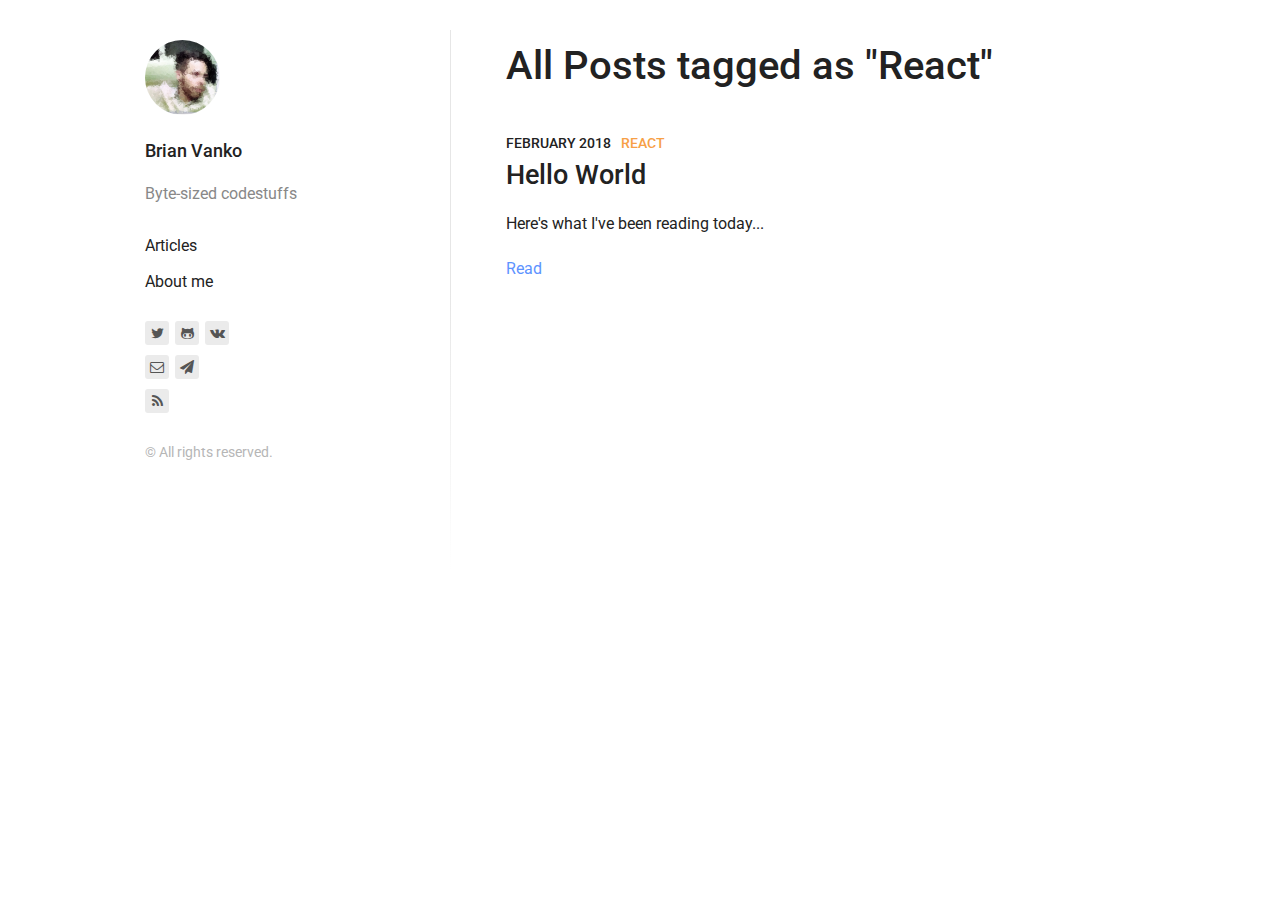
<file: tags/react/index.html>
<!DOCTYPE html><html><head><meta charset="utf-8"/><meta http-equiv="x-ua-compatible" content="ie=edge"/><meta name="viewport" content="width=device-width, initial-scale=1, shrink-to-fit=no"/><link rel="preload" href="/component---src-layouts-index-jsx-e24b71f256525dbd31e0.js" as="script"/><link rel="preload" href="/component---src-templates-tag-template-jsx-ed5d90d698ceea63ea43.js" as="script"/><link rel="preload" href="/path---tags-react-fd527f11a4a195399d8a.js" as="script"/><link rel="preload" href="/app-4b8271ba0d4de1be4b33.js" as="script"/><link rel="preload" href="/commons-e6c54f7e67b9c391dbc8.js" as="script"/><link rel="alternate" type="application/rss+xml" href="/rss.xml"/><link href="https://fonts.googleapis.com/css?family=Roboto:400,400i,500,700" rel="stylesheet"/><link rel="sitemap" type="application/xml" href="/sitemap.xml"/><title data-react-helmet="true">All Posts tagged as &quot;React&quot; - Blog by Brian Vanko</title><style id="gatsby-inlined-css">/*! normalize.css v5.0.0 | MIT License | github.com/necolas/normalize.css */html{font-family:sans-serif;line-height:1.15;-ms-text-size-adjust:100%;-webkit-text-size-adjust:100%}body{margin:0}article,aside,footer,header,nav,section{display:block}h1{font-size:2em;margin:.67em 0}figcaption,figure,main{display:block}figure{margin:1em 2.5rem}hr{box-sizing:content-box;height:0;overflow:visible}pre{font-family:monospace,monospace;font-size:1em}a{background-color:transparent;-webkit-text-decoration-skip:objects}a:active,a:hover{outline-width:0}abbr[title]{border-bottom:none;text-decoration:underline;text-decoration:underline dotted}b,strong{font-weight:inherit;font-weight:bolder}code,kbd,samp{font-family:monospace,monospace;font-size:1em}dfn{font-style:italic}mark{background-color:#ff0;color:#000}small{font-size:80%}sub,sup{font-size:75%;line-height:0;position:relative;vertical-align:baseline}sub{bottom:-.25em}sup{top:-.5em}audio,video{display:inline-block}audio:not([controls]){display:none;height:0}img{border-style:none}svg:not(:root){overflow:hidden}button,input,optgroup,select,textarea{font-family:sans-serif;font-size:100%;line-height:1.15;margin:0}button,input{overflow:visible}button,select{text-transform:none}[type=reset],[type=submit],button,html [type=button]{-webkit-appearance:button}[type=button]::-moz-focus-inner,[type=reset]::-moz-focus-inner,[type=submit]::-moz-focus-inner,button::-moz-focus-inner{border-style:none;padding:0}[type=button]:-moz-focusring,[type=reset]:-moz-focusring,[type=submit]:-moz-focusring,button:-moz-focusring{outline:1px dotted ButtonText}fieldset{border:1px solid silver;margin:0 .125rem;padding:.35em .625em .75em}legend{box-sizing:border-box;color:inherit;display:table;max-width:100%;padding:0;white-space:normal}progress{display:inline-block;vertical-align:baseline}textarea{overflow:auto}[type=checkbox],[type=radio]{box-sizing:border-box;padding:0}[type=number]::-webkit-inner-spin-button,[type=number]::-webkit-outer-spin-button{height:auto}[type=search]{-webkit-appearance:textfield;outline-offset:-2px}[type=search]::-webkit-search-cancel-button,[type=search]::-webkit-search-decoration{-webkit-appearance:none}::-webkit-file-upload-button{-webkit-appearance:button;font:inherit}details,menu{display:block}summary{display:list-item}canvas{display:inline-block}[hidden],template{display:none}html{font-size:100}body{color:#222;line-height:1.625;font-size:1rem;-ms-text-size-adjust:100%;-webkit-text-size-adjust:100%;text-rendering:optimizeLegibility;-webkit-font-smoothing:antialiased;-moz-osx-font-smoothing:grayscale}body,h1,h2,h3,h4,h5,h6{font-family:Roboto,Helvetica Neue,Helvetica,Arial,sans-serif}h1,h2,h3,h4,h5,h6{font-weight:500}h1{font-size:2.5rem;line-height:3.25rem;margin-top:6.5rem;margin-bottom:1.625rem}h2{font-size:1.6875rem;line-height:2.4375rem}h2,h3{margin-top:3.25rem;margin-bottom:.8125rem}h3{font-size:1.375rem;line-height:1.625rem}h4{font-size:1.2rem;margin-top:2.4375rem}h4,h5{line-height:1.625rem;margin-bottom:.8125rem}h5,h6{font-size:1rem;margin-top:4.0625rem}h6{line-height:1.625rem;margin-bottom:.8125rem}img{max-width:100%;margin:inherit auto}hr,img{border:0;display:block}hr{color:#222;height:26px;margin:3.25rem auto;background-size:100% 26px;background-image:linear-gradient(180deg,transparent 1px,transparent 11px,#222 0,#222 15px,transparent 0,transparent 26px);width:6.25rem}a{color:#5d93ff;text-decoration:none}a:active,a:focus,a:hover{color:#f7a046}b,strong{font-weight:500}ul{list-style:square;margin-bottom:1.625rem}ul li{padding:0 .3125rem;margin-bottom:.625rem}p{line-height:1.625rem;margin-bottom:1.625rem}blockquote{padding:0;font-style:italic;text-align:center}figure{display:block;width:100%;height:auto}figcaption{line-height:1.21875rem;margin-top:.40625rem;color:#222;font-size:.875rem;font-style:italic;margin-bottom:0;text-align:center}.layout{max-width:66.875rem;margin-left:auto;margin-right:auto}.layout:after,.layout:before{content:"";display:table}.layout:after{clear:both}.content__inner{padding:1.5625rem 1.25rem}@media screen and (min-width:685px){figure.float-left,figure.float-right{max-width:19.375rem;padding:0 1.625rem}.float-right{float:right}.float-left{float:left}.content{width:calc(99.9% * 7/12 - 0.78125rem)}.content:nth-child(1n){float:left;margin-right:1.875rem;clear:none}.content:last-child{margin-right:0}.content:nth-child(12n){margin-right:0;float:right}.content:nth-child(12n+1){clear:both}.content__inner{padding:1.875rem 1.25rem}}@media screen and (min-width:960px){.content{width:calc(99.9% * 2/3 - 0.625rem)}.content:nth-child(1n){float:left;margin-right:1.875rem;clear:none}.content:last-child{margin-right:0}.content:nth-child(3n){margin-right:0;float:right}.content:nth-child(3n+1){clear:both}.content__inner{padding:2.5rem 2.1875rem}}code[class*=language-],pre[class*=language-]{color:#000;background:none;text-shadow:0 1px #fff;font-family:Consolas,Monaco,Andale Mono,Ubuntu Mono,monospace;text-align:left;white-space:pre;word-spacing:normal;word-break:normal;word-wrap:normal;line-height:1.5;-moz-tab-size:4;-o-tab-size:4;tab-size:4;-webkit-hyphens:none;-ms-hyphens:none;hyphens:none}code[class*=language-]::-moz-selection,code[class*=language-] ::-moz-selection,pre[class*=language-]::-moz-selection,pre[class*=language-] ::-moz-selection{text-shadow:none;background:#b3d4fc}code[class*=language-]::selection,code[class*=language-] ::selection,pre[class*=language-]::selection,pre[class*=language-] ::selection{text-shadow:none;background:#b3d4fc}@media print{code[class*=language-],pre[class*=language-]{text-shadow:none}}pre[class*=language-]{padding:1em;margin:.5em 0;overflow:auto}:not(pre)>code[class*=language-],pre[class*=language-]{background:#f5f2f0}:not(pre)>code[class*=language-]{padding:.1em;border-radius:.3em;white-space:normal}.token.cdata,.token.comment,.token.doctype,.token.prolog{color:#708090}.token.punctuation{color:#999}.namespace{opacity:.7}.token.boolean,.token.constant,.token.deleted,.token.number,.token.property,.token.symbol,.token.tag{color:#905}.token.attr-name,.token.builtin,.token.char,.token.inserted,.token.selector,.token.string{color:#690}.language-css .token.string,.style .token.string,.token.entity,.token.operator,.token.url{color:#a67f59;background:hsla(0,0%,100%,.5)}.token.atrule,.token.attr-value,.token.keyword{color:#07a}.token.function{color:#dd4a68}.token.important,.token.regex,.token.variable{color:#e90}.token.bold,.token.important{font-weight:700}.token.italic{font-style:italic}.token.entity{cursor:help}.tags__list-item-link{color:#222}.tags__list-item-link:focus,.tags__list-item-link:hover{color:#5d93ff;border-bottom:1px solid #5d93ff}.categories__list-item-link{color:#222}.categories__list-item-link:focus,.categories__list-item-link:hover{color:#5d93ff;border-bottom:1px solid #5d93ff}.post-single__inner{max-width:59.0625rem;padding:0 .9375rem;margin:0 auto}.post-single__title{font-size:2rem;max-width:40rem;margin:1.625rem auto 0;font-weight:600;text-align:center;line-height:2.68125rem}.post-single__body figure{margin-bottom:1.625rem}.post-single__body figure blockquote{font-style:italic;text-align:center;margin-top:0;padding:1.625rem 0}.post-single__body figure blockquote p{max-width:40rem;font-size:1.6817rem;margin-top:0;margin-bottom:1.625rem;line-height:2.4375rem}.post-single__body a{text-decoration:underline}.post-single__body .gatsby-highlight{max-width:40rem;margin-left:.9375rem;margin-right:.9375rem;margin-bottom:1.625rem}.post-single__body :not(div){max-width:40rem;margin-left:auto;margin-right:auto}.post-single__footer{max-width:40rem;margin:1.625rem .9375rem 3.25rem;line-height:1.625rem}.post-single__footer-text a{text-decoration:underline}.post-single__date{max-width:40rem;margin-left:auto;margin-right:auto}.post-single__tags{margin-bottom:.8125rem}.post-single__tags-list{list-style:none;margin:0 -.3125rem;padding:0}.post-single__tags-list-item{display:inline-block;margin:.625rem .3125rem}.post-single__tags-list-item-link{background:#ebebeb;text-decoration:none;border:0;border-radius:.1875rem;color:#555;line-height:1.625;padding:.5rem 1rem}.post-single__tags-list-item-link:focus,.post-single__tags-list-item-link:hover{color:#222;background:#dfdfdf;border:0}.post-single__home-button{display:block;margin-left:auto;margin-right:auto;max-width:5.625rem;font-size:1rem;padding:0 1rem;height:35px;line-height:2.1875rem;text-align:center;color:#555;background:#ebebeb;font-weight:400;border-radius:.1875rem;margin-top:1.625rem}.post-single__home-button:focus,.post-single__home-button:hover{color:#222;background:#dfdfdf;border:0}@media screen and (min-width:685px){.post-single__body .gatsby-highlight,.post-single__footer{margin-left:auto;margin-right:auto}}@media screen and (min-width:960px){.post-single__inner{padding:0}.post-single__title{font-size:3rem;line-height:3.65625rem;margin-top:3.65625rem;margin-bottom:2.4375rem}.post-single__body,.post-single__body p{font-size:1.125rem;line-height:1.82813rem;margin-bottom:1.82813rem}.post-single__home-button{position:fixed;max-width:auto;margin:0;top:30px;left:30px}}.menu{margin-bottom:1.625rem}.menu__list{list-style:none;padding:0;margin:0}.menu__list-item{padding:0;margin:.625rem 0}.menu__list-item-link{font-size:1rem;color:#222;font-weight:400;border:0}.menu__list-item-link:focus,.menu__list-item-link:hover{color:#5d93ff;border-bottom:1px solid #5d93ff}.menu__list-item-link--active{color:#222;border-bottom:1px solid #222}.links{margin-bottom:1.625rem}.links__list{display:-ms-flexbox;display:flex;list-style:none;padding:0;margin:.625rem -.1875rem}.links__list-item{padding:0;margin:0 .1875rem;height:24px;width:1.5rem;line-height:1.5rem;border-radius:.1875rem;text-align:center;background:#ebebeb}.links__list-item a{border:0}.links__list-item a i{font-size:.875rem;color:#555}.links__list-item a:focus i,.links__list-item a:hover i{color:#222}@font-face{font-family:fontello;src:url(/static/fontello.96eee913.eot);src:url(/static/fontello.96eee913.eot#iefix) format("embedded-opentype"),url(/static/fontello.07ad3c83.woff2) format("woff2"),url(/static/fontello.9aee3ebc.woff) format("woff"),url(/static/fontello.554de365.ttf) format("truetype"),url([data-uri]#fontello) format("svg");font-weight:400;font-style:normal}[class*=" icon-"]:before,[class^=icon-]:before{font-family:fontello;font-style:normal;font-weight:400;speak:none;display:inline-block;text-decoration:inherit;width:1em;margin-right:.2em;text-align:center;-webkit-font-feature-settings:normal;font-feature-settings:normal;font-variant:normal;text-transform:none;line-height:1em;margin-left:.2em;-webkit-font-smoothing:antialiased;-moz-osx-font-smoothing:grayscale}.icon-mail:before{content:"\E800"}.icon-twitter:before{content:"\F099"}.icon-facebook:before{content:"\F09A"}.icon-rss:before{content:"\F09E"}.icon-linkedin:before{content:"\F0E1"}.icon-github:before{content:"\F113"}.icon-stackoverflow:before{content:"\F16C"}.icon-instagram:before{content:"\F16D"}.icon-tumblr:before{content:"\F173"}.icon-dribbble:before{content:"\F17D"}.icon-skype:before{content:"\F17E"}.icon-vkontakte:before{content:"\F189"}.icon-slack:before{content:"\F198"}.icon-paper-plane:before{content:"\F1D8"}.icon-whatsapp:before{content:"\F232"}.icon-odnoklassniki:before{content:"\F263"}.sidebar{width:100%}.sidebar__inner{position:relative;padding:1.5625rem 1.25rem 0}.sidebar__author-photo{display:inline-block;margin-bottom:0;border-radius:50%;background-clip:padding-box}.sidebar__author-title{font-size:1.125rem;font-weight:500;line-height:1.82813rem;margin:.8125rem 0}.sidebar__author-title-link,.sidebar__author-title-link:focus,.sidebar__author-title-link:hover{color:#222}.sidebar__author-subtitle{color:#888;line-height:1.625rem;margin-bottom:1.625rem}.sidebar__copyright{color:#b6b6b6;font-size:.875rem}@media screen and (min-width:685px){.sidebar{width:calc(99.9% * 5/12 - 1.09375rem)}.sidebar:nth-child(1n){float:left;margin-right:1.875rem;clear:none}.sidebar:last-child{margin-right:0}.sidebar:nth-child(12n){margin-right:0;float:right}.sidebar:nth-child(12n+1){clear:both}.sidebar__inner{padding:1.875rem 1.25rem 0}.sidebar__inner:after{background:#e6e6e6;background:linear-gradient(180deg,#e6e6e6 0,#e6e6e6 48%,#fff);position:absolute;content:"";width:.0625rem;height:540px;top:30px;right:-10px;bottom:0}}@media screen and (min-width:960px){.sidebar{width:calc(99.9% * 1/3 - 1.25rem)}.sidebar:nth-child(1n){float:left;margin-right:1.875rem;clear:none}.sidebar:last-child{margin-right:0}.sidebar:nth-child(3n){margin-right:0;float:right}.sidebar:nth-child(3n+1){clear:both}.sidebar__inner{padding:2.5rem}}.post{margin-bottom:2.03125rem}.post:last-child,.post__title{margin-bottom:.8125rem}.post__title{font-size:1.6875rem;line-height:2.4375rem;margin-top:0}.post__title-link{color:#222}.post__title-link:focus,.post__title-link:hover{color:#222;border-bottom:1px solid #222}.post__description{font-size:1rem;line-height:1.625rem;margin-bottom:1.21875rem}.post__meta-time{font-size:.875rem;color:#222;font-weight:500;text-transform:uppercase}.post__meta-divider{margin:0 .3125rem}.post__meta-category-link{font-size:.875rem;color:#f7a046;font-weight:500;text-transform:uppercase}.post__meta-category-link:focus,.post__meta-category-link:hover{color:#5d93ff}.post__readmore{font-size:1rem;color:#5d93ff}.post__readmore:focus,.post__readmore:hover{color:#5d93ff;border-bottom:1px solid #5d93ff}.page{margin-bottom:3.25rem}.page__title{font-size:2.5rem;font-weight:500;line-height:3.25rem;margin-top:0;margin-bottom:2.35625rem}.page__body{font-size:1rem;line-height:1.625rem;margin:0 0 1.625rem}</style></head><body><div id="___gatsby"><div class="layout" data-reactroot="" data-reactid="1" data-react-checksum="2059625388"><!-- react-empty: 2 --><div data-reactid="3"><!-- react-empty: 4 --><div class="sidebar" data-reactid="5"><div class="sidebar__inner" data-reactid="6"><div class="sidebar__author" data-reactid="7"><div data-reactid="8"><a href="/" data-reactid="9"><img src="/static/me.9c000a6d.jpg" class="sidebar__author-photo" width="75" height="75" alt="Brian Vanko" data-reactid="10"/></a><h2 class="sidebar__author-title" data-reactid="11"><a class="sidebar__author-title-link" href="/" data-reactid="12">Brian Vanko</a></h2><p class="sidebar__author-subtitle" data-reactid="13">Byte-sized codestuffs</p></div></div><div data-reactid="14"><nav class="menu" data-reactid="15"><ul class="menu__list" data-reactid="16"><li class="menu__list-item" data-reactid="17"><a class="menu__list-item-link" aria-current="false" href="/" data-reactid="18">Articles</a></li><li class="menu__list-item" data-reactid="19"><a class="menu__list-item-link" aria-current="false" href="/about/" data-reactid="20">About me</a></li></ul></nav><div class="links" data-reactid="21"><ul class="links__list" data-reactid="22"><li class="links__list-item" data-reactid="23"><a href="https://www.twitter.com/#" target="_blank" data-reactid="24"><i class="icon-twitter" data-reactid="25"></i></a></li><li class="links__list-item" data-reactid="26"><a href="https://www.github.com/#" target="_blank" data-reactid="27"><i class="icon-github" data-reactid="28"></i></a></li><li class="links__list-item" data-reactid="29"><a href="https://www.vk.com/#" target="_blank" data-reactid="30"><i class="icon-vkontakte" data-reactid="31"></i></a></li></ul><ul class="links__list" data-reactid="32"><li class="links__list-item" data-reactid="33"><a href="mailto:#" data-reactid="34"><i class="icon-mail" data-reactid="35"></i></a></li><li class="links__list-item" data-reactid="36"><a href="telegram:#" data-reactid="37"><i class="icon-paper-plane" data-reactid="38"></i></a></li></ul><ul class="links__list" data-reactid="39"><li class="links__list-item" data-reactid="40"><a href="#" data-reactid="41"><i class="icon-rss" data-reactid="42"></i></a></li></ul></div><p class="sidebar__copyright" data-reactid="43">© All rights reserved.</p></div></div></div><div class="content" data-reactid="44"><div class="content__inner" data-reactid="45"><div class="page" data-reactid="46"><h1 class="page__title" data-reactid="47"><!-- react-text: 48 -->All Posts tagged as &quot;<!-- /react-text --><!-- react-text: 49 -->React<!-- /react-text --><!-- react-text: 50 -->&quot;<!-- /react-text --></h1><div class="page__body" data-reactid="51"><div class="post" data-reactid="52"><div class="post__meta" data-reactid="53"><time class="post__meta-time" datetime="February 8, 2018" data-reactid="54">February 2018</time><span class="post__meta-divider" data-reactid="55"></span><span class="post__meta-category" data-reactid="56"><a class="post__meta-category-link" href="/categories/react/" data-reactid="57">React</a></span></div><h2 class="post__title" data-reactid="58"><a class="post__title-link" href="/posts/things-i-like/" data-reactid="59">Hello World</a></h2><p class="post__description" data-reactid="60">Here&#x27;s what I&#x27;ve been reading today...</p><a class="post__readmore" href="/posts/things-i-like/" data-reactid="61">Read</a></div></div></div></div></div></div></div></div><script id="webpack-manifest">/*<![CDATA[*/window.webpackManifest={"231608221292675":"app-4b8271ba0d4de1be4b33.js","108009296967943":"component---src-templates-post-template-jsx-2f9681c92a2209f62036.js","2638498282051":"component---src-templates-tag-template-jsx-ed5d90d698ceea63ea43.js","90179704293519":"component---src-templates-category-template-jsx-b755cb17ab99eccccdc1.js","11305920230724":"component---src-templates-page-template-jsx-994fa15cdac2f9049e27.js","183328146348521":"component---src-pages-404-jsx-3d0441dd1a11b2f3a35b.js","142542727794042":"component---src-pages-categories-jsx-dc892dc56898ecd4183e.js","213534597649335":"component---src-pages-index-jsx-6c38fc1ad9979dc9d50f.js","36530248567819":"component---src-pages-tags-jsx-e1306667a369780294ff.js","60335399758886":"path----557518bd178906f8d58a.js","52302114483981":"path---posts-things-i-like-21f6538748f401599002.js","84586273293571":"path---tags-react-fd527f11a4a195399d8a.js","67335324583948":"path---tags-javascript-27c400e030e99523fe1a.js","255799979390459":"path---tags-code-b1dad94b8b482cc75e7a.js","30909594585211":"path---tags-serverless-7b5f79aef3691aab2abc.js","180824789067976":"path---categories-react-36cc2bc82fa03f6a0703.js","184662623972074":"path---contact-ee7745d7ade45e98e145.js","273950069227526":"path---about-a1bd32f404bac45a890d.js","254022195166212":"path---404-b218b66f9aa4c9c03343.js","30875753179511":"path---categories-ac12d314008d9e6e71c6.js","142629428675168":"path---index-827c1ba6fd247b5f77d6.js","55702396619907":"path---tags-0b3f2f700c13f8e9fda9.js","178698757827068":"path---404-html-b218b66f9aa4c9c03343.js","79611799117203":"component---src-layouts-index-jsx-e24b71f256525dbd31e0.js"}/*]]>*/</script><script>
  
  (function(i,s,o,g,r,a,m){i['GoogleAnalyticsObject']=r;i[r]=i[r]||function(){
  (i[r].q=i[r].q||[]).push(arguments)},i[r].l=1*new Date();a=s.createElement(o),
  m=s.getElementsByTagName(o)[0];a.async=1;a.src=g;m.parentNode.insertBefore(a,m)
  })(window,document,'script','https://www.google-analytics.com/analytics.js','ga');

  ga('create', '', 'auto');
  </script><script>/*<![CDATA[*/!function(e,t,r){function n(){for(;d[0]&&"loaded"==d[0][f];)c=d.shift(),c[o]=!i.parentNode.insertBefore(c,i)}for(var s,a,c,d=[],i=e.scripts[0],o="onreadystatechange",f="readyState";s=r.shift();)a=e.createElement(t),"async"in i?(a.async=!1,e.head.appendChild(a)):i[f]?(d.push(a),a[o]=n):e.write("<"+t+' src="'+s+'" defer></'+t+">"),a.src=s}(document,"script",["/commons-e6c54f7e67b9c391dbc8.js","/app-4b8271ba0d4de1be4b33.js","/path---tags-react-fd527f11a4a195399d8a.js","/component---src-templates-tag-template-jsx-ed5d90d698ceea63ea43.js","/component---src-layouts-index-jsx-e24b71f256525dbd31e0.js"])/*]]>*/</script></body></html>
</file>
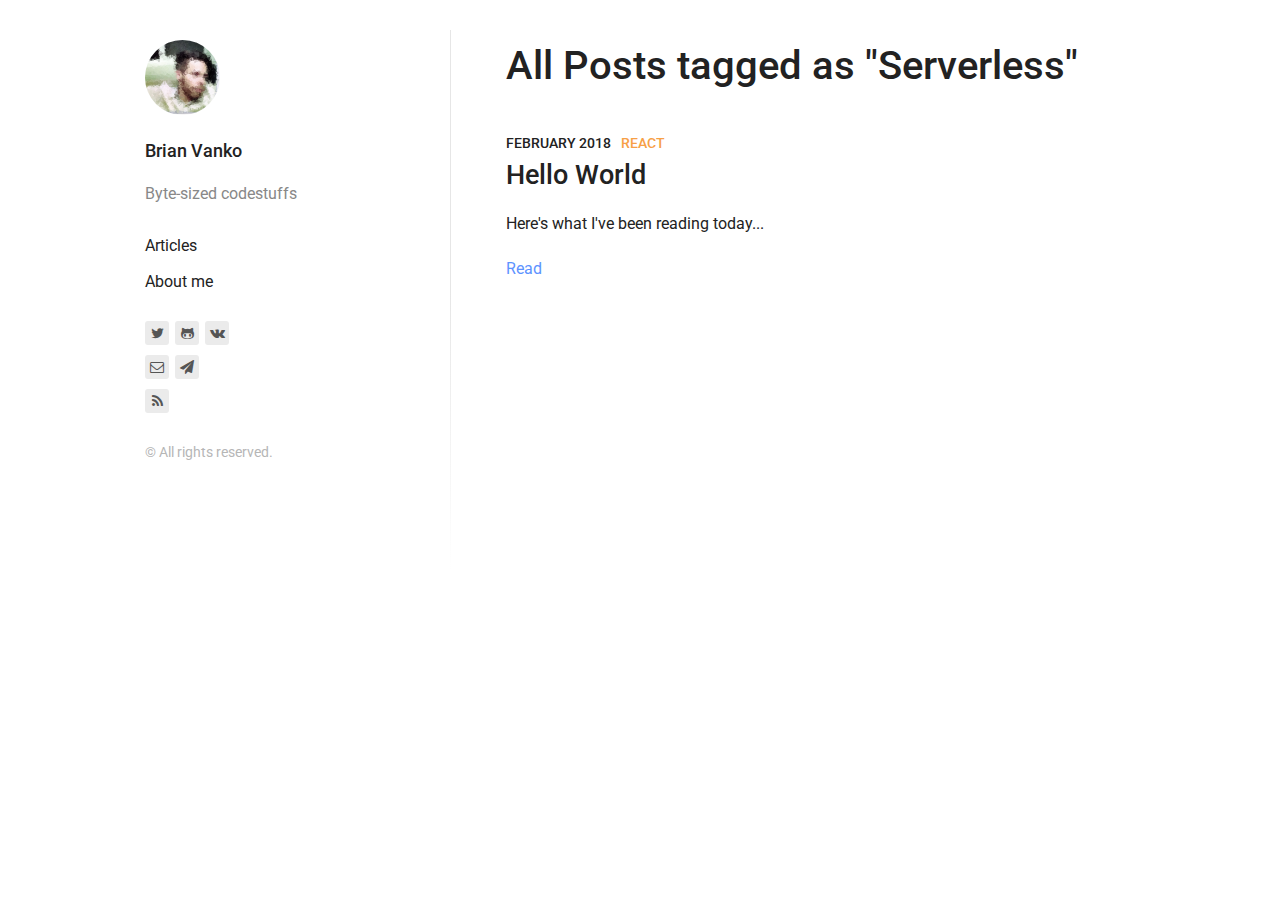
<file: tags/serverless/index.html>
<!DOCTYPE html><html><head><meta charset="utf-8"/><meta http-equiv="x-ua-compatible" content="ie=edge"/><meta name="viewport" content="width=device-width, initial-scale=1, shrink-to-fit=no"/><link rel="preload" href="/component---src-layouts-index-jsx-e24b71f256525dbd31e0.js" as="script"/><link rel="preload" href="/component---src-templates-tag-template-jsx-ed5d90d698ceea63ea43.js" as="script"/><link rel="preload" href="/path---tags-serverless-7b5f79aef3691aab2abc.js" as="script"/><link rel="preload" href="/app-4b8271ba0d4de1be4b33.js" as="script"/><link rel="preload" href="/commons-e6c54f7e67b9c391dbc8.js" as="script"/><link rel="alternate" type="application/rss+xml" href="/rss.xml"/><link href="https://fonts.googleapis.com/css?family=Roboto:400,400i,500,700" rel="stylesheet"/><link rel="sitemap" type="application/xml" href="/sitemap.xml"/><title data-react-helmet="true">All Posts tagged as &quot;Serverless&quot; - Blog by Brian Vanko</title><style id="gatsby-inlined-css">/*! normalize.css v5.0.0 | MIT License | github.com/necolas/normalize.css */html{font-family:sans-serif;line-height:1.15;-ms-text-size-adjust:100%;-webkit-text-size-adjust:100%}body{margin:0}article,aside,footer,header,nav,section{display:block}h1{font-size:2em;margin:.67em 0}figcaption,figure,main{display:block}figure{margin:1em 2.5rem}hr{box-sizing:content-box;height:0;overflow:visible}pre{font-family:monospace,monospace;font-size:1em}a{background-color:transparent;-webkit-text-decoration-skip:objects}a:active,a:hover{outline-width:0}abbr[title]{border-bottom:none;text-decoration:underline;text-decoration:underline dotted}b,strong{font-weight:inherit;font-weight:bolder}code,kbd,samp{font-family:monospace,monospace;font-size:1em}dfn{font-style:italic}mark{background-color:#ff0;color:#000}small{font-size:80%}sub,sup{font-size:75%;line-height:0;position:relative;vertical-align:baseline}sub{bottom:-.25em}sup{top:-.5em}audio,video{display:inline-block}audio:not([controls]){display:none;height:0}img{border-style:none}svg:not(:root){overflow:hidden}button,input,optgroup,select,textarea{font-family:sans-serif;font-size:100%;line-height:1.15;margin:0}button,input{overflow:visible}button,select{text-transform:none}[type=reset],[type=submit],button,html [type=button]{-webkit-appearance:button}[type=button]::-moz-focus-inner,[type=reset]::-moz-focus-inner,[type=submit]::-moz-focus-inner,button::-moz-focus-inner{border-style:none;padding:0}[type=button]:-moz-focusring,[type=reset]:-moz-focusring,[type=submit]:-moz-focusring,button:-moz-focusring{outline:1px dotted ButtonText}fieldset{border:1px solid silver;margin:0 .125rem;padding:.35em .625em .75em}legend{box-sizing:border-box;color:inherit;display:table;max-width:100%;padding:0;white-space:normal}progress{display:inline-block;vertical-align:baseline}textarea{overflow:auto}[type=checkbox],[type=radio]{box-sizing:border-box;padding:0}[type=number]::-webkit-inner-spin-button,[type=number]::-webkit-outer-spin-button{height:auto}[type=search]{-webkit-appearance:textfield;outline-offset:-2px}[type=search]::-webkit-search-cancel-button,[type=search]::-webkit-search-decoration{-webkit-appearance:none}::-webkit-file-upload-button{-webkit-appearance:button;font:inherit}details,menu{display:block}summary{display:list-item}canvas{display:inline-block}[hidden],template{display:none}html{font-size:100}body{color:#222;line-height:1.625;font-size:1rem;-ms-text-size-adjust:100%;-webkit-text-size-adjust:100%;text-rendering:optimizeLegibility;-webkit-font-smoothing:antialiased;-moz-osx-font-smoothing:grayscale}body,h1,h2,h3,h4,h5,h6{font-family:Roboto,Helvetica Neue,Helvetica,Arial,sans-serif}h1,h2,h3,h4,h5,h6{font-weight:500}h1{font-size:2.5rem;line-height:3.25rem;margin-top:6.5rem;margin-bottom:1.625rem}h2{font-size:1.6875rem;line-height:2.4375rem}h2,h3{margin-top:3.25rem;margin-bottom:.8125rem}h3{font-size:1.375rem;line-height:1.625rem}h4{font-size:1.2rem;margin-top:2.4375rem}h4,h5{line-height:1.625rem;margin-bottom:.8125rem}h5,h6{font-size:1rem;margin-top:4.0625rem}h6{line-height:1.625rem;margin-bottom:.8125rem}img{max-width:100%;margin:inherit auto}hr,img{border:0;display:block}hr{color:#222;height:26px;margin:3.25rem auto;background-size:100% 26px;background-image:linear-gradient(180deg,transparent 1px,transparent 11px,#222 0,#222 15px,transparent 0,transparent 26px);width:6.25rem}a{color:#5d93ff;text-decoration:none}a:active,a:focus,a:hover{color:#f7a046}b,strong{font-weight:500}ul{list-style:square;margin-bottom:1.625rem}ul li{padding:0 .3125rem;margin-bottom:.625rem}p{line-height:1.625rem;margin-bottom:1.625rem}blockquote{padding:0;font-style:italic;text-align:center}figure{display:block;width:100%;height:auto}figcaption{line-height:1.21875rem;margin-top:.40625rem;color:#222;font-size:.875rem;font-style:italic;margin-bottom:0;text-align:center}.layout{max-width:66.875rem;margin-left:auto;margin-right:auto}.layout:after,.layout:before{content:"";display:table}.layout:after{clear:both}.content__inner{padding:1.5625rem 1.25rem}@media screen and (min-width:685px){figure.float-left,figure.float-right{max-width:19.375rem;padding:0 1.625rem}.float-right{float:right}.float-left{float:left}.content{width:calc(99.9% * 7/12 - 0.78125rem)}.content:nth-child(1n){float:left;margin-right:1.875rem;clear:none}.content:last-child{margin-right:0}.content:nth-child(12n){margin-right:0;float:right}.content:nth-child(12n+1){clear:both}.content__inner{padding:1.875rem 1.25rem}}@media screen and (min-width:960px){.content{width:calc(99.9% * 2/3 - 0.625rem)}.content:nth-child(1n){float:left;margin-right:1.875rem;clear:none}.content:last-child{margin-right:0}.content:nth-child(3n){margin-right:0;float:right}.content:nth-child(3n+1){clear:both}.content__inner{padding:2.5rem 2.1875rem}}code[class*=language-],pre[class*=language-]{color:#000;background:none;text-shadow:0 1px #fff;font-family:Consolas,Monaco,Andale Mono,Ubuntu Mono,monospace;text-align:left;white-space:pre;word-spacing:normal;word-break:normal;word-wrap:normal;line-height:1.5;-moz-tab-size:4;-o-tab-size:4;tab-size:4;-webkit-hyphens:none;-ms-hyphens:none;hyphens:none}code[class*=language-]::-moz-selection,code[class*=language-] ::-moz-selection,pre[class*=language-]::-moz-selection,pre[class*=language-] ::-moz-selection{text-shadow:none;background:#b3d4fc}code[class*=language-]::selection,code[class*=language-] ::selection,pre[class*=language-]::selection,pre[class*=language-] ::selection{text-shadow:none;background:#b3d4fc}@media print{code[class*=language-],pre[class*=language-]{text-shadow:none}}pre[class*=language-]{padding:1em;margin:.5em 0;overflow:auto}:not(pre)>code[class*=language-],pre[class*=language-]{background:#f5f2f0}:not(pre)>code[class*=language-]{padding:.1em;border-radius:.3em;white-space:normal}.token.cdata,.token.comment,.token.doctype,.token.prolog{color:#708090}.token.punctuation{color:#999}.namespace{opacity:.7}.token.boolean,.token.constant,.token.deleted,.token.number,.token.property,.token.symbol,.token.tag{color:#905}.token.attr-name,.token.builtin,.token.char,.token.inserted,.token.selector,.token.string{color:#690}.language-css .token.string,.style .token.string,.token.entity,.token.operator,.token.url{color:#a67f59;background:hsla(0,0%,100%,.5)}.token.atrule,.token.attr-value,.token.keyword{color:#07a}.token.function{color:#dd4a68}.token.important,.token.regex,.token.variable{color:#e90}.token.bold,.token.important{font-weight:700}.token.italic{font-style:italic}.token.entity{cursor:help}.tags__list-item-link{color:#222}.tags__list-item-link:focus,.tags__list-item-link:hover{color:#5d93ff;border-bottom:1px solid #5d93ff}.categories__list-item-link{color:#222}.categories__list-item-link:focus,.categories__list-item-link:hover{color:#5d93ff;border-bottom:1px solid #5d93ff}.post-single__inner{max-width:59.0625rem;padding:0 .9375rem;margin:0 auto}.post-single__title{font-size:2rem;max-width:40rem;margin:1.625rem auto 0;font-weight:600;text-align:center;line-height:2.68125rem}.post-single__body figure{margin-bottom:1.625rem}.post-single__body figure blockquote{font-style:italic;text-align:center;margin-top:0;padding:1.625rem 0}.post-single__body figure blockquote p{max-width:40rem;font-size:1.6817rem;margin-top:0;margin-bottom:1.625rem;line-height:2.4375rem}.post-single__body a{text-decoration:underline}.post-single__body .gatsby-highlight{max-width:40rem;margin-left:.9375rem;margin-right:.9375rem;margin-bottom:1.625rem}.post-single__body :not(div){max-width:40rem;margin-left:auto;margin-right:auto}.post-single__footer{max-width:40rem;margin:1.625rem .9375rem 3.25rem;line-height:1.625rem}.post-single__footer-text a{text-decoration:underline}.post-single__date{max-width:40rem;margin-left:auto;margin-right:auto}.post-single__tags{margin-bottom:.8125rem}.post-single__tags-list{list-style:none;margin:0 -.3125rem;padding:0}.post-single__tags-list-item{display:inline-block;margin:.625rem .3125rem}.post-single__tags-list-item-link{background:#ebebeb;text-decoration:none;border:0;border-radius:.1875rem;color:#555;line-height:1.625;padding:.5rem 1rem}.post-single__tags-list-item-link:focus,.post-single__tags-list-item-link:hover{color:#222;background:#dfdfdf;border:0}.post-single__home-button{display:block;margin-left:auto;margin-right:auto;max-width:5.625rem;font-size:1rem;padding:0 1rem;height:35px;line-height:2.1875rem;text-align:center;color:#555;background:#ebebeb;font-weight:400;border-radius:.1875rem;margin-top:1.625rem}.post-single__home-button:focus,.post-single__home-button:hover{color:#222;background:#dfdfdf;border:0}@media screen and (min-width:685px){.post-single__body .gatsby-highlight,.post-single__footer{margin-left:auto;margin-right:auto}}@media screen and (min-width:960px){.post-single__inner{padding:0}.post-single__title{font-size:3rem;line-height:3.65625rem;margin-top:3.65625rem;margin-bottom:2.4375rem}.post-single__body,.post-single__body p{font-size:1.125rem;line-height:1.82813rem;margin-bottom:1.82813rem}.post-single__home-button{position:fixed;max-width:auto;margin:0;top:30px;left:30px}}.menu{margin-bottom:1.625rem}.menu__list{list-style:none;padding:0;margin:0}.menu__list-item{padding:0;margin:.625rem 0}.menu__list-item-link{font-size:1rem;color:#222;font-weight:400;border:0}.menu__list-item-link:focus,.menu__list-item-link:hover{color:#5d93ff;border-bottom:1px solid #5d93ff}.menu__list-item-link--active{color:#222;border-bottom:1px solid #222}.links{margin-bottom:1.625rem}.links__list{display:-ms-flexbox;display:flex;list-style:none;padding:0;margin:.625rem -.1875rem}.links__list-item{padding:0;margin:0 .1875rem;height:24px;width:1.5rem;line-height:1.5rem;border-radius:.1875rem;text-align:center;background:#ebebeb}.links__list-item a{border:0}.links__list-item a i{font-size:.875rem;color:#555}.links__list-item a:focus i,.links__list-item a:hover i{color:#222}@font-face{font-family:fontello;src:url(/static/fontello.96eee913.eot);src:url(/static/fontello.96eee913.eot#iefix) format("embedded-opentype"),url(/static/fontello.07ad3c83.woff2) format("woff2"),url(/static/fontello.9aee3ebc.woff) format("woff"),url(/static/fontello.554de365.ttf) format("truetype"),url([data-uri]#fontello) format("svg");font-weight:400;font-style:normal}[class*=" icon-"]:before,[class^=icon-]:before{font-family:fontello;font-style:normal;font-weight:400;speak:none;display:inline-block;text-decoration:inherit;width:1em;margin-right:.2em;text-align:center;-webkit-font-feature-settings:normal;font-feature-settings:normal;font-variant:normal;text-transform:none;line-height:1em;margin-left:.2em;-webkit-font-smoothing:antialiased;-moz-osx-font-smoothing:grayscale}.icon-mail:before{content:"\E800"}.icon-twitter:before{content:"\F099"}.icon-facebook:before{content:"\F09A"}.icon-rss:before{content:"\F09E"}.icon-linkedin:before{content:"\F0E1"}.icon-github:before{content:"\F113"}.icon-stackoverflow:before{content:"\F16C"}.icon-instagram:before{content:"\F16D"}.icon-tumblr:before{content:"\F173"}.icon-dribbble:before{content:"\F17D"}.icon-skype:before{content:"\F17E"}.icon-vkontakte:before{content:"\F189"}.icon-slack:before{content:"\F198"}.icon-paper-plane:before{content:"\F1D8"}.icon-whatsapp:before{content:"\F232"}.icon-odnoklassniki:before{content:"\F263"}.sidebar{width:100%}.sidebar__inner{position:relative;padding:1.5625rem 1.25rem 0}.sidebar__author-photo{display:inline-block;margin-bottom:0;border-radius:50%;background-clip:padding-box}.sidebar__author-title{font-size:1.125rem;font-weight:500;line-height:1.82813rem;margin:.8125rem 0}.sidebar__author-title-link,.sidebar__author-title-link:focus,.sidebar__author-title-link:hover{color:#222}.sidebar__author-subtitle{color:#888;line-height:1.625rem;margin-bottom:1.625rem}.sidebar__copyright{color:#b6b6b6;font-size:.875rem}@media screen and (min-width:685px){.sidebar{width:calc(99.9% * 5/12 - 1.09375rem)}.sidebar:nth-child(1n){float:left;margin-right:1.875rem;clear:none}.sidebar:last-child{margin-right:0}.sidebar:nth-child(12n){margin-right:0;float:right}.sidebar:nth-child(12n+1){clear:both}.sidebar__inner{padding:1.875rem 1.25rem 0}.sidebar__inner:after{background:#e6e6e6;background:linear-gradient(180deg,#e6e6e6 0,#e6e6e6 48%,#fff);position:absolute;content:"";width:.0625rem;height:540px;top:30px;right:-10px;bottom:0}}@media screen and (min-width:960px){.sidebar{width:calc(99.9% * 1/3 - 1.25rem)}.sidebar:nth-child(1n){float:left;margin-right:1.875rem;clear:none}.sidebar:last-child{margin-right:0}.sidebar:nth-child(3n){margin-right:0;float:right}.sidebar:nth-child(3n+1){clear:both}.sidebar__inner{padding:2.5rem}}.post{margin-bottom:2.03125rem}.post:last-child,.post__title{margin-bottom:.8125rem}.post__title{font-size:1.6875rem;line-height:2.4375rem;margin-top:0}.post__title-link{color:#222}.post__title-link:focus,.post__title-link:hover{color:#222;border-bottom:1px solid #222}.post__description{font-size:1rem;line-height:1.625rem;margin-bottom:1.21875rem}.post__meta-time{font-size:.875rem;color:#222;font-weight:500;text-transform:uppercase}.post__meta-divider{margin:0 .3125rem}.post__meta-category-link{font-size:.875rem;color:#f7a046;font-weight:500;text-transform:uppercase}.post__meta-category-link:focus,.post__meta-category-link:hover{color:#5d93ff}.post__readmore{font-size:1rem;color:#5d93ff}.post__readmore:focus,.post__readmore:hover{color:#5d93ff;border-bottom:1px solid #5d93ff}.page{margin-bottom:3.25rem}.page__title{font-size:2.5rem;font-weight:500;line-height:3.25rem;margin-top:0;margin-bottom:2.35625rem}.page__body{font-size:1rem;line-height:1.625rem;margin:0 0 1.625rem}</style></head><body><div id="___gatsby"><div class="layout" data-reactroot="" data-reactid="1" data-react-checksum="1729324523"><!-- react-empty: 2 --><div data-reactid="3"><!-- react-empty: 4 --><div class="sidebar" data-reactid="5"><div class="sidebar__inner" data-reactid="6"><div class="sidebar__author" data-reactid="7"><div data-reactid="8"><a href="/" data-reactid="9"><img src="/static/me.9c000a6d.jpg" class="sidebar__author-photo" width="75" height="75" alt="Brian Vanko" data-reactid="10"/></a><h2 class="sidebar__author-title" data-reactid="11"><a class="sidebar__author-title-link" href="/" data-reactid="12">Brian Vanko</a></h2><p class="sidebar__author-subtitle" data-reactid="13">Byte-sized codestuffs</p></div></div><div data-reactid="14"><nav class="menu" data-reactid="15"><ul class="menu__list" data-reactid="16"><li class="menu__list-item" data-reactid="17"><a class="menu__list-item-link" aria-current="false" href="/" data-reactid="18">Articles</a></li><li class="menu__list-item" data-reactid="19"><a class="menu__list-item-link" aria-current="false" href="/about/" data-reactid="20">About me</a></li></ul></nav><div class="links" data-reactid="21"><ul class="links__list" data-reactid="22"><li class="links__list-item" data-reactid="23"><a href="https://www.twitter.com/#" target="_blank" data-reactid="24"><i class="icon-twitter" data-reactid="25"></i></a></li><li class="links__list-item" data-reactid="26"><a href="https://www.github.com/#" target="_blank" data-reactid="27"><i class="icon-github" data-reactid="28"></i></a></li><li class="links__list-item" data-reactid="29"><a href="https://www.vk.com/#" target="_blank" data-reactid="30"><i class="icon-vkontakte" data-reactid="31"></i></a></li></ul><ul class="links__list" data-reactid="32"><li class="links__list-item" data-reactid="33"><a href="mailto:#" data-reactid="34"><i class="icon-mail" data-reactid="35"></i></a></li><li class="links__list-item" data-reactid="36"><a href="telegram:#" data-reactid="37"><i class="icon-paper-plane" data-reactid="38"></i></a></li></ul><ul class="links__list" data-reactid="39"><li class="links__list-item" data-reactid="40"><a href="#" data-reactid="41"><i class="icon-rss" data-reactid="42"></i></a></li></ul></div><p class="sidebar__copyright" data-reactid="43">© All rights reserved.</p></div></div></div><div class="content" data-reactid="44"><div class="content__inner" data-reactid="45"><div class="page" data-reactid="46"><h1 class="page__title" data-reactid="47"><!-- react-text: 48 -->All Posts tagged as &quot;<!-- /react-text --><!-- react-text: 49 -->Serverless<!-- /react-text --><!-- react-text: 50 -->&quot;<!-- /react-text --></h1><div class="page__body" data-reactid="51"><div class="post" data-reactid="52"><div class="post__meta" data-reactid="53"><time class="post__meta-time" datetime="February 8, 2018" data-reactid="54">February 2018</time><span class="post__meta-divider" data-reactid="55"></span><span class="post__meta-category" data-reactid="56"><a class="post__meta-category-link" href="/categories/react/" data-reactid="57">React</a></span></div><h2 class="post__title" data-reactid="58"><a class="post__title-link" href="/posts/things-i-like/" data-reactid="59">Hello World</a></h2><p class="post__description" data-reactid="60">Here&#x27;s what I&#x27;ve been reading today...</p><a class="post__readmore" href="/posts/things-i-like/" data-reactid="61">Read</a></div></div></div></div></div></div></div></div><script id="webpack-manifest">/*<![CDATA[*/window.webpackManifest={"231608221292675":"app-4b8271ba0d4de1be4b33.js","108009296967943":"component---src-templates-post-template-jsx-2f9681c92a2209f62036.js","2638498282051":"component---src-templates-tag-template-jsx-ed5d90d698ceea63ea43.js","90179704293519":"component---src-templates-category-template-jsx-b755cb17ab99eccccdc1.js","11305920230724":"component---src-templates-page-template-jsx-994fa15cdac2f9049e27.js","183328146348521":"component---src-pages-404-jsx-3d0441dd1a11b2f3a35b.js","142542727794042":"component---src-pages-categories-jsx-dc892dc56898ecd4183e.js","213534597649335":"component---src-pages-index-jsx-6c38fc1ad9979dc9d50f.js","36530248567819":"component---src-pages-tags-jsx-e1306667a369780294ff.js","60335399758886":"path----557518bd178906f8d58a.js","52302114483981":"path---posts-things-i-like-21f6538748f401599002.js","84586273293571":"path---tags-react-fd527f11a4a195399d8a.js","67335324583948":"path---tags-javascript-27c400e030e99523fe1a.js","255799979390459":"path---tags-code-b1dad94b8b482cc75e7a.js","30909594585211":"path---tags-serverless-7b5f79aef3691aab2abc.js","180824789067976":"path---categories-react-36cc2bc82fa03f6a0703.js","184662623972074":"path---contact-ee7745d7ade45e98e145.js","273950069227526":"path---about-a1bd32f404bac45a890d.js","254022195166212":"path---404-b218b66f9aa4c9c03343.js","30875753179511":"path---categories-ac12d314008d9e6e71c6.js","142629428675168":"path---index-827c1ba6fd247b5f77d6.js","55702396619907":"path---tags-0b3f2f700c13f8e9fda9.js","178698757827068":"path---404-html-b218b66f9aa4c9c03343.js","79611799117203":"component---src-layouts-index-jsx-e24b71f256525dbd31e0.js"}/*]]>*/</script><script>
  
  (function(i,s,o,g,r,a,m){i['GoogleAnalyticsObject']=r;i[r]=i[r]||function(){
  (i[r].q=i[r].q||[]).push(arguments)},i[r].l=1*new Date();a=s.createElement(o),
  m=s.getElementsByTagName(o)[0];a.async=1;a.src=g;m.parentNode.insertBefore(a,m)
  })(window,document,'script','https://www.google-analytics.com/analytics.js','ga');

  ga('create', '', 'auto');
  </script><script>/*<![CDATA[*/!function(e,t,r){function n(){for(;d[0]&&"loaded"==d[0][f];)c=d.shift(),c[o]=!i.parentNode.insertBefore(c,i)}for(var s,a,c,d=[],i=e.scripts[0],o="onreadystatechange",f="readyState";s=r.shift();)a=e.createElement(t),"async"in i?(a.async=!1,e.head.appendChild(a)):i[f]?(d.push(a),a[o]=n):e.write("<"+t+' src="'+s+'" defer></'+t+">"),a.src=s}(document,"script",["/commons-e6c54f7e67b9c391dbc8.js","/app-4b8271ba0d4de1be4b33.js","/path---tags-serverless-7b5f79aef3691aab2abc.js","/component---src-templates-tag-template-jsx-ed5d90d698ceea63ea43.js","/component---src-layouts-index-jsx-e24b71f256525dbd31e0.js"])/*]]>*/</script></body></html>
</file>
